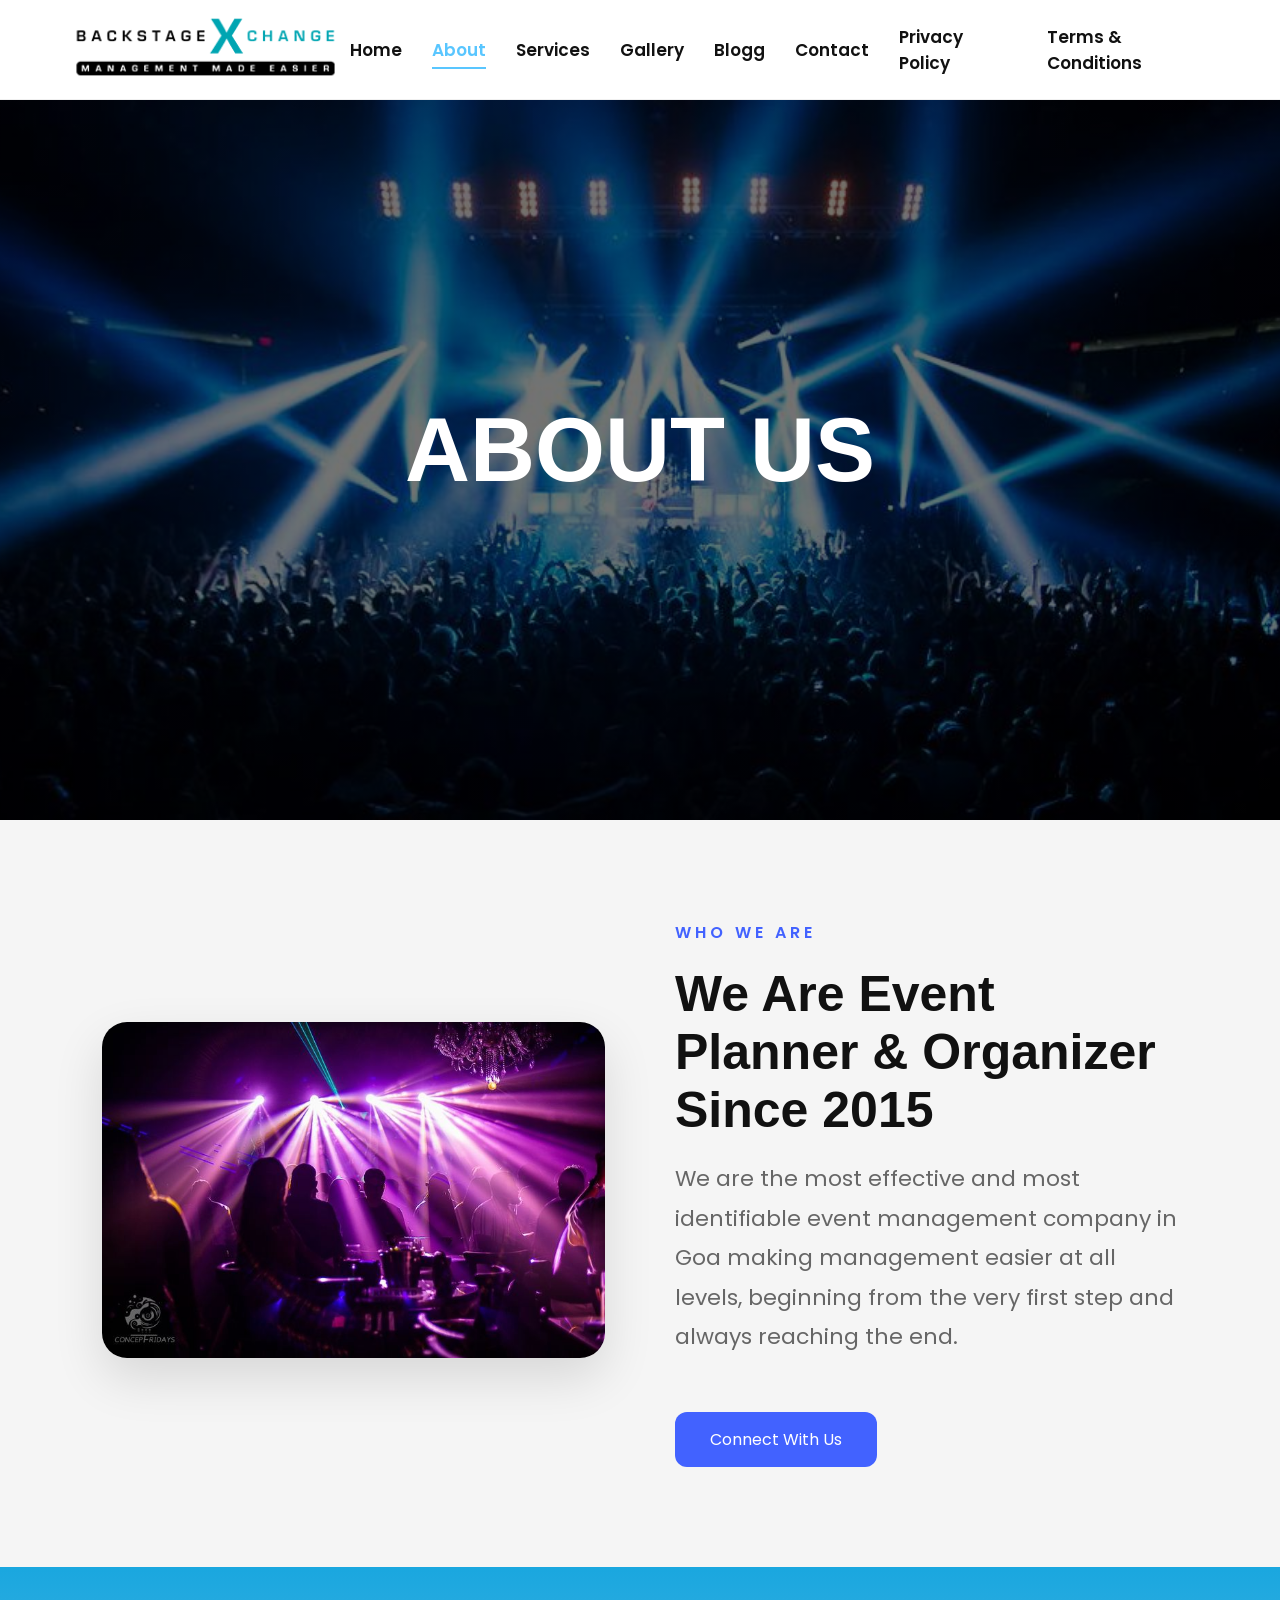
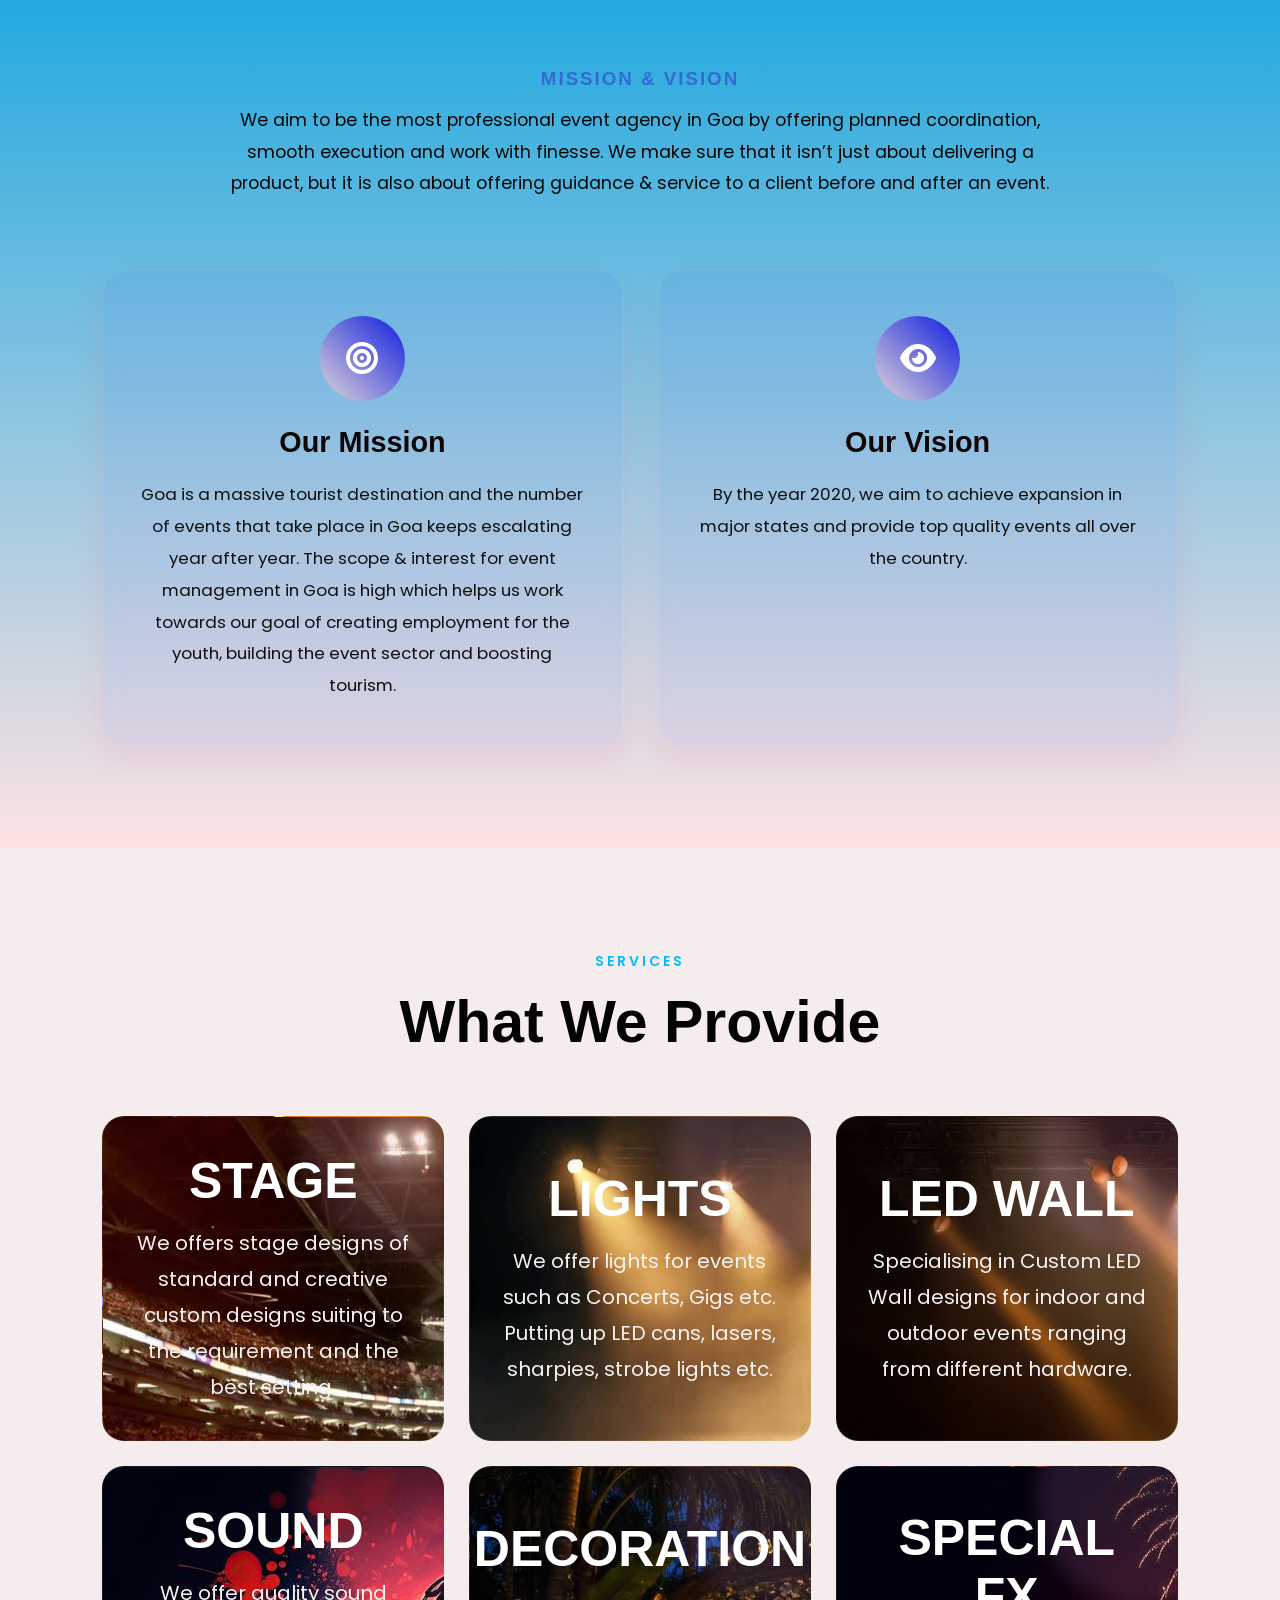
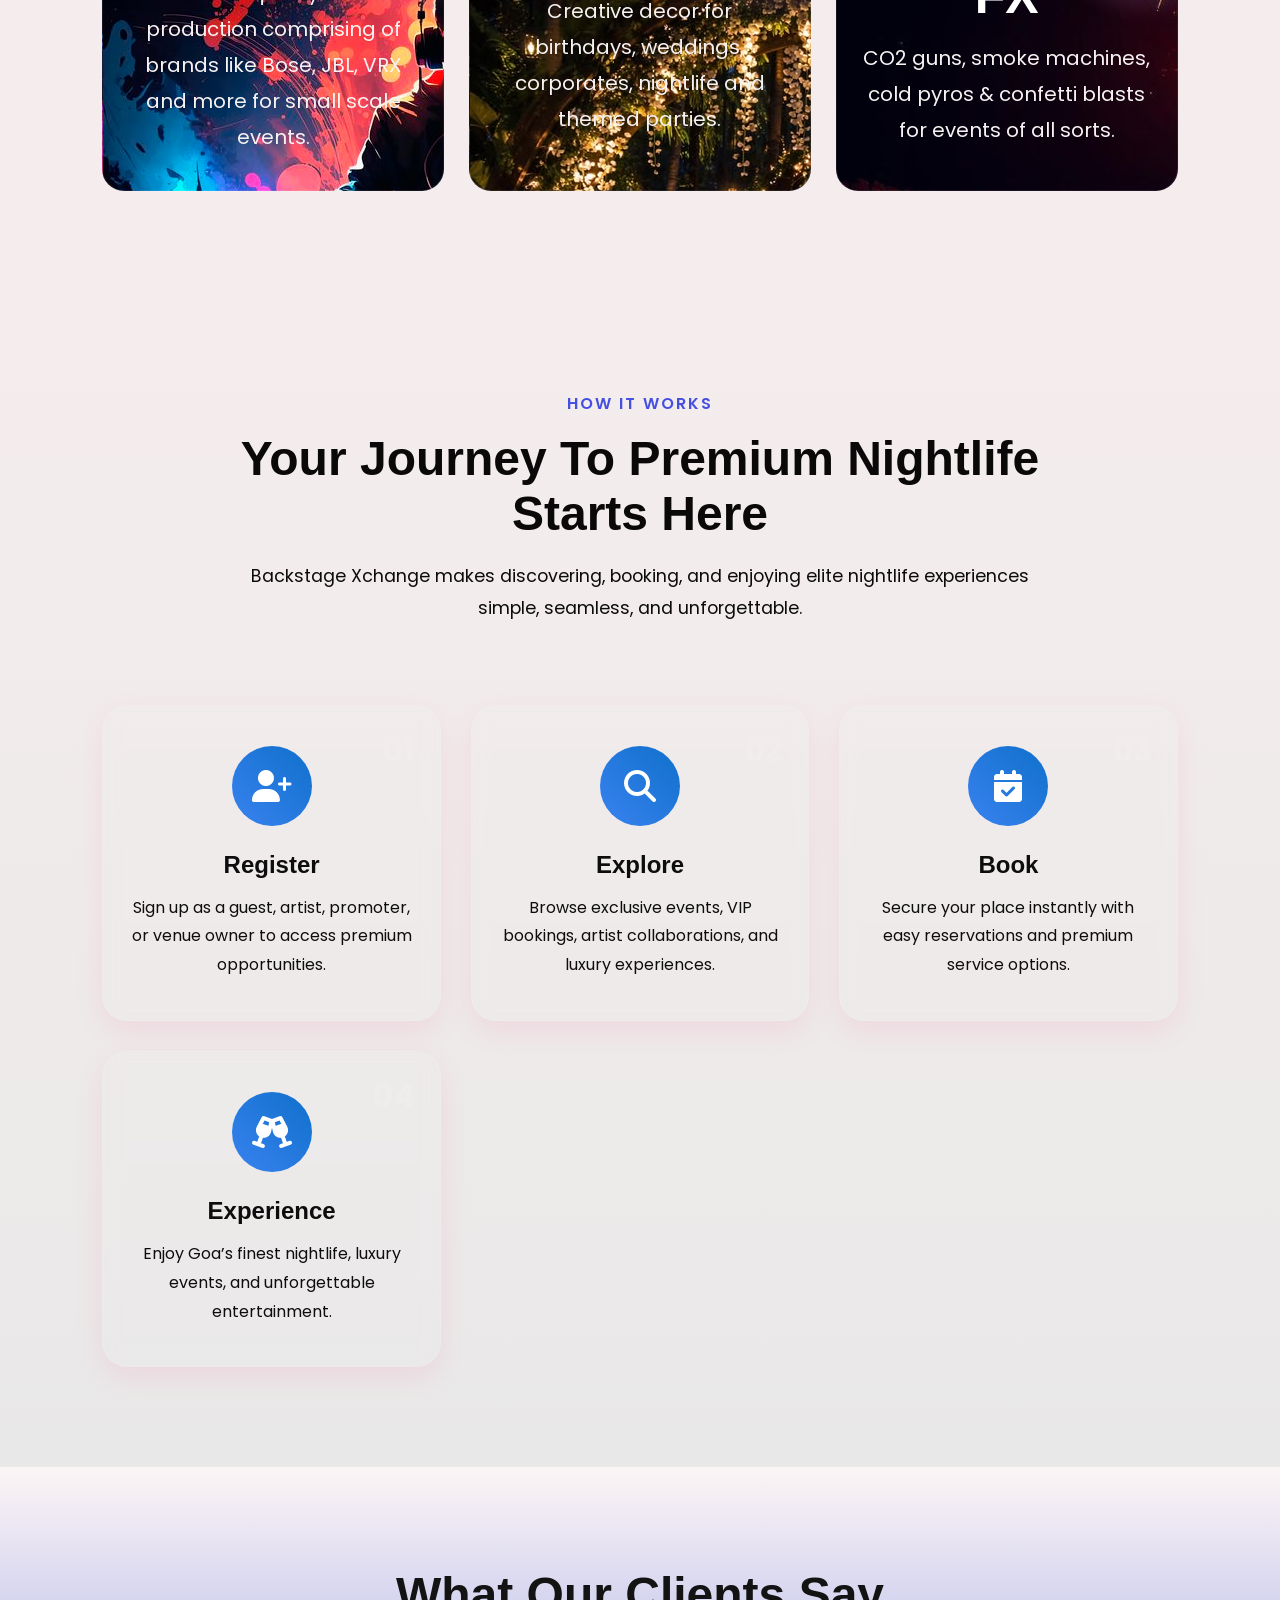
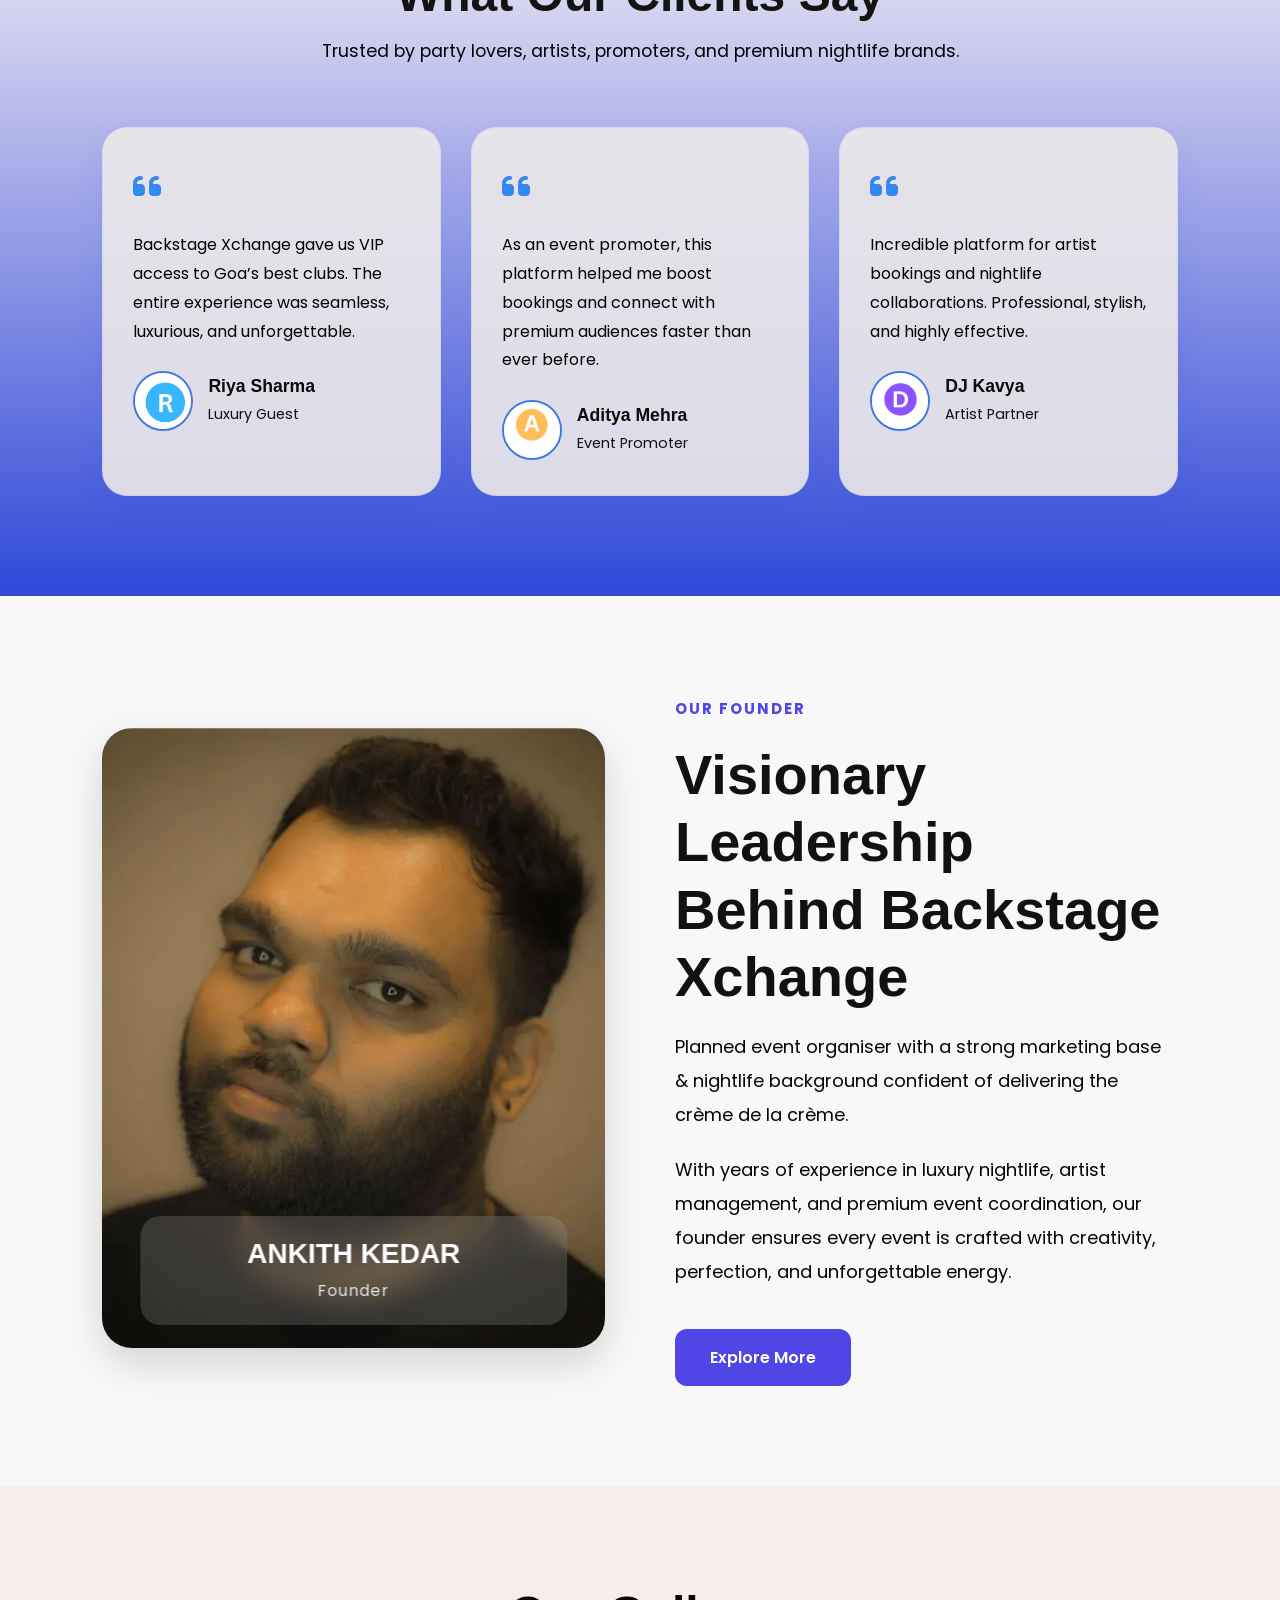
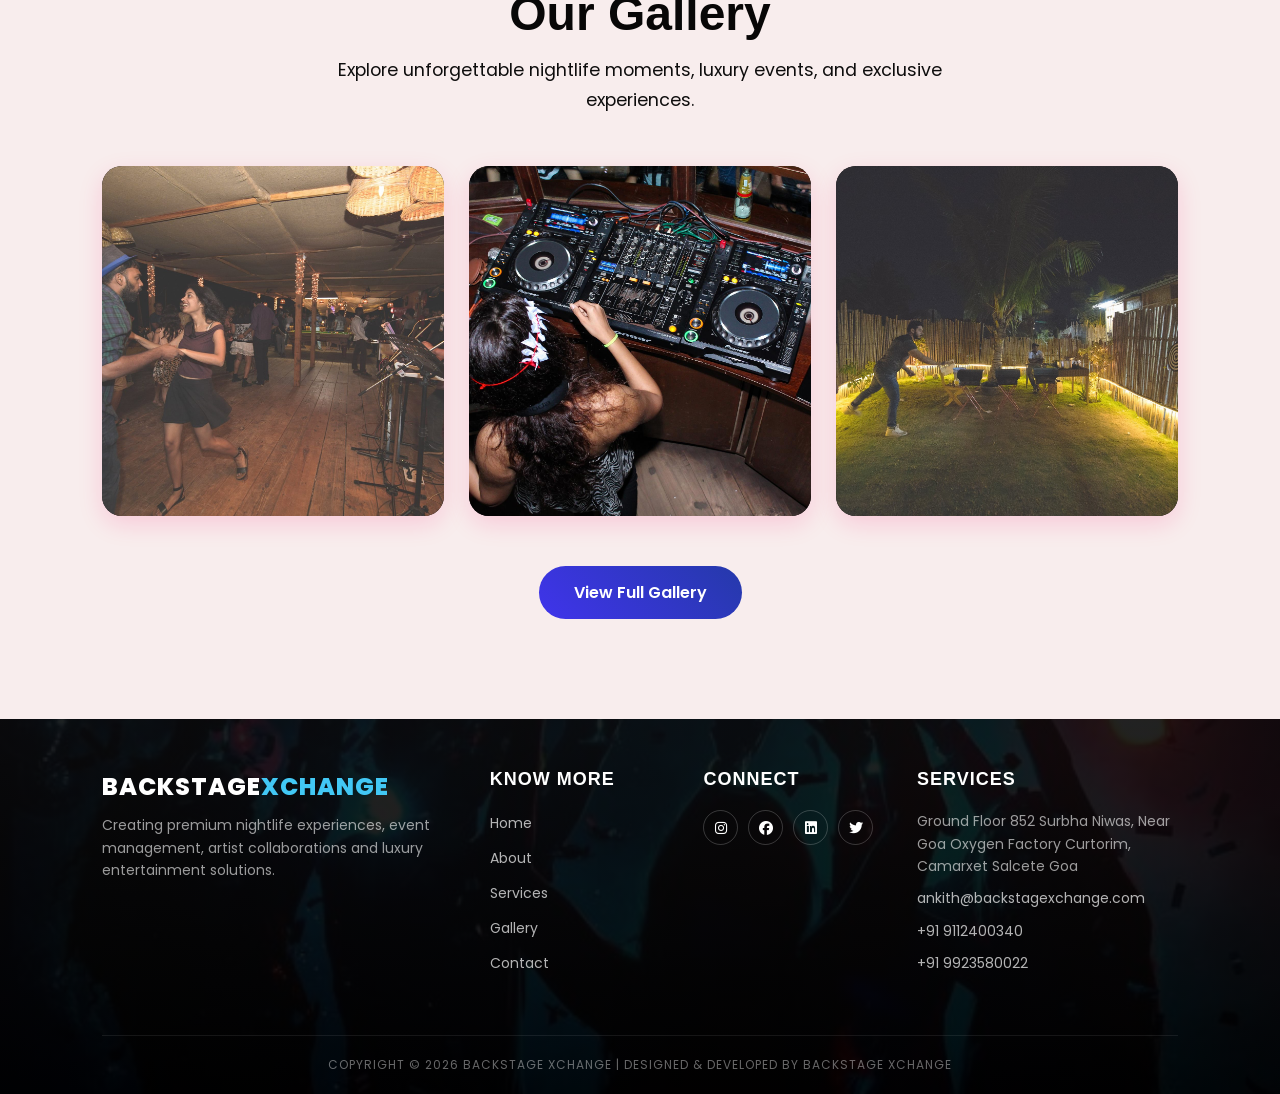
<file: about - Copy.html>
<!DOCTYPE html>
<html lang="en">

<head>
    <meta charset="UTF-8">
    <meta name="viewport" content="width=device-width, initial-scale=1.0">
    <title>About | Backstage Xchange</title>

    <link rel="stylesheet" href="about.css">
    
    <link href="https://fonts.googleapis.com/css2?family=Poppins:wght@300;400;500;600;700&display=swap" rel="stylesheet">
    <link rel="stylesheet" href="https://cdnjs.cloudflare.com/ajax/libs/font-awesome/6.5.2/css/all.min.css">
    <link href="https://api.fontshare.com/v2/css?f[]=clash-display@700&f[]=satoshi@400,500,700&display=swap" rel="stylesheet">

    <style>
        .footer {
            position: relative !important;
            background: linear-gradient(rgba(10, 10, 10, 0.9), rgba(0, 0, 0, 0.9)), url("background.png") !important;
            background-size: cover !important;
            background-position: center !important;
            padding: 50px 8% 20px !important;
            display: block !important;
            overflow: hidden !important;
        }

        .footer-container {
            display: grid !important;
            /* Column ratios adjusted to support layout restructuring */
            grid-template-columns: 2fr 1fr 1fr 1.5fr !important;
            gap: 40px !important;
            position: relative !important;
            z-index: 2 !important;
            text-align: left !important;
        }

        .footer-logo {
            color: white !important;
            font-size: 24px !important;
            font-weight: 800 !important;
            margin-bottom: 10px !important;
            letter-spacing: 1px !important;
        }
        .footer-logo span { color: #42c8f5 !important; }

        .footer-box p {
            color: rgba(255, 255, 255, 0.6) !important;
            line-height: 1.6 !important;
            font-size: 14px !important;
            margin-bottom: 10px !important;
        }

        .footer-box h3 {
            color: white !important;
            font-size: 18px !important;
            margin-bottom: 20px !important;
            font-weight: 700 !important;
            text-transform: uppercase !important;
            letter-spacing: 1px !important;
        }

        .footer-box ul { 
            list-style: none !important; 
            padding: 0 !important;
            margin: 0 !important;
        }

        .footer-box ul li { 
            margin-bottom: 10px !important; 
            list-style-type: none !important;
        }

        .footer-box ul li a,
        .footer-box p a,
        .footer a {
            text-decoration: none !important;
            color: rgba(255, 255, 255, 0.7) !important;
            font-size: 14px !important;
            transition: 0.3s !important;
            display: inline-block !important;
        }

        .footer-box ul li a:hover,
        .footer-box p a:hover,
        .footer a:hover { 
            color: #42c8f5 !important; 
            padding-left: 5px !important; 
        }
        
        /* HOVER EFFECT FOR ADDRESS */
        .address-hover {
            transition: 0.3s !important;
            cursor: default !important;
        }
        
        .address-hover:hover {
            color: #42c8f5 !important;
            padding-left: 5px !important;
        }

        .social-icons { 
            display: flex !important; 
            gap: 10px !important; 
            margin-top: 15px !important; 
            list-style: none !important;
            padding: 0 !important;
        }

        .social-icons a {
            width: 35px !important;
            height: 35px !important;
            display: flex !important;
            align-items: center !important;
            justify-content: center !important;
            border: 1px solid rgba(255, 255, 255, 0.2) !important;
            border-radius: 50% !important;
            color: white !important;
            font-size: 14px !important;
            transition: 0.3s !important;
        }

        .social-icons a i {
            color: white !important;
        }

        .social-icons a:hover { 
            background: #42c8f5 !important; 
            border-color: #42c8f5 !important; 
        }

        .footer-bottom {
            margin-top: 50px !important;
            padding-top: 20px !important;
            border-top: 1px solid rgba(255, 255, 255, 0.08) !important;
            text-align: center !important;
        }

        .footer-bottom p {
            color: rgba(255, 255, 255, 0.4) !important;
            font-size: 12px !important;
            letter-spacing: 1px !important;
            text-align: center !important;
            margin: 0 !important;
        }

        @media(max-width: 991px) {
            .footer-container { grid-template-columns: repeat(2, 1fr) !important; gap: 30px !important; }
        }
        @media(max-width: 576px) {
            .footer-container { grid-template-columns: 1fr !important; }
            .footer { padding: 40px 6% 10px !important; }
        }
    </style>
</head>

<body>

<nav class="navbar">
    <div class="logo">
        <img src="Backstage-Xchange-Logo.webp" alt="Logo">
    </div>
    <ul class="nav-links">
        <li><a href="index.html">Home</a></li>
        <li><a href="about.html" class="active">About</a></li>
        <li><a href="services.html">Services</a></li>
        <li><a href="gallery.html">Gallery</a></li>
        <li><a href="blogg.html">Blogg</a></li>
        <li><a href="contact.html">Contact</a></li>
        <li><a href="privacy policy.html">Privacy Policy</a></li>
        <li><a href="terms conditions.html">Terms & Conditions</a></li>
    </ul>
</nav>

<section class="about-hero">
    <div class="overlay"></div>
    <div class="hero-content">
        <h1>ABOUT US</h1>
    </div>
</section>

<section class="about-section">
    <div class="about-container">
        <div class="about-image">
            <img src="image.jpg" alt="About Backstage Xchange">
        </div>
        <div class="about-content">
            <span>WHO WE ARE</span>
            <h2>We Are Event Planner & Organizer Since 2015</h2>
            <p>We are the most effective and most identifiable event management company in Goa making management easier at all levels, beginning from the very first step and always reaching the end.</p>
            <a href="contact.html" class="about-btn">Connect With Us</a>
        </div>
    </div>
</section>

<section class="mission-vision" id="mission-vision">
  <div class="mv-header">
    <span class="section-tag"><h3>Mission & Vision</h3></span>
    <p>We aim to be the most professional event agency in Goa by offering planned coordination, smooth execution and work with finesse. We make sure that it isn’t just about delivering a product, but it is also about offering guidance & service to a client before and after an event.</p>
  </div>
  <div class="mv-container">
    <div class="mv-card">
      <div class="mv-icon"><i class="fas fa-bullseye"></i></div>
      <h3>Our Mission</h3>
      <p>Goa is a massive tourist destination and the number of events that take place in Goa keeps escalating year after year. The scope & interest for event management in Goa is high which helps us work towards our goal of creating employment for the youth, building the event sector and boosting tourism.</p>
    </div>
    <div class="mv-card">
      <div class="mv-icon"><i class="fas fa-eye"></i></div>
      <h3>Our Vision</h3>
      <p>By the year 2020, we aim to achieve expansion in major states and provide top quality events all over the country.</p>
    </div>
  </div>
</section>

<section class="other-services">
    <div class="section-title">
        <span> SERVICES</span>
        <h2>What We Provide</h2>
    </div>
    <div class="other-grid">
        <div class="other-card1">
            <div class="card-bg"></div>
            <h3>STAGE</h3>
            <p>We offers stage designs of standard and creative custom designs suiting to the requirement and the best setting.</p>
        </div>
        <div class="other-card2">
            <div class="card-bg"></div>
            <h3>LIGHTS</h3>
            <p>We offer lights for events such as Concerts, Gigs etc. Putting up LED cans, lasers, sharpies, strobe lights etc.</p>
        </div>
        <div class="other-card3">
            <div class="card-bg"></div>
            <h3>LED WALL</h3>
            <p>Specialising in Custom LED Wall designs for indoor and outdoor events ranging from different hardware.</p>
        </div>
        <div class="other-card4">
            <div class="card-bg"></div>
            <h3>SOUND</h3>
            <p>We offer quality sound production comprising of brands like Bose, JBL, VRX and more for small scale events.</p>
        </div>
        <div class="other-card5">
            <div class="card-bg"></div>
            <h3>DECORATION</h3>
            <p>Creative decor for birthdays, weddings, corporates, nightlife and themed parties.</p>
        </div>
        <div class="other-card6">
            <div class="card-bg"></div>
            <h3>SPECIAL FX</h3>
            <p>CO2 guns, smoke machines, cold pyros & confetti blasts for events of all sorts.</p>
        </div>
    </div>
</section>

<section class="process-section" id="process">
  <div class="process-header">
    <span class="section-tag">How It Works</span>
    <h2>Your Journey To Premium Nightlife Starts Here</h2>
    <p>Backstage Xchange makes discovering, booking, and enjoying elite nightlife experiences simple, seamless, and unforgettable.</p>
  </div>
  <div class="process-container">
    <div class="process-step">
      <div class="step-number">01</div>
      <div class="step-icon"><i class="fas fa-user-plus"></i></div>
      <h3>Register</h3>
      <p>Sign up as a guest, artist, promoter, or venue owner to access premium opportunities.</p>
    </div>
    <div class="process-step">
      <div class="step-number">02</div>
      <div class="step-icon"><i class="fas fa-search"></i></div>
      <h3>Explore</h3>
      <p>Browse exclusive events, VIP bookings, artist collaborations, and luxury experiences.</p>
    </div>
    <div class="process-step">
      <div class="step-number">03</div>
      <div class="step-icon"><i class="fas fa-calendar-check"></i></div>
      <h3>Book</h3>
      <p>Secure your place instantly with easy reservations and premium service options.</p>
    </div>
    <div class="process-step">
      <div class="step-number">04</div>
      <div class="step-icon"><i class="fas fa-glass-cheers"></i></div>
      <h3>Experience</h3>
      <p>Enjoy Goa’s finest nightlife, luxury events, and unforgettable entertainment.</p>
    </div>
  </div>
</section>

<section class="testimonials" id="testimonials">
  <h2>What Our Clients Say</h2>
  <p class="testimonial-subtitle">Trusted by party lovers, artists, promoters, and premium nightlife brands.</p>
  <div class="testimonial-container">
    <div class="testimonial-card">
      <div class="quote-icon"><i class="fas fa-quote-left"></i></div>
      <p>Backstage Xchange gave us VIP access to Goa’s best clubs. The entire experience was seamless, luxurious, and unforgettable.</p>
      <div class="client-info">
        <img src="client.png" alt="Client 1">
        <div>
          <h3>Riya Sharma</h3>
          <span>Luxury Guest</span>
        </div>
      </div>
    </div>
    <div class="testimonial-card">
      <div class="quote-icon"><i class="fas fa-quote-left"></i></div>
      <p>As an event promoter, this platform helped me boost bookings and connect with premium audiences faster than ever before.</p>
      <div class="client-info">
        <img src="client2.png" alt="Client 2">
        <div>
          <h3>Aditya Mehra</h3>
          <span>Event Promoter</span>
        </div>
      </div>
    </div>
    <div class="testimonial-card">
      <div class="quote-icon"><i class="fas fa-quote-left"></i></div>
      <p>Incredible platform for artist bookings and nightlife collaborations. Professional, stylish, and highly effective.</p>
      <div class="client-info">
        <img src="client3.png" alt="Client 3">
        <div>
          <h3>DJ Kavya</h3>
          <span>Artist Partner</span>
        </div>
      </div>
    </div>
  </div>
</section>

<section class="founder-section">
    <div class="founder-container">
        <div class="founder-image">
            <img src="founder.png" alt="Founder">
            <div class="founder-name-card">
                <h3>ANKITH KEDAR</h3>
                <span>Founder</span>
            </div>
        </div>
        <div class="founder-content">
            <span class="founder-subtitle">OUR FOUNDER</span>
            <h2>Visionary Leadership <br>Behind Backstage Xchange</h2>
            <p>Planned event organiser with a strong marketing base & nightlife background confident of delivering the crème de la crème.</p>
            <p>With years of experience in luxury nightlife, artist management, and premium event coordination, our founder ensures every event is crafted with creativity, perfection, and unforgettable energy.</p>
            <a href="#" class="founder-btn">Explore More</a>
        </div>
    </div>
</section>

<section class="gallery-section" id="gallery">
  <h2>Our Gallery</h2>
  <p class="gallery-subtitle">Explore unforgettable nightlife moments, luxury events, and exclusive experiences.</p>
  <div class="gallery-grid">
    <div class="gallery-item"><img src="pc1.png" alt="Gallery Image 1"></div>
    <div class="gallery-item"><img src="pc2.png" alt="Gallery Image 2"></div>
    <div class="gallery-item"><img src="pc3.png" alt="Gallery Image 3"></div>
  </div>
  <div class="gallery-btn">
    <a href="gallery.html" class="btn">View Full Gallery</a>
  </div>
</section>

<footer class="footer">
    <div class="footer-overlay"></div>
    <div class="footer-container">
        
        <div class="footer-box">
            <div class="footer-logo">BACKSTAGE<span>XCHANGE</span></div>
            <p>Creating premium nightlife experiences, event management, artist collaborations and luxury entertainment solutions.</p>
        </div>

        <div class="footer-box">
            <h3>Know More</h3>
            <ul>
                <li><a href="index.html">Home</a></li>
                <li><a href="about.html">About</a></li>
                <li><a href="services.html">Services</a></li>
                <li><a href="gallery.html">Gallery</a></li>
                <li><a href="contact.html">Contact</a></li>
            </ul>
        </div>

        <div class="footer-box">
            <h3>Connect</h3>
            <div class="social-icons">
                <a href="#"><i class="fab fa-instagram"></i></a>
                <a href="#"><i class="fab fa-facebook"></i></a>
                <a href="#"><i class="fab fa-linkedin"></i></a>
                <a href="#"><i class="fab fa-twitter"></i></a>
            </div>
        </div>

        <div class="footer-box">
            <h3>Services</h3>
            <p class="address-hover">Ground Floor 852 Surbha Niwas, Near Goa Oxygen Factory Curtorim, Camarxet Salcete Goa</p>
            <p><a href="mailto:ankith@backstagexchange.com" style="color: rgba(255, 255, 255, 0.7); text-decoration: none;">ankith@backstagexchange.com</a></p>
            <p><a href="tel:+919112400340" style="color: rgba(255, 255, 255, 0.7); text-decoration: none;">+91 9112400340</a></p>
            <p><a href="tel:+919923580022" style="color: rgba(255, 255, 255, 0.7); text-decoration: none;">+91 9923580022</a></p>
        </div>

    </div>

    <div class="footer-bottom">
        <p>COPYRIGHT &copy; 2026 BACKSTAGE XCHANGE | DESIGNED & DEVELOPED BY BACKSTAGE XCHANGE</p>
    </div>
</footer>

<script src="script.js"></script>
</body>
</html>
</file>
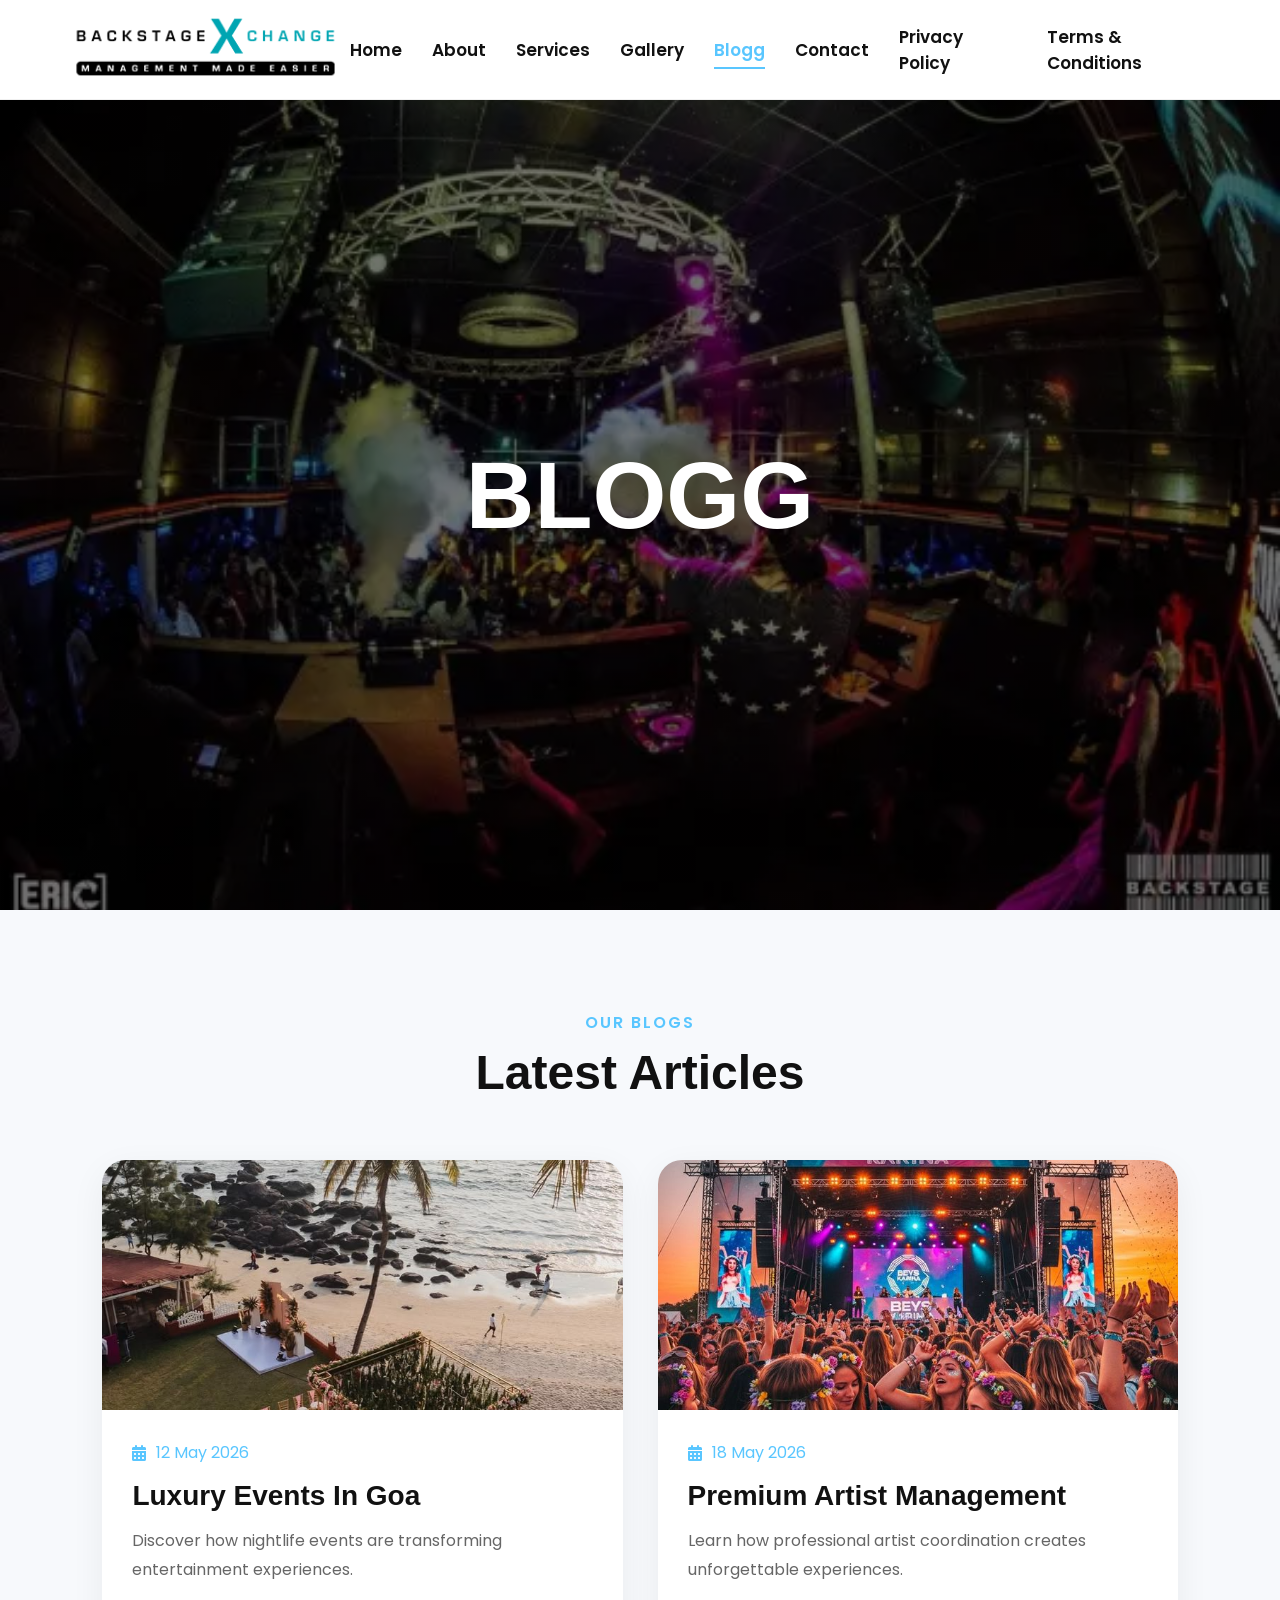
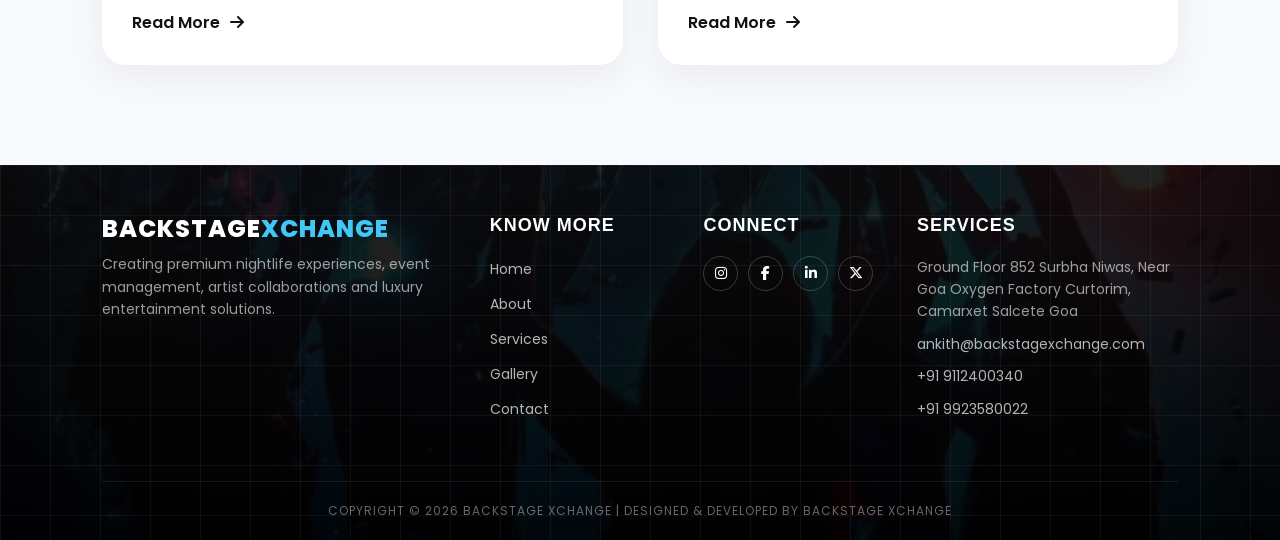
<file: blogg.html>
<!DOCTYPE html>
<html lang="en">

<head>
    <meta charset="UTF-8">
    <meta name="viewport" content="width=device-width, initial-scale=1.0">
    <title>Events | Backstage Xchange</title>

    <link rel="stylesheet" href="blogg.css">
    <link href="https://fonts.googleapis.com/css2?family=Poppins:wght@300;400;500;600;700&display=swap" rel="stylesheet">
    <link rel="stylesheet" href="https://cdnjs.cloudflare.com/ajax/libs/font-awesome/6.5.2/css/all.min.css">
    <link href="https://api.fontshare.com/v2/css?f[]=clash-display@700&f[]=satoshi@400,500,700&display=swap" rel="stylesheet">

    <style>
        .footer {
            position: relative !important;
            background: linear-gradient(rgba(10, 10, 10, 0.9), rgba(0, 0, 0, 0.9)), url("background.png") !important;
            background-size: cover !important;
            background-position: center !important;
            padding: 50px 8% 20px !important;
            display: block !important;
            overflow: hidden !important;
        }
        .footer-container {
            display: grid !important;
            /* Balanced configuration for the updated structure */
            grid-template-columns: 2fr 1fr 1fr 1.5fr !important;
            gap: 40px !important;
            position: relative !important;
            z-index: 2 !important;
            text-align: left !important;
        }
        .footer-logo { color: white !important; font-size: 24px !important; font-weight: 800 !important; margin-bottom: 10px !important; letter-spacing: 1px !important; }
        .footer-logo span { color: #42c8f5 !important; }
        .footer-box p { color: rgba(255, 255, 255, 0.6) !important; line-height: 1.6 !important; font-size: 14px !important; margin-bottom: 10px !important; }
        .footer-box h3 { color: white !important; font-size: 18px !important; margin-bottom: 20px !important; font-weight: 700 !important; text-transform: uppercase !important; letter-spacing: 1px !important; }
        .footer-box ul { list-style: none !important; padding: 0 !important; margin: 0 !important; }
        .footer-box ul li { margin-bottom: 10px !important; list-style-type: none !important; }
        .footer-box ul li a, .footer-box p a, .footer a { text-decoration: none !important; color: rgba(255, 255, 255, 0.7) !important; font-size: 14px !important; transition: 0.3s !important; display: inline-block !important; }
        .footer-box ul li a:hover, .footer-box p a:hover, .footer a:hover { color: #42c8f5 !important; padding-left: 5px !important; }
        
        /* HOVER EFFECT FOR ADDRESS */
        .address-hover {
            transition: 0.3s !important;
            cursor: default !important;
        }
        .address-hover:hover {
            color: #42c8f5 !important;
            padding-left: 5px !important;
        }
        
        .social-icons { display: flex !important; gap: 10px !important; margin-top: 15px !important; list-style: none !important; padding: 0 !important; }
        .social-icons a { width: 35px !important; height: 35px !important; display: flex !important; align-items: center !important; justify-content: center !important; border: 1px solid rgba(255, 255, 255, 0.2) !important; border-radius: 50% !important; color: white !important; font-size: 14px !important; transition: 0.3s !important; }
        .social-icons a:hover { background: #42c8f5 !important; border-color: #42c8f5 !important; }
        
        .footer-bottom { margin-top: 50px !important; padding-top: 20px !important; border-top: 1px solid rgba(255, 255, 255, 0.08) !important; text-align: center !important; }
        .footer-bottom p { color: rgba(255, 255, 255, 0.4) !important; font-size: 12px !important; letter-spacing: 1px !important; text-align: center !important; margin: 0 !important; }
        @media(max-width: 991px) { .footer-container { grid-template-columns: repeat(2, 1fr) !important; gap: 30px !important; } }
        @media(max-width: 576px) { .footer-container { grid-template-columns: 1fr !important; } }
    </style>
</head>

<body>

<nav class="navbar">
    <div class="logo"><img src="Backstage-Xchange-Logo.webp" alt="Logo"></div>
    <ul class="nav-links">
        <li><a href="index.html">Home</a></li>
        <li><a href="about.html">About</a></li>
        <li><a href="services.html">Services</a></li>
        <li><a href="gallery.html">Gallery</a></li>
        <li><a href="blogg.html" class="active">Blogg</a></li>
        <li><a href="contact.html">Contact</a></li>
        <li><a href="privacy policy.html">Privacy Policy</a></li>
        <li><a href="terms conditions.html">Terms & Conditions</a></li>
    </ul>
</nav>

<section class="events-hero">
    <div class="overlay"></div>
    <div class="hero-content"><h1>BLOGG</h1></div>
</section>

<section class="blog-section">
    <div class="blog-heading">
        <span>OUR BLOGS</span>
        <h2>Latest Articles</h2>
    </div>
    <div class="blog-container">
        <div class="blog-card">
            <div class="blog-image"><img src="blog1.png" alt=""></div>
            <div class="blog-content">
                <div class="blog-date"><i class="fa-solid fa-calendar-days"></i> <span>12 May 2026</span></div>
                <h3>Luxury Events In Goa</h3>
                <p>Discover how nightlife events are transforming entertainment experiences.</p>
                <button class="read-more-btn" data-title="Luxury Events In Goa" data-text="Luxury nightlife events in Goa are evolving rapidly with premium stage setups, immersive LED experiences, celebrity appearances and curated entertainment. Backstage Xchange delivers high-end nightlife productions with creative concepts, advanced sound systems and flawless execution.">Read More <i class="fa-solid fa-arrow-right"></i></button>
            </div>
        </div>
        <div class="blog-card">
            <div class="blog-image"><img src="blog2.png" alt=""></div>
            <div class="blog-content">
                <div class="blog-date"><i class="fa-solid fa-calendar-days"></i> <span>18 May 2026</span></div>
                <h3>Premium Artist Management</h3>
                <p>Learn how professional artist coordination creates unforgettable experiences.</p>
                <button class="read-more-btn" data-title="Premium Artist Management" data-text="Professional artist management requires detailed planning, coordination, scheduling and backstage execution. Backstage Xchange specializes in managing premium artists and entertainment experiences for large scale events.">Read More <i class="fa-solid fa-arrow-right"></i></button>
            </div>
        </div>
    </div>
</section>

<div class="blog-popup" id="blogPopup">
    <div class="popup-box">
        <span class="close-popup">&times;</span>
        <h2 id="popupTitle"></h2>
        <p id="popupText"></p>
    </div>
</div>

<footer class="footer">
    <div class="footer-overlay"></div>
    <div class="footer-container">
        
        <div class="footer-box">
            <div class="footer-logo">BACKSTAGE<span>XCHANGE</span></div>
            <p>Creating premium nightlife experiences, event management, artist collaborations and luxury entertainment solutions.</p>
        </div>
        
        <div class="footer-box">
           <h3>Know More</h3>
            <ul>
                <li><a href="index.html">Home</a></li>
                <li><a href="about.html">About</a></li>
                <li><a href="services.html">Services</a></li>
                <li><a href="gallery.html">Gallery</a></li>
                <li><a href="contact.html">Contact</a></li>
            </ul>
        </div>
        
        <div class="footer-box">
            <h3>Connect</h3>
            <div class="social-icons">
                <a href="#"><i class="fab fa-instagram"></i></a>
                <a href="#"><i class="fab fa-facebook-f"></i></a>
                <a href="#"><i class="fab fa-linkedin-in"></i></a>
                <a href="#"><i class="fab fa-x-twitter"></i></a>
            </div>
        </div>
        
        <div class="footer-box">
            <h3>Services</h3>
            <p class="address-hover">Ground Floor 852 Surbha Niwas, Near Goa Oxygen Factory Curtorim, Camarxet Salcete Goa</p>
            <p><a href="mailto:ankith@backstagexchange.com" style="color: rgba(255, 255, 255, 0.7); text-decoration: none;">ankith@backstagexchange.com</a></p>
            <p><a href="tel:+919112400340" style="color: rgba(255, 255, 255, 0.7); text-decoration: none;">+91 9112400340</a></p>
            <p><a href="tel:+919923580022" style="color: rgba(255, 255, 255, 0.7); text-decoration: none;">+91 9923580022</a></p>
        </div>
        
    </div>
    <div class="footer-bottom">
        <p>COPYRIGHT &copy; 2026 BACKSTAGE XCHANGE | DESIGNED & DEVELOPED BY BACKSTAGE XCHANGE</p>
    </div>
</footer>

<script src="script.js" defer></script>
<script src="blogg.js" defer></script>
</body>
</html>
</file>
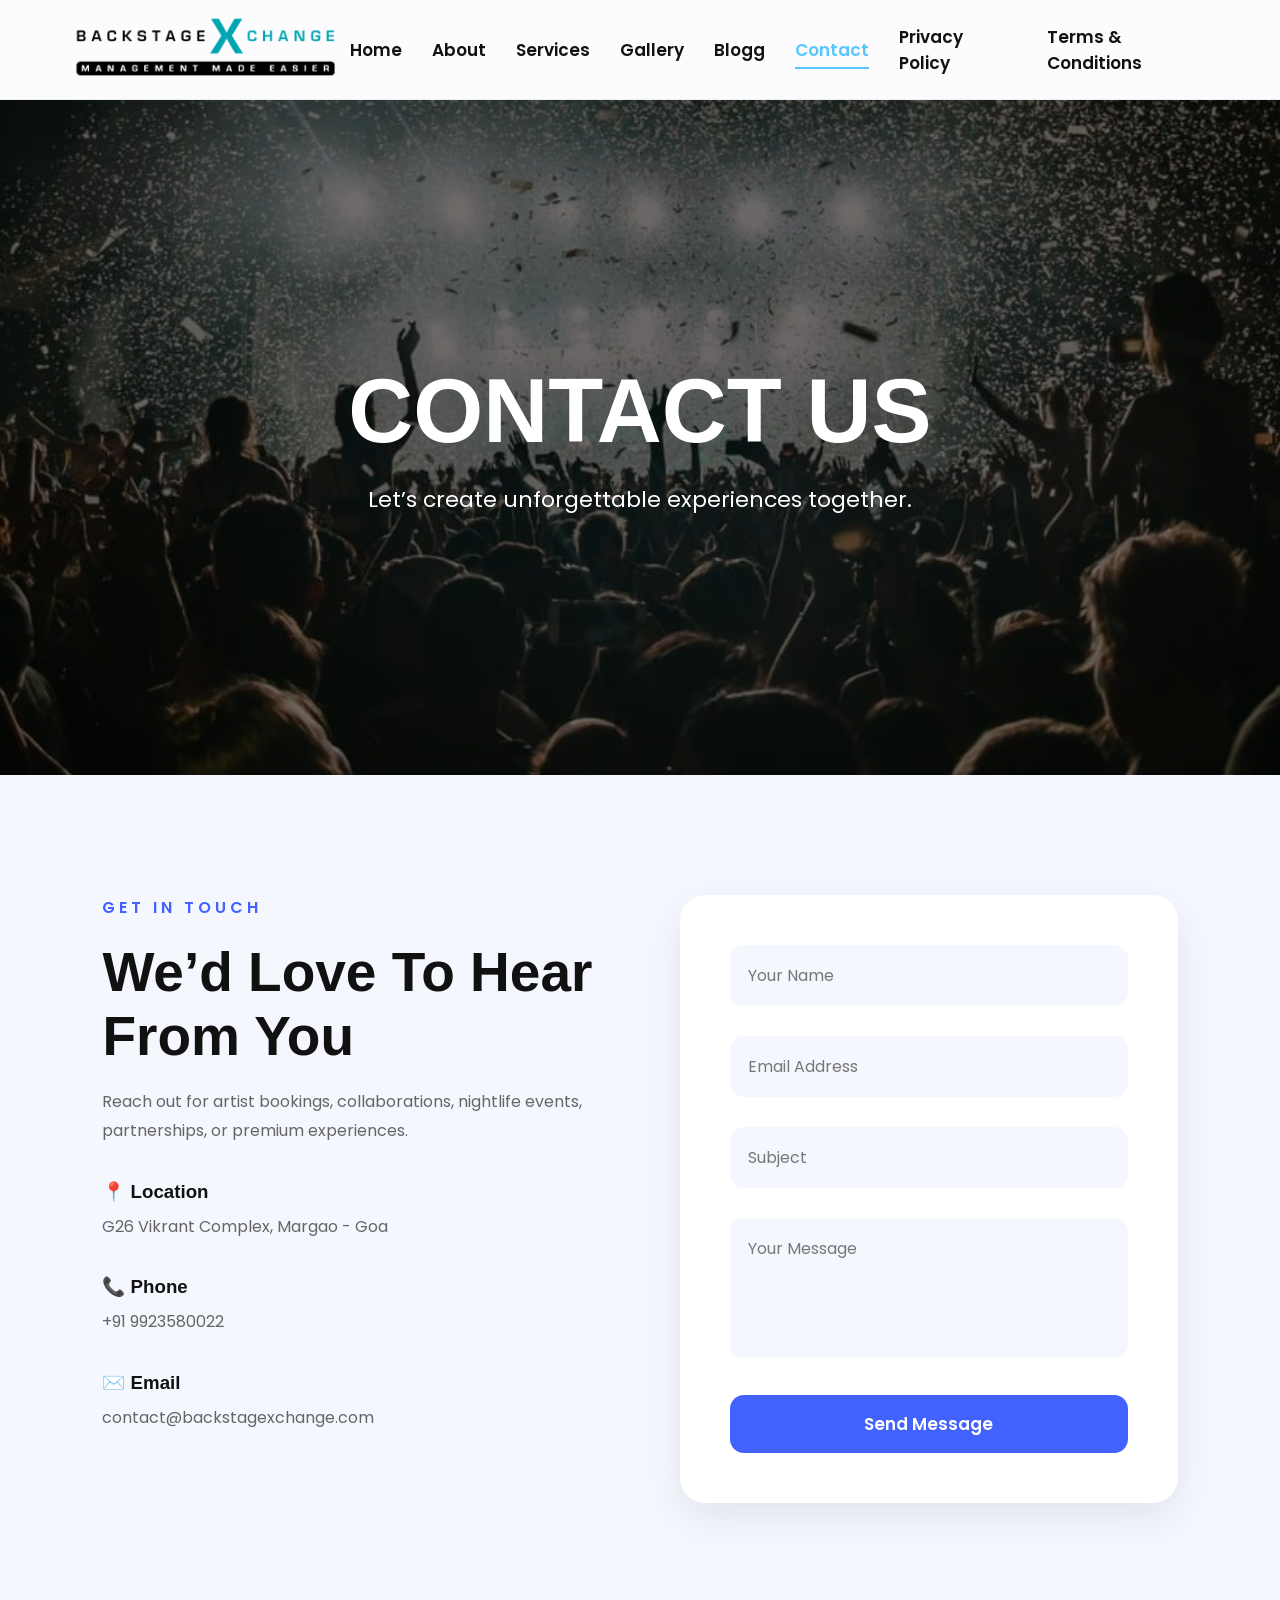
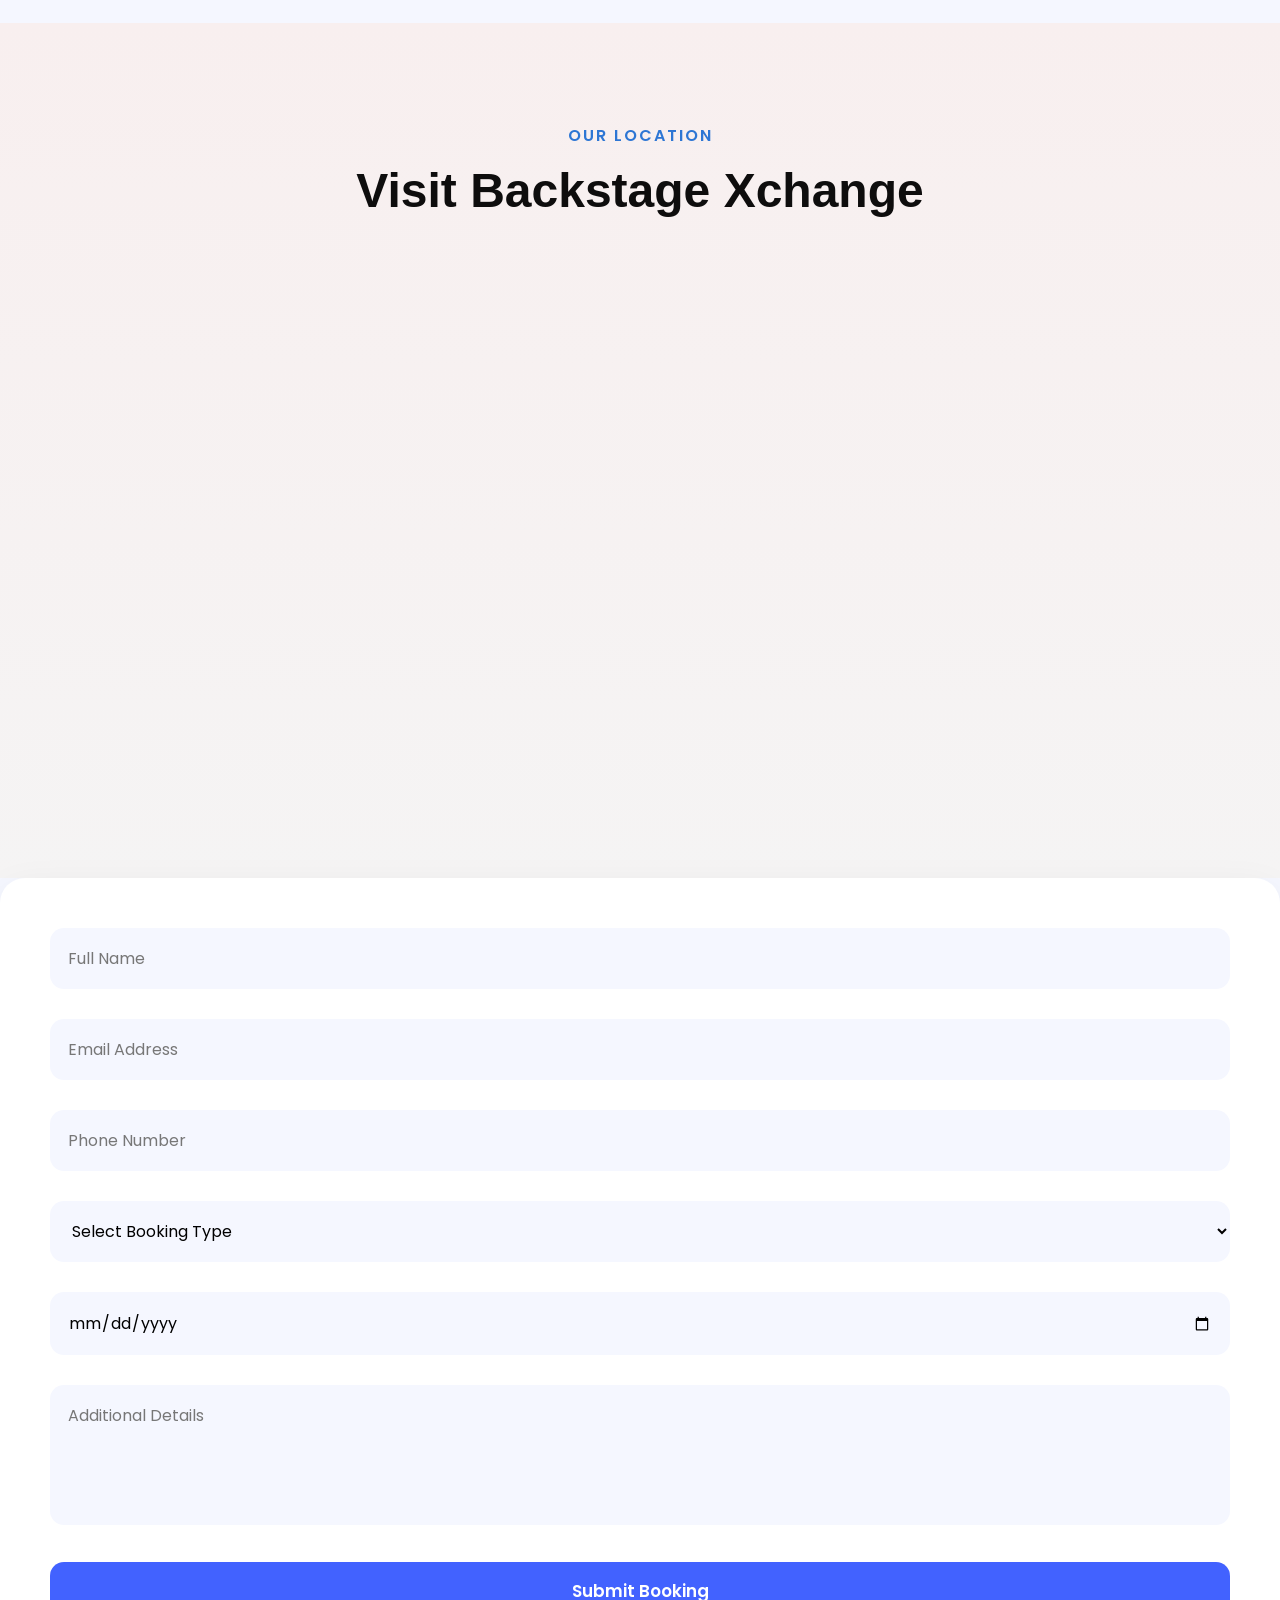
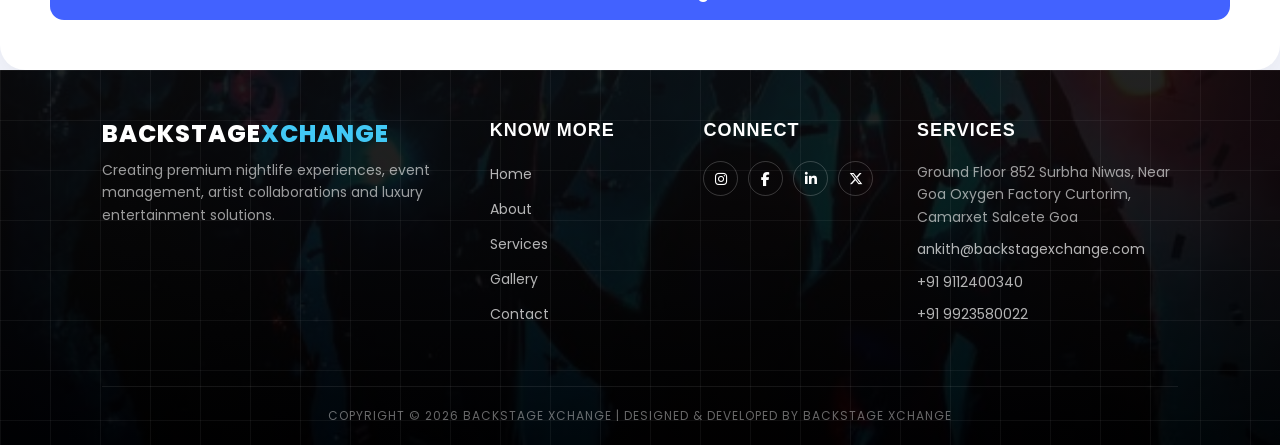
<file: contact.html>
<!DOCTYPE html>
<html lang="en">

<head>
    <meta charset="UTF-8">
    <meta name="viewport" content="width=device-width, initial-scale=1.0">
    <title>Contact | Backstage Xchange</title>

    <link rel="stylesheet" href="contact.css">
    <link href="https://fonts.googleapis.com/css2?family=Poppins:wght@300;400;500;600;700&display=swap" rel="stylesheet">
    <link rel="stylesheet" href="https://cdnjs.cloudflare.com/ajax/libs/font-awesome/6.5.2/css/all.min.css">
    <link href="https://api.fontshare.com/v2/css?f[]=clash-display@700&f[]=satoshi@400,500,700&display=swap" rel="stylesheet">
    
    <style>
        .footer {
            position: relative !important;
            background: linear-gradient(rgba(10, 10, 10, 0.9), rgba(0, 0, 0, 0.9)), url("background.png") !important;
            background-size: cover !important;
            background-position: center !important;
            padding: 50px 8% 20px !important;
            display: block !important;
            overflow: hidden !important;
        }
        .footer-container {
            display: grid !important;
            /* Explicitly set column widths to balance out the layout order changes */
            grid-template-columns: 2fr 1fr 1fr 1.5fr !important;
            gap: 40px !important;
            position: relative !important;
            z-index: 2 !important;
            text-align: left !important;
        }
        .footer-logo { color: white !important; font-size: 24px !important; font-weight: 800 !important; margin-bottom: 10px !important; letter-spacing: 1px !important; }
        .footer-logo span { color: #42c8f5 !important; }
        .footer-box p { color: rgba(255, 255, 255, 0.6) !important; line-height: 1.6 !important; font-size: 14px !important; margin-bottom: 10px !important; }
        .footer-box h3 { color: white !important; font-size: 18px !important; margin-bottom: 20px !important; font-weight: 700 !important; text-transform: uppercase !important; letter-spacing: 1px !important; }
        .footer-box ul { list-style: none !important; padding: 0 !important; margin: 0 !important; }
        .footer-box ul li { margin-bottom: 10px !important; list-style-type: none !important; }
        .footer-box ul li a, .footer-box p a, .footer a { text-decoration: none !important; color: rgba(255, 255, 255, 0.7) !important; font-size: 14px !important; transition: 0.3s !important; display: inline-block !important; }
        .footer-box ul li a:hover, .footer-box p a:hover, .footer a:hover { color: #42c8f5 !important; padding-left: 5px !important; }
        
        /* HOVER EFFECT FOR ADDRESS */
        .address-hover {
            transition: 0.3s !important;
            cursor: default !important;
        }
        .address-hover:hover {
            color: #42c8f5 !important;
            padding-left: 5px !important;
        }

        .social-icons { display: flex !important; gap: 10px !important; margin-top: 15px !important; list-style: none !important; padding: 0 !important; }
        .social-icons a { width: 35px !important; height: 35px !important; display: flex !important; align-items: center !important; justify-content: center !important; border: 1px solid rgba(255, 255, 255, 0.2) !important; border-radius: 50% !important; color: white !important; font-size: 14px !important; transition: 0.3s !important; }
        .social-icons a:hover { background: #42c8f5 !important; border-color: #42c8f5 !important; }
        
        .footer-bottom { margin-top: 50px !important; padding-top: 20px !important; border-top: 1px solid rgba(255, 255, 255, 0.08) !important; text-align: center !important; }
        .footer-bottom p { color: rgba(255, 255, 255, 0.4) !important; font-size: 12px !important; letter-spacing: 1px !important; text-align: center !important; margin: 0 !important; }
        @media(max-width: 991px) { .footer-container { grid-template-columns: repeat(2, 1fr) !important; gap: 30px !important; } }
        @media(max-width: 576px) { .footer-container { grid-template-columns: 1fr !important; } .footer { padding: 40px 6% 10px !important; } }
    </style>
</head>

<body>

<nav class="navbar">
    <div class="logo"><img src="Backstage-Xchange-Logo.webp" alt="Logo"></div>
    <ul class="nav-links">
        <li><a href="index.html">Home</a></li>
        <li><a href="about.html">About</a></li>
        <li><a href="services.html">Services</a></li>
        <li><a href="gallery.html">Gallery</a></li>
        <li><a href="blogg.html">Blogg</a></li>
        <li><a href="contact.html" class="active">Contact</a></li>
        <li><a href="privacy policy.html">Privacy Policy</a></li>
        <li><a href="terms conditions.html">Terms & Conditions</a></li>
    </ul>
</nav>

<section class="contact-hero">
    <div class="overlay"></div>
    <div class="hero-content">
        <h1>CONTACT US</h1>
        <p>Let’s create unforgettable experiences together.</p>
    </div>
</section>

<section class="contact-section">
    <div class="contact-info">
        <span>GET IN TOUCH</span>
        <h2>We’d Love To Hear From You</h2>
        <p>Reach out for artist bookings, collaborations, nightlife events, partnerships, or premium experiences.</p>
        <div class="info-box"><h3>📍 Location</h3><p>G26 Vikrant Complex, Margao - Goa</p></div>
        <div class="info-box"><h3>📞 Phone</h3><p>+91 9923580022</p></div>
        <div class="info-box"><h3>✉️ Email</h3><p>contact@backstagexchange.com</p></div>
    </div>
    <div class="contact-form-container">
        <form id="contactForm">
            <div class="input-group"><input type="text" id="name" required><label>Your Name</label></div>
            <div class="input-group"><input type="email" id="email" required><label>Email Address</label></div>
            <div class="input-group"><input type="text" id="subject" required><label>Subject</label></div>
            <div class="input-group textarea-group"><textarea id="message" required></textarea><label>Your Message</label></div>
            <button type="submit">Send Message</button>
        </form>
    </div>
</section>

<section class="map-section" id="location">
    <div class="map-header">
        <span class="section-tag">Our Location</span>
        <h2>Visit Backstage Xchange</h2>
    </div>
    <div class="map-container">
        <iframe src="https://www.google.com/maps/embed" allowfullscreen loading="lazy"></iframe>
    </div>
</section>

<section class="booking" id="booking">
    <div class="booking-form-container">
        <form id="bookingForm">
            <div class="input-group"><input type="text" required><label>Full Name</label></div>
            <div class="input-group"><input type="email" required><label>Email Address</label></div>
            <div class="input-group"><input type="tel" required><label>Phone Number</label></div>
            <div class="input-group"><select required><option value="" disabled selected>Select Booking Type</option><option>VIP Event</option><option>Artist Booking</option><option>Night Club Entry</option><option>Luxury Party</option><option>Private Event</option></select></div>
            <div class="input-group"><input type="date" required></div>
            <div class="input-group textarea-group"><textarea required></textarea><label>Additional Details</label></div>
            <button type="submit">Submit Booking</button>
        </form>
    </div>
</section>

<footer class="footer">
    <div class="footer-overlay"></div>
    <div class="footer-container">
        
        <div class="footer-box">
            <div class="footer-logo">BACKSTAGE<span>XCHANGE</span></div>
            <p>Creating premium nightlife experiences, event management, artist collaborations and luxury entertainment solutions.</p>
        </div>
        
        <div class="footer-box">
           <h3>Know More</h3>
            <ul>
                <li><a href="index.html">Home</a></li>
                <li><a href="about.html">About</a></li>
                <li><a href="services.html">Services</a></li>
                <li><a href="gallery.html">Gallery</a></li>
                <li><a href="contact.html">Contact</a></li>
            </ul>
        </div>
        
        <div class="footer-box">
            <h3>Connect</h3>
            <div class="social-icons">
                <a href="#"><i class="fab fa-instagram"></i></a>
                <a href="#"><i class="fab fa-facebook-f"></i></a>
                <a href="#"><i class="fab fa-linkedin-in"></i></a>
                <a href="#"><i class="fab fa-x-twitter"></i></a>
            </div>
        </div>

        <div class="footer-box">
            <h3>Services</h3>
            <p class="address-hover">Ground Floor 852 Surbha Niwas, Near Goa Oxygen Factory Curtorim, Camarxet Salcete Goa</p>
            <p><a href="mailto:ankith@backstagexchange.com" style="color: rgba(255, 255, 255, 0.7); text-decoration: none;">ankith@backstagexchange.com</a></p>
            <p><a href="tel:+919112400340" style="color: rgba(255, 255, 255, 0.7); text-decoration: none;">+91 9112400340</a></p>
            <p><a href="tel:+919923580022" style="color: rgba(255, 255, 255, 0.7); text-decoration: none;">+91 9923580022</a></p>
        </div>
        
    </div>
    <div class="footer-bottom">
        <p>COPYRIGHT &copy; 2026 BACKSTAGE XCHANGE | DESIGNED & DEVELOPED BY BACKSTAGE XCHANGE</p>
    </div>
</footer>

<script src="contact.js" defer></script>
</body>
</html>
</file>
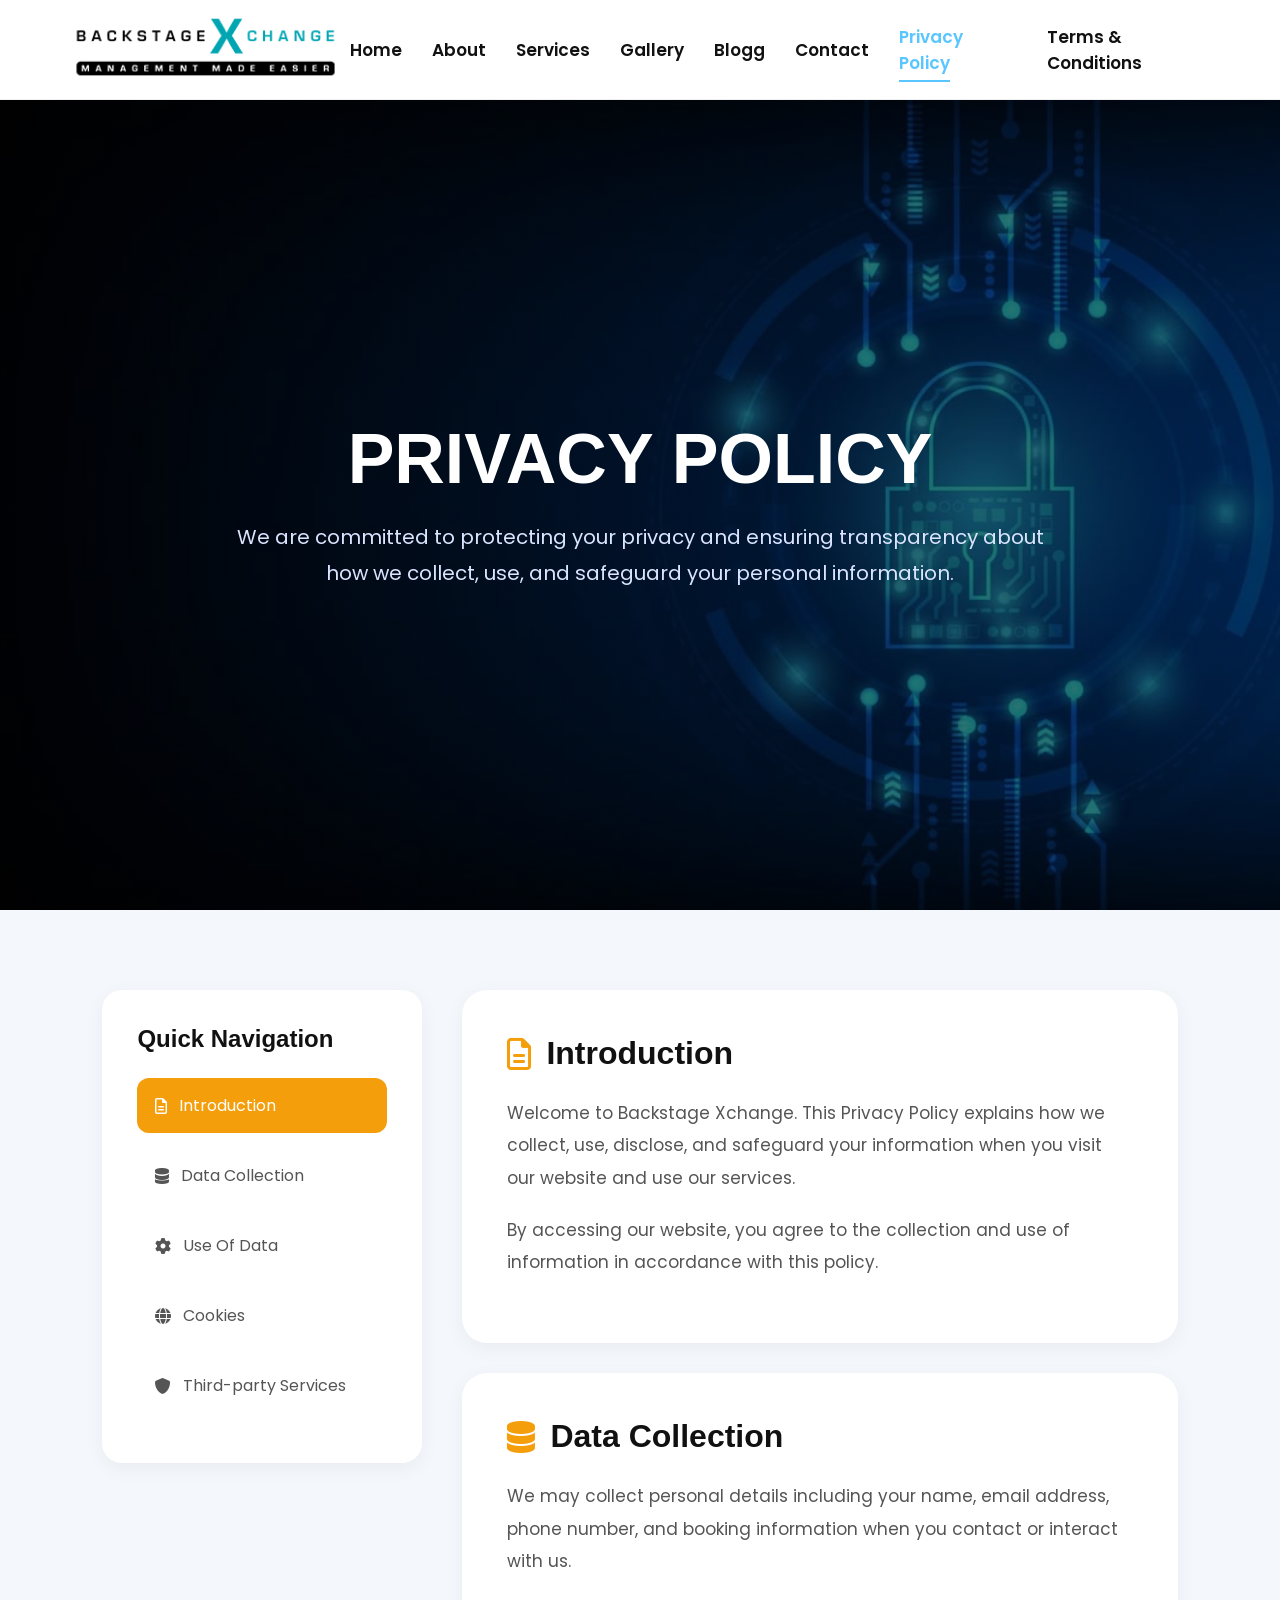
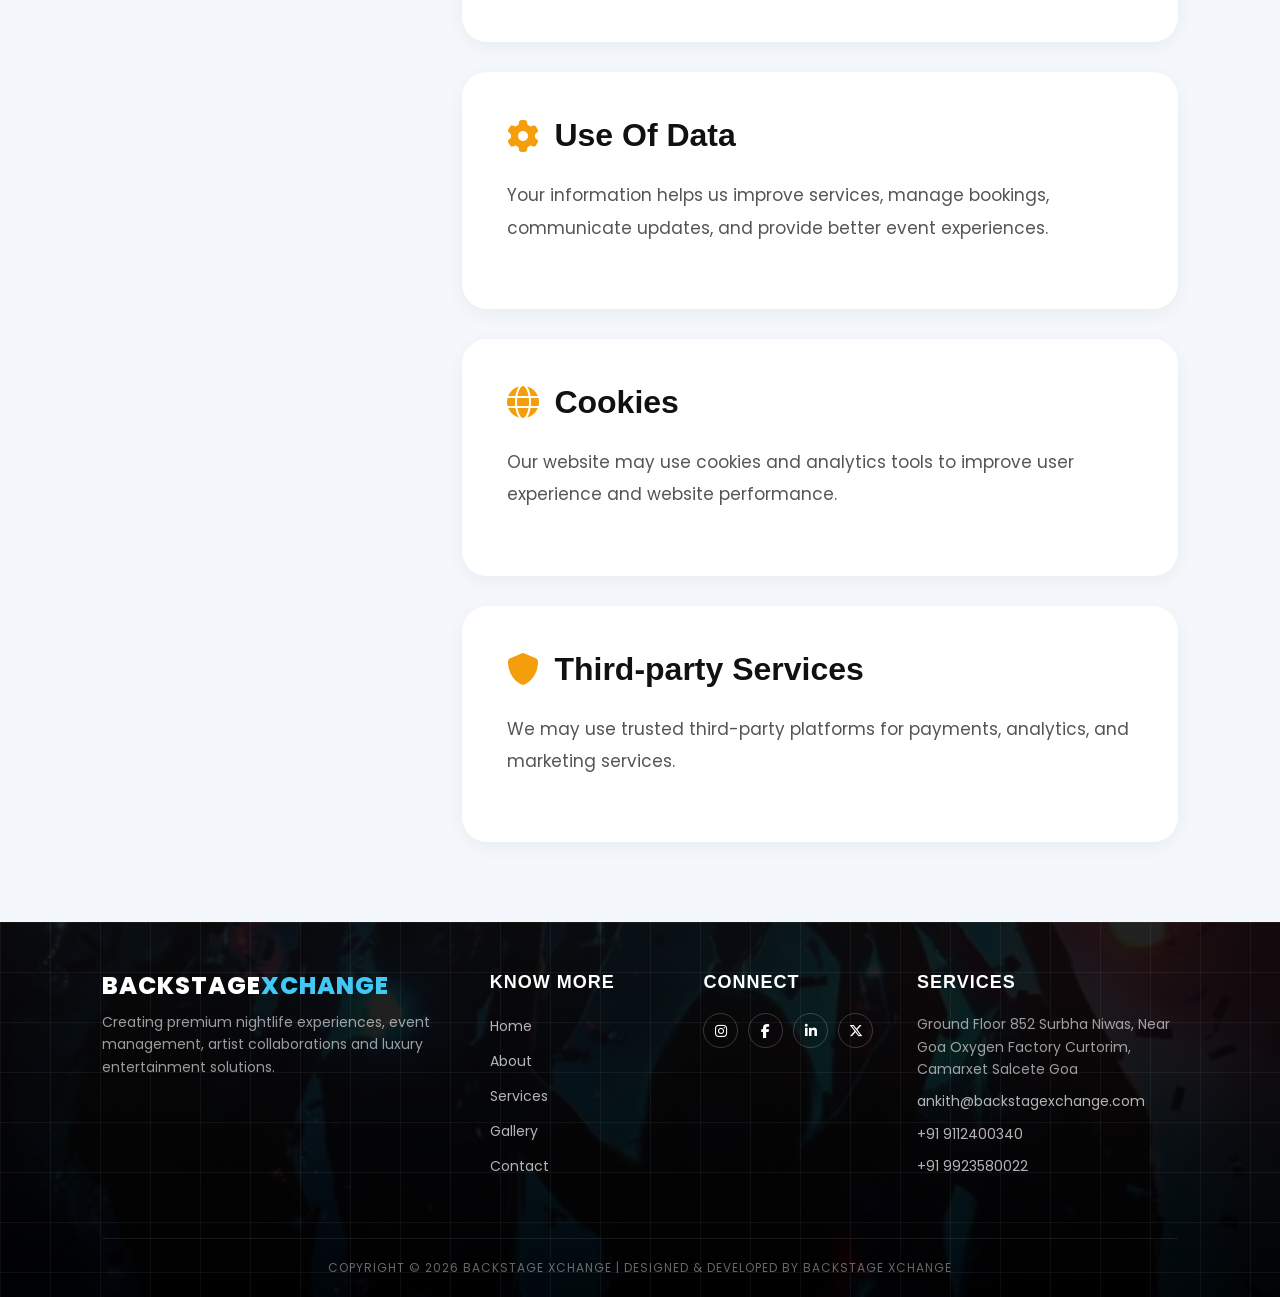
<file: privacy policy.html>
<!DOCTYPE html>
<html lang="en">

<head>
    <meta charset="UTF-8">
    <meta name="viewport" content="width=device-width, initial-scale=1.0">
    <title>Privacy Policy | Backstage Xchange</title>

    <link rel="stylesheet" href="privacy policy.css">
    <link href="https://fonts.googleapis.com/css2?family=Poppins:wght@300;400;500;600;700&display=swap" rel="stylesheet">
    <link rel="stylesheet" href="https://cdnjs.cloudflare.com/ajax/libs/font-awesome/6.5.2/css/all.min.css">
    <link href="https://api.fontshare.com/v2/css?f[]=clash-display@700&f[]=satoshi@400,500,700&display=swap" rel="stylesheet">
    
    <style>
        .footer {
            position: relative !important;
            background: linear-gradient(rgba(10, 10, 10, 0.9), rgba(0, 0, 0, 0.9)), url("background.png") !important;
            background-size: cover !important;
            background-position: center !important;
            padding: 50px 8% 20px !important;
            display: block !important;
            overflow: hidden !important;
        }
        .footer-overlay { position: absolute; top: 0; left: 0; width: 100%; height: 100%; z-index: 1; }
        .footer-container {
            display: grid !important;
            /* Column ratios modified to support structural layout modifications */
            grid-template-columns: 2fr 1fr 1fr 1.5fr !important;
            gap: 40px !important;
            position: relative !important;
            z-index: 2 !important;
            text-align: left !important;
        }
        .footer-logo { color: white !important; font-size: 24px !important; font-weight: 800 !important; margin-bottom: 10px !important; letter-spacing: 1px !important; }
        .footer-logo span { color: #42c8f5 !important; }
        .footer-box p { color: rgba(255, 255, 255, 0.6) !important; line-height: 1.6 !important; font-size: 14px !important; margin-bottom: 10px !important; }
        .footer-box h3 { color: white !important; font-size: 18px !important; margin-bottom: 20px !important; font-weight: 700 !important; text-transform: uppercase !important; letter-spacing: 1px !important; }
        .footer-box ul { list-style: none !important; padding: 0 !important; margin: 0 !important; }
        .footer-box ul li { margin-bottom: 10px !important; list-style-type: none !important; }
        .footer-box ul li a, .footer-box p a, .footer a { text-decoration: none !important; color: rgba(255, 255, 255, 0.7) !important; font-size: 14px !important; transition: 0.3s !important; display: inline-block !important; }
        .footer-box ul li a:hover, .footer-box p a:hover, .footer a:hover { color: #42c8f5 !important; padding-left: 5px !important; }
        
        /* HOVER EFFECT FOR ADDRESS */
        .address-hover {
            transition: 0.3s !important;
            cursor: default !important;
        }
        .address-hover:hover {
            color: #42c8f5 !important;
            padding-left: 5px !important;
        }

        .social-icons { display: flex !important; gap: 10px !important; margin-top: 15px !important; list-style: none !important; padding: 0 !important; }
        .social-icons a { width: 35px !important; height: 35px !important; display: flex !important; align-items: center !important; justify-content: center !important; border: 1px solid rgba(255, 255, 255, 0.2) !important; border-radius: 50% !important; color: white !important; font-size: 14px !important; transition: 0.3s !important; }
        .social-icons a:hover { background: #42c8f5 !important; border-color: #42c8f5 !important; }
        
        .footer-bottom { margin-top: 50px !important; padding-top: 20px !important; border-top: 1px solid rgba(255, 255, 255, 0.08) !important; text-align: center !important; }
        .footer-bottom p { color: rgba(255, 255, 255, 0.4) !important; font-size: 12px !important; letter-spacing: 1px !important; text-align: center !important; margin: 0 !important; }
        @media(max-width: 991px) { .footer-container { grid-template-columns: repeat(2, 1fr) !important; gap: 30px !important; } }
        @media(max-width: 576px) { .footer-container { grid-template-columns: 1fr !important; } }
    </style>
</head>

<body>

<nav class="navbar">
    <div class="logo"><img src="Backstage-Xchange-Logo.webp" alt="Logo"></div>
    <ul class="nav-links">
        <li><a href="index.html">Home</a></li>
        <li><a href="about.html">About</a></li>
        <li><a href="services.html">Services</a></li>
        <li><a href="gallery.html">Gallery</a></li>
        <li><a href="blogg.html">Blogg</a></li>
        <li><a href="contact.html">Contact</a></li>
        <li><a href="privacy policy.html" class="active">Privacy Policy</a></li>
        <li><a href="terms conditions.html">Terms & Conditions</a></li>
    </ul>
</nav>

<section class="events-hero">
    <div class="overlay"></div>
    <div class="hero-content">
        <h1>PRIVACY POLICY</h1>
        <p>We are committed to protecting your privacy and ensuring transparency about how we collect, use, and safeguard your personal information.</p>
    </div>
</section>

<section class="privacy-content-section">
    <div class="privacy-wrapper">
        <div class="privacy-sidebar">
            <h3>Quick Navigation</h3>
            <ul>
                <li class="active"><a href="#intro"><i class="fa-regular fa-file-lines"></i> Introduction</a></li>
                <li><a href="#data"><i class="fa-solid fa-database"></i> Data Collection</a></li>
                <li><a href="#usage"><i class="fa-solid fa-gear"></i> Use Of Data</a></li>
                <li><a href="#cookies"><i class="fa-solid fa-globe"></i> Cookies</a></li>
                <li><a href="#services"><i class="fa-solid fa-shield"></i> Third-party Services</a></li>
            </ul>
        </div>
        <div class="privacy-main">
            <div class="privacy-box" id="intro">
                <h2><i class="fa-regular fa-file-lines"></i> Introduction</h2>
                <p>Welcome to Backstage Xchange. This Privacy Policy explains how we collect, use, disclose, and safeguard your information when you visit our website and use our services.</p>
                <p>By accessing our website, you agree to the collection and use of information in accordance with this policy.</p>
            </div>
            <div class="privacy-box" id="data">
                <h2><i class="fa-solid fa-database"></i> Data Collection</h2>
                <p>We may collect personal details including your name, email address, phone number, and booking information when you contact or interact with us.</p>
            </div>
            <div class="privacy-box" id="usage">
                <h2><i class="fa-solid fa-gear"></i> Use Of Data</h2>
                <p>Your information helps us improve services, manage bookings, communicate updates, and provide better event experiences.</p>
            </div>
            <div class="privacy-box" id="cookies">
                <h2><i class="fa-solid fa-globe"></i> Cookies</h2>
                <p>Our website may use cookies and analytics tools to improve user experience and website performance.</p>
            </div>
            <div class="privacy-box" id="services">
                <h2><i class="fa-solid fa-shield"></i> Third-party Services</h2>
                <p>We may use trusted third-party platforms for payments, analytics, and marketing services.</p>
            </div>
        </div>
    </div>
</section>

<footer class="footer">
    <div class="footer-overlay"></div>
    <div class="footer-container">
        
        <div class="footer-box">
            <div class="footer-logo">BACKSTAGE<span>XCHANGE</span></div>
            <p>Creating premium nightlife experiences, event management, artist collaborations and luxury entertainment solutions.</p>
        </div>
        
        <div class="footer-box">
           <h3>Know More</h3>
            <ul>
                <li><a href="index.html">Home</a></li>
                <li><a href="about.html">About</a></li>
                <li><a href="services.html">Services</a></li>
                <li><a href="gallery.html">Gallery</a></li>
                <li><a href="contact.html">Contact</a></li>
            </ul>
        </div>
        
        <div class="footer-box">
            <h3>Connect</h3>
            <div class="social-icons">
                <a href="#"><i class="fab fa-instagram"></i></a>
                <a href="#"><i class="fab fa-facebook-f"></i></a>
                <a href="#"><i class="fab fa-linkedin-in"></i></a>
                <a href="#"><i class="fab fa-x-twitter"></i></a>
            </div>
        </div>

        <div class="footer-box">
            <h3>Services</h3>
            <p class="address-hover">Ground Floor 852 Surbha Niwas, Near Goa Oxygen Factory Curtorim, Camarxet Salcete Goa</p>
            <p><a href="mailto:ankith@backstagexchange.com" style="color: rgba(255, 255, 255, 0.7); text-decoration: none;">ankith@backstagexchange.com</a></p>
            <p><a href="tel:+919112400340" style="color: rgba(255, 255, 255, 0.7); text-decoration: none;">+91 9112400340</a></p>
            <p><a href="tel:+919923580022" style="color: rgba(255, 255, 255, 0.7); text-decoration: none;">+91 9923580022</a></p>
        </div>
        
    </div>
    <div class="footer-bottom">
        <p>COPYRIGHT © 2026 BACKSTAGE XCHANGE | DESIGNED & DEVELOPED BY BACKSTAGE XCHANGE</p>
    </div>
</footer>

<script src="script.js"></script>
</body>
</html>
</file>
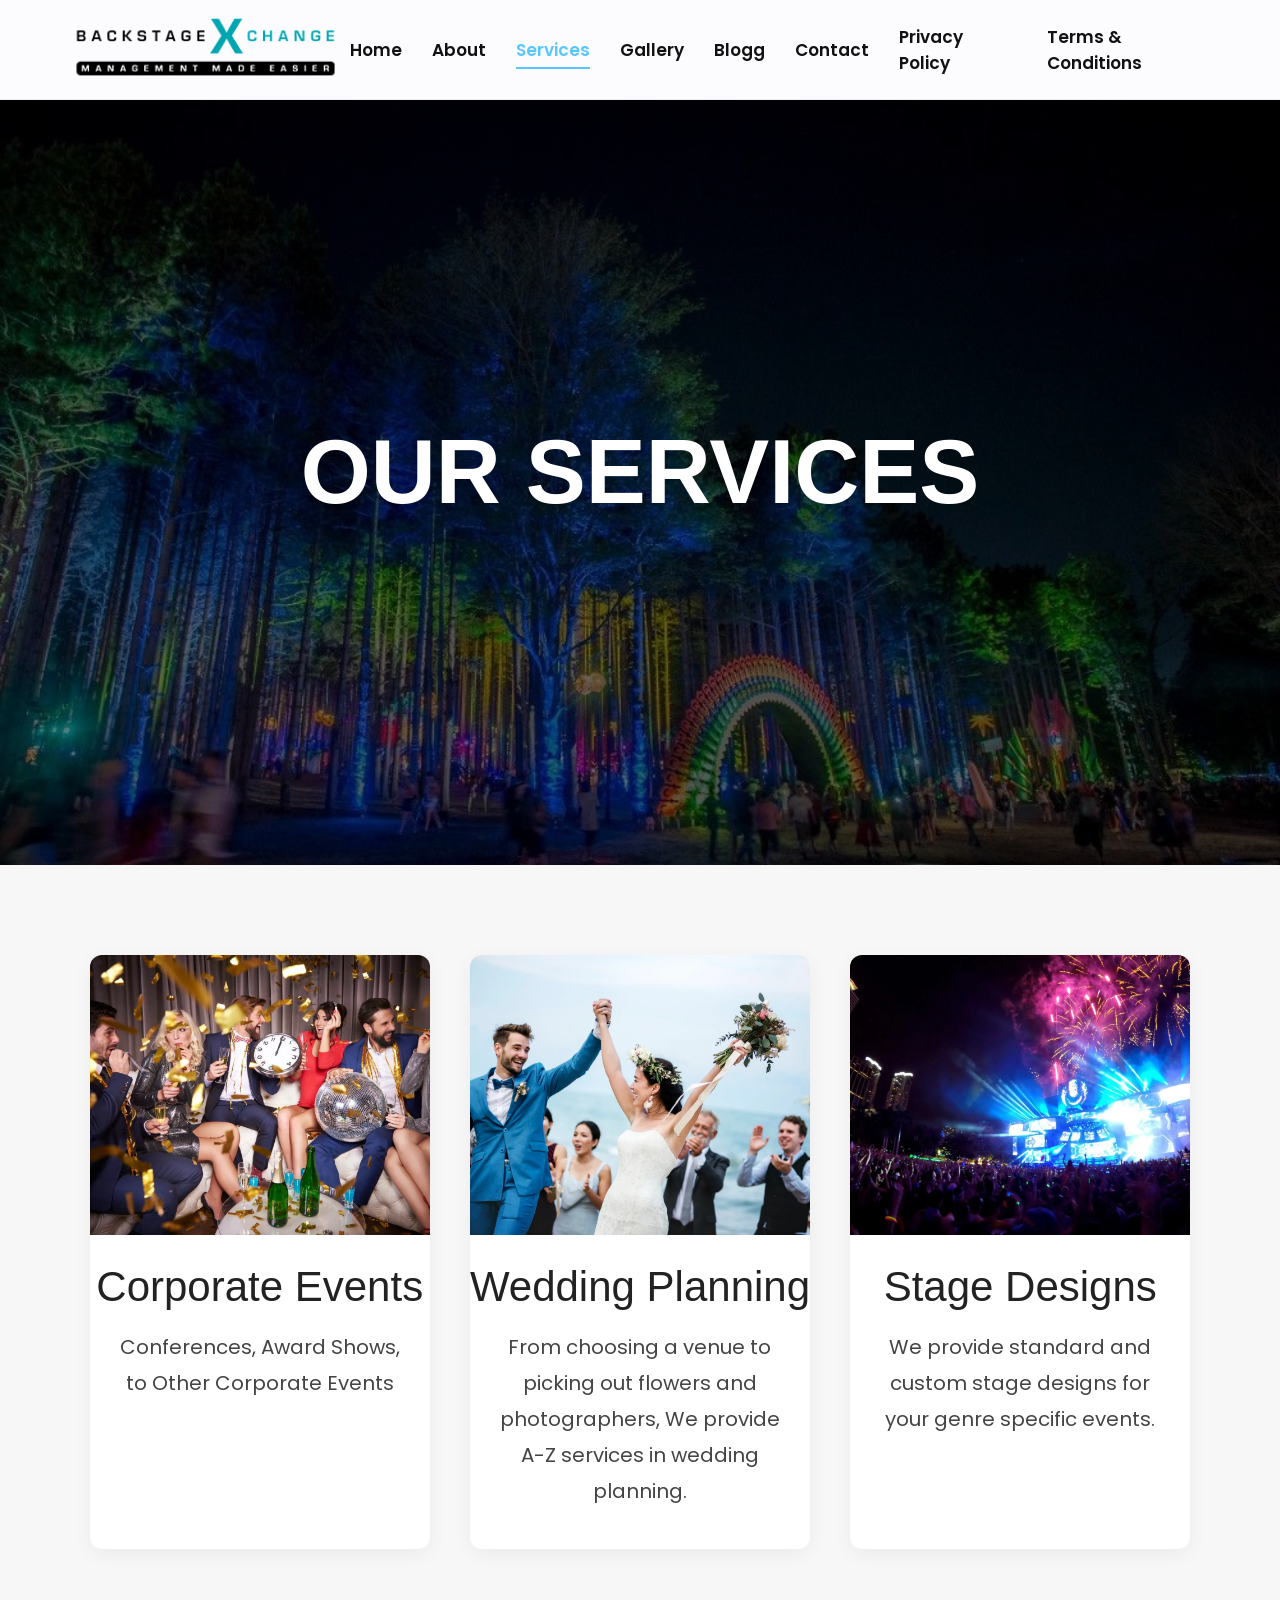
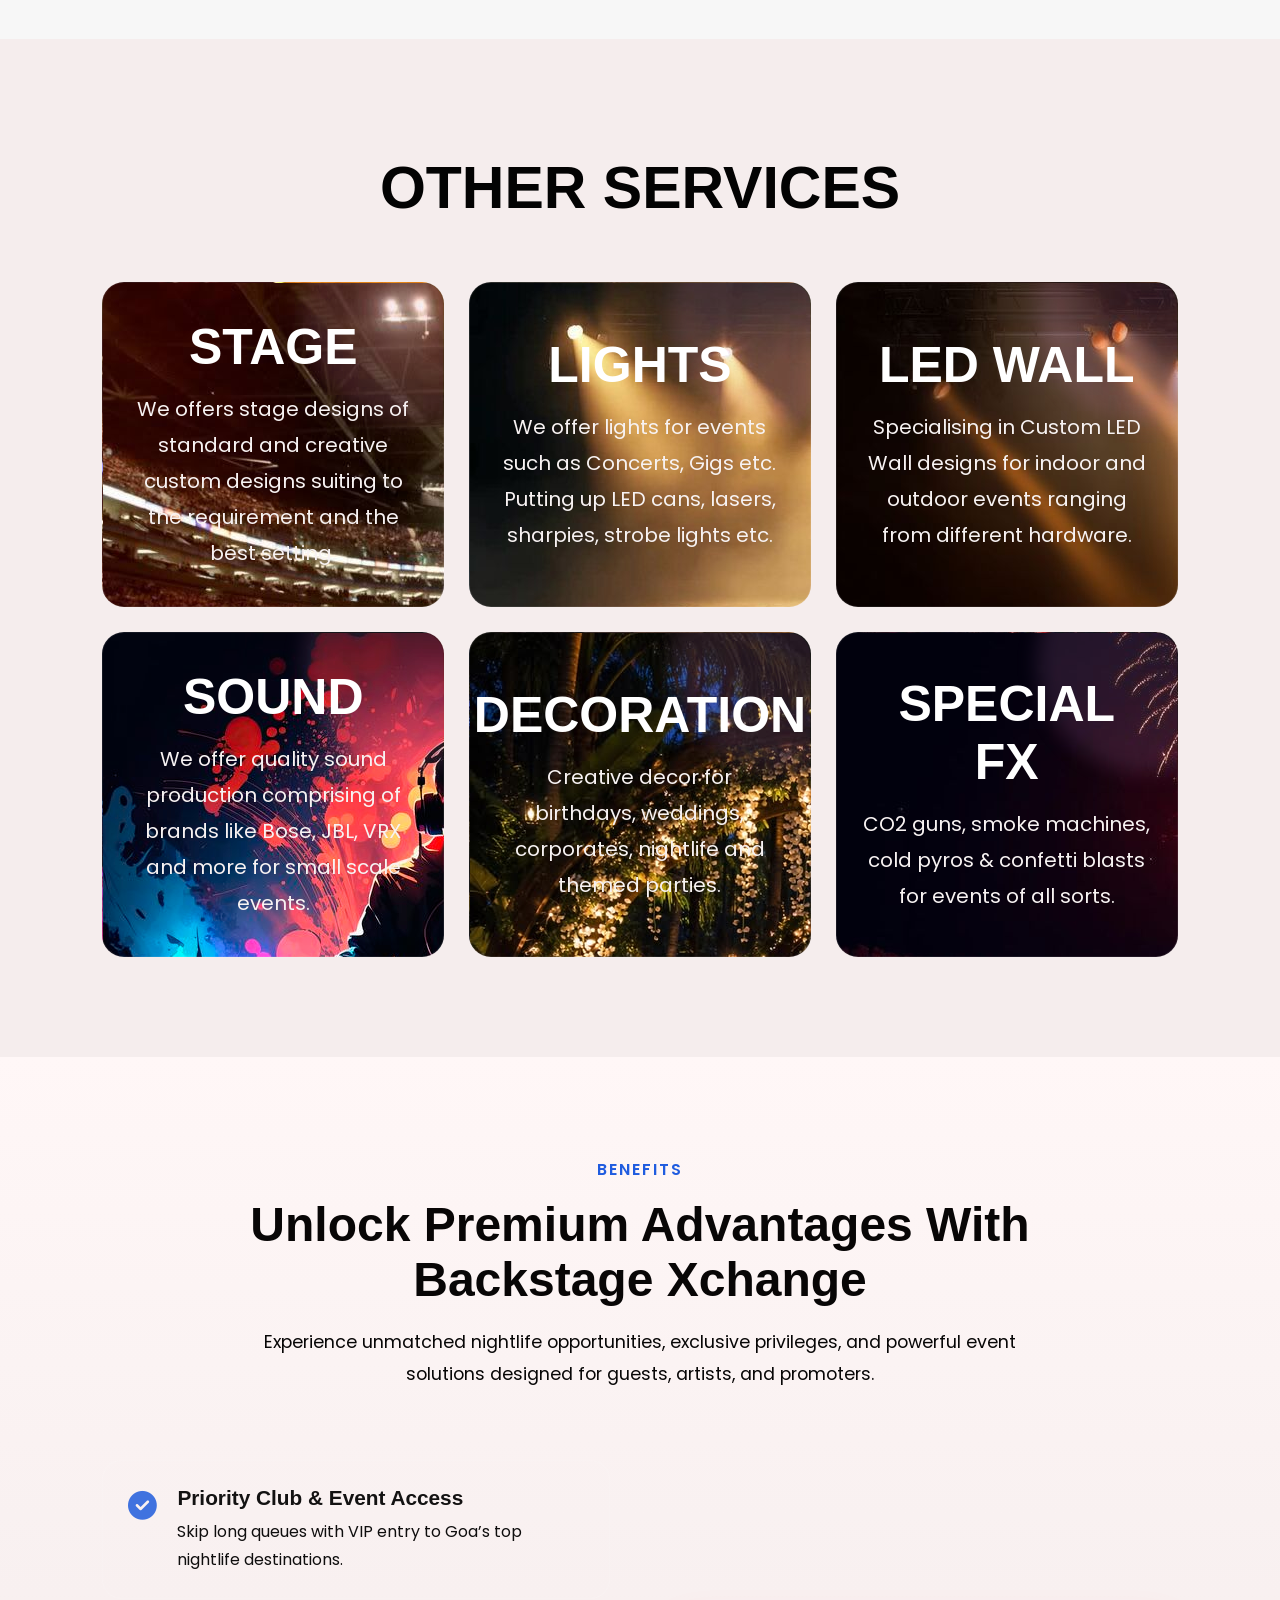
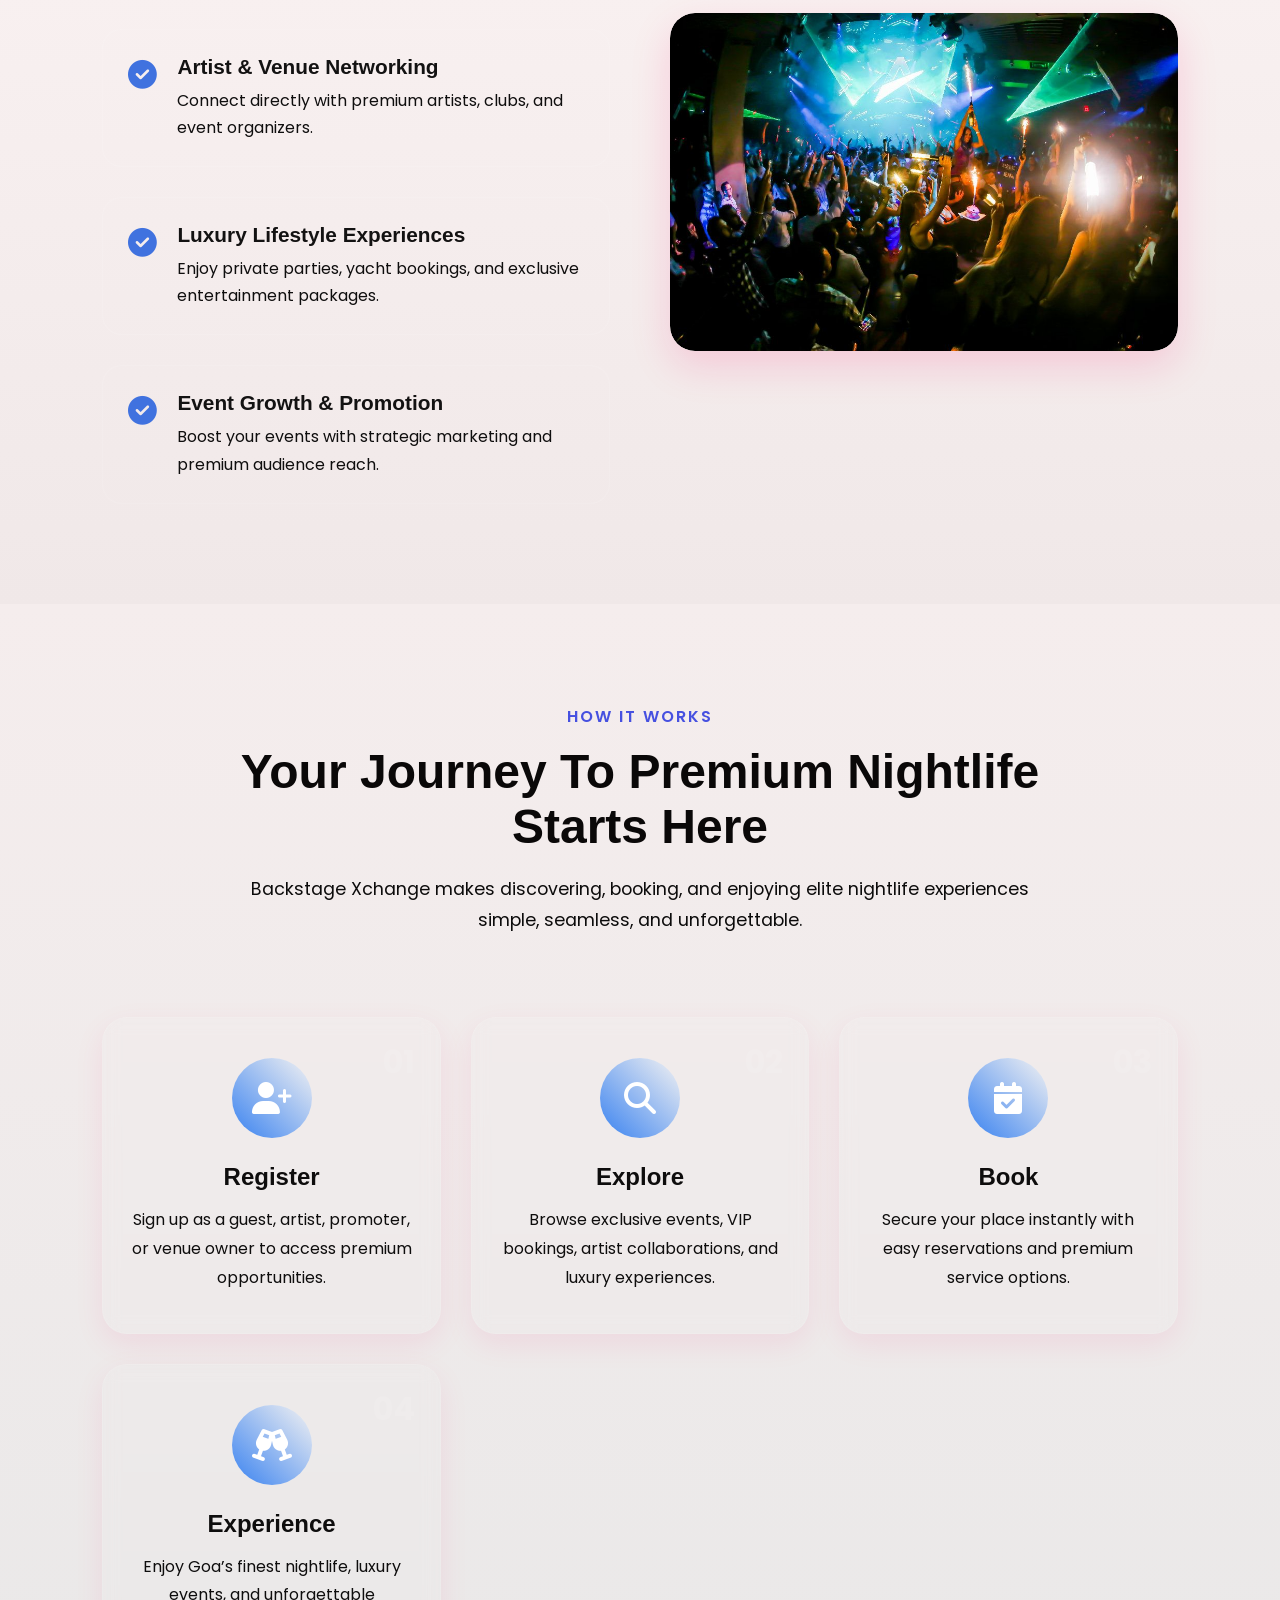
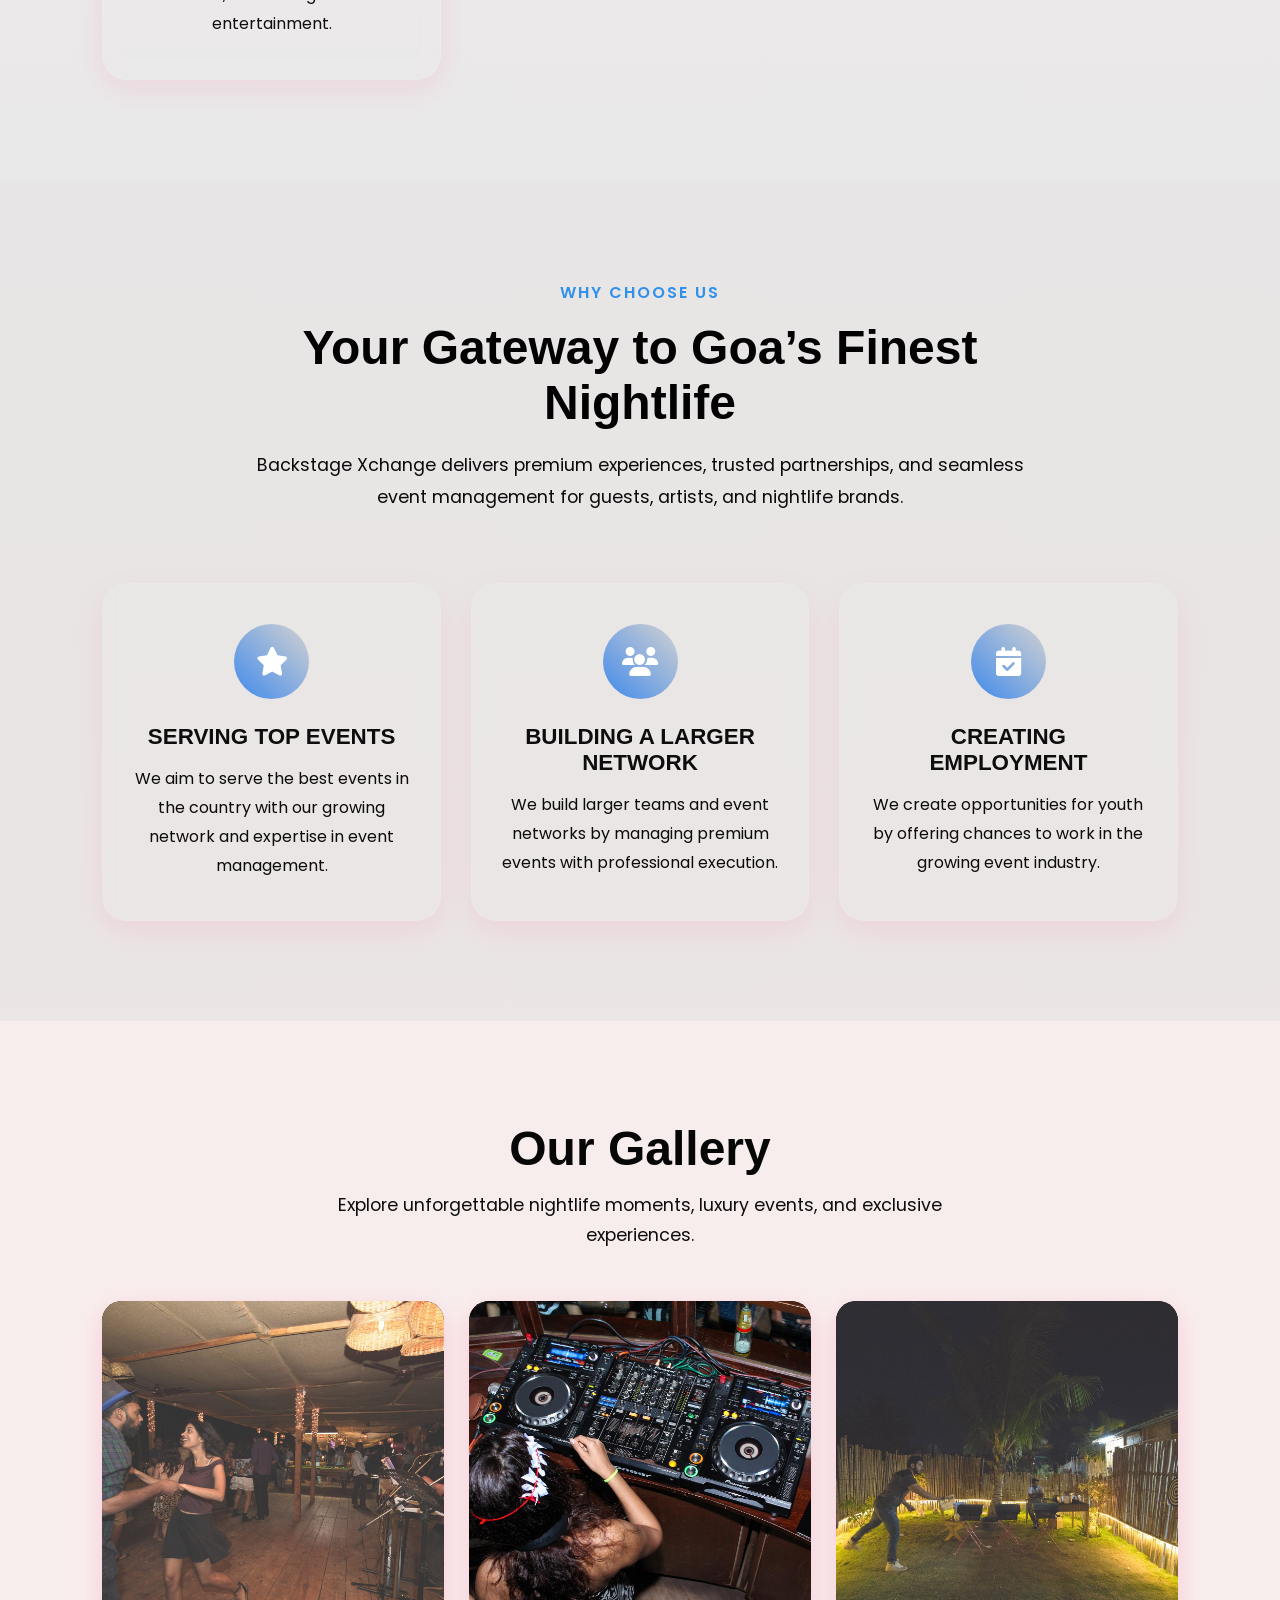
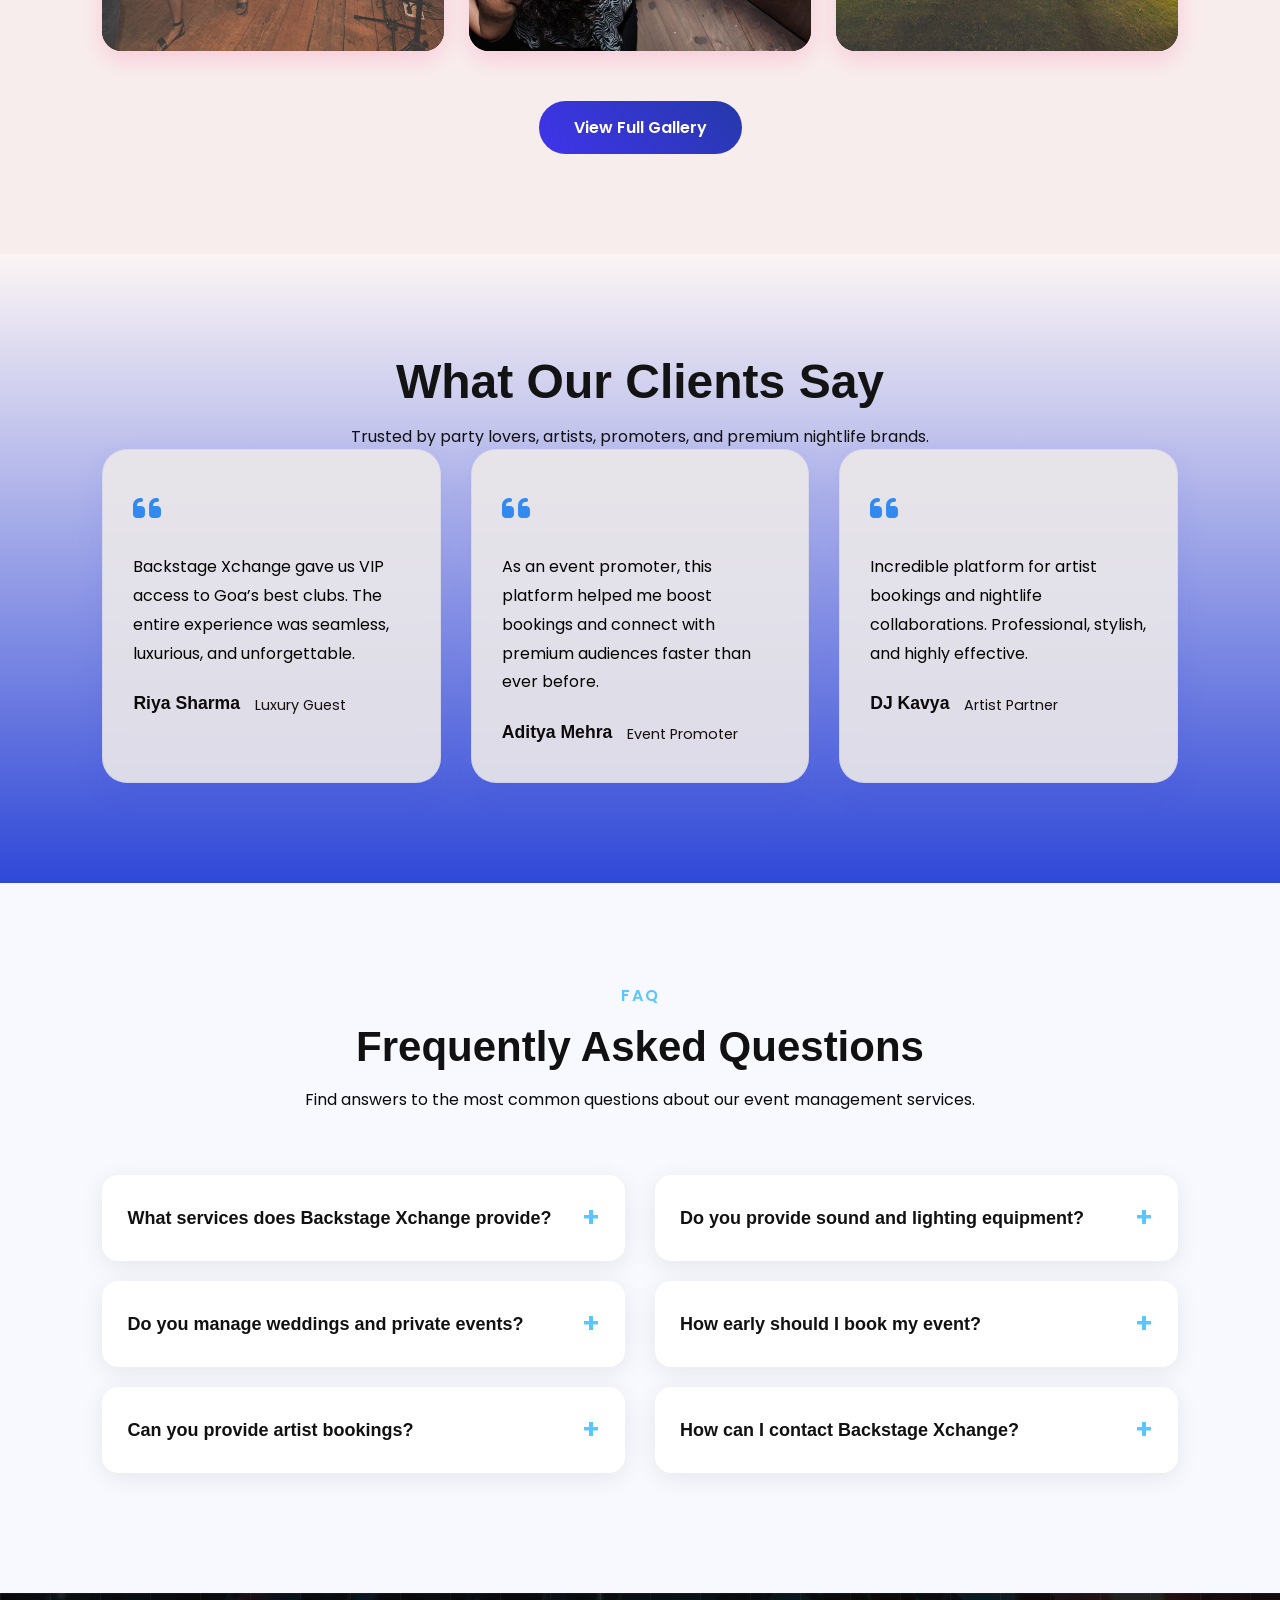
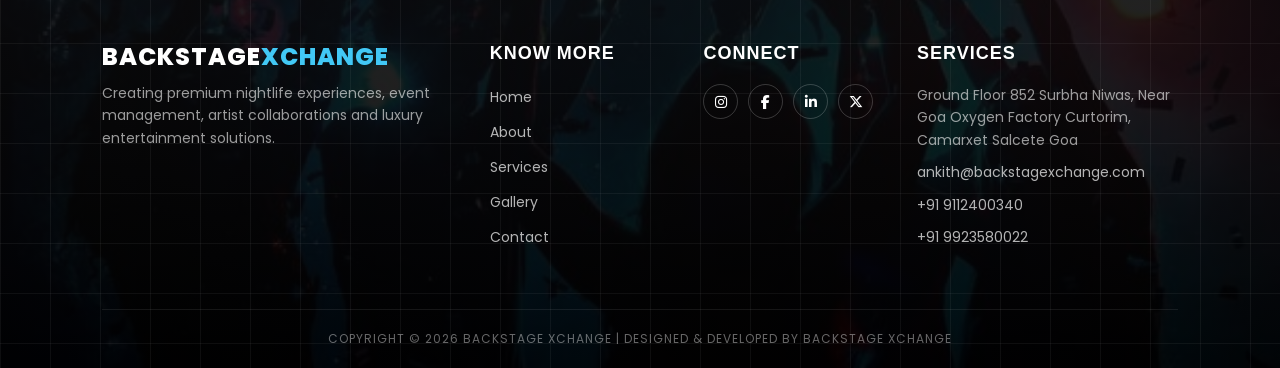
<file: services.html>
<!DOCTYPE html>
<html lang="en">

<head>
  <meta charset="UTF-8">
  <meta name="viewport" content="width=device-width, initial-scale=1.0">

  <title>Services | Backstage Xchange</title>

  <link rel="stylesheet" href="services.css">

  <link href="https://fonts.googleapis.com/css2?family=Poppins:wght@300;400;500;600;700&display=swap" rel="stylesheet">
  <link rel="stylesheet" href="https://cdnjs.cloudflare.com/ajax/libs/font-awesome/6.5.2/css/all.min.css">
  <link href="https://api.fontshare.com/v2/css?f[]=clash-display@700&f[]=satoshi@400,500,700&display=swap" rel="stylesheet">

  <style>
    .footer {
        position: relative !important;
        background: linear-gradient(rgba(10, 10, 10, 0.9), rgba(0, 0, 0, 0.9)), url("background.png") !important;
        background-size: cover !important;
        background-position: center !important;
        padding: 50px 8% 20px !important;
        display: block !important;
        overflow: hidden !important;
    }

    .footer-container {
        display: grid !important;
        /* Balanced widths adjusted for the new column positions */
        grid-template-columns: 2fr 1fr 1fr 1.5fr !important;
        gap: 40px !important;
        position: relative !important;
        z-index: 2 !important;
        text-align: left !important;
    }

    .footer-logo {
        color: white !important;
        font-size: 24px !important;
        font-weight: 800 !important;
        margin-bottom: 10px !important;
        letter-spacing: 1px !important;
    }
    .footer-logo span { color: #42c8f5 !important; }

    .footer-box p {
        color: rgba(255, 255, 255, 0.6) !important;
        line-height: 1.6 !important;
        font-size: 14px !important;
        margin-bottom: 10px !important;
    }

    .footer-box h3 {
        color: white !important;
        font-size: 18px !important;
        margin-bottom: 20px !important;
        font-weight: 700 !important;
        text-transform: uppercase !important;
        letter-spacing: 1px !important;
    }

    .footer-box ul { 
        list-style: none !important; 
        padding: 0 !important;
        margin: 0 !important;
    }

    .footer-box ul li { 
        margin-bottom: 10px !important; 
        list-style-type: none !important;
    }

    .footer-box ul li a,
    .footer-box p a,
    .footer a {
        text-decoration: none !important;
        color: rgba(255, 255, 255, 0.7) !important;
        font-size: 14px !important;
        transition: 0.3s !important;
        display: inline-block !important;
    }

    .footer-box ul li a:hover,
    .footer-box p a:hover,
    .footer a:hover { 
        color: #42c8f5 !important; 
        padding-left: 5px !important; 
    }
    
    /* HOVER EFFECT FOR ADDRESS */
    .address-hover {
        transition: 0.3s !important;
        cursor: default !important;
    }
    
    .address-hover:hover {
        color: #42c8f5 !important;
        padding-left: 5px !important;
    }

    .social-icons { 
        display: flex !important; 
        gap: 10px !important; 
        margin-top: 15px !important; 
        list-style: none !important;
        padding: 0 !important;
    }

    .social-icons a {
        width: 35px !important;
        height: 35px !important;
        display: flex !important;
        align-items: center !important;
        justify-content: center !important;
        border: 1px solid rgba(255, 255, 255, 0.2) !important;
        border-radius: 50% !important;
        color: white !important;
        font-size: 14px !important;
        transition: 0.3s !important;
    }

    .social-icons a i {
        color: white !important;
    }

    .social-icons a:hover { 
        background: #42c8f5 !important; 
        border-color: #42c8f5 !important; 
    }

    .footer-bottom {
        margin-top: 50px !important;
        padding-top: 20px !important;
        border-top: 1px solid rgba(255, 255, 255, 0.08) !important;
        text-align: center !important;
    }

    .footer-bottom p {
        color: rgba(255, 255, 255, 0.4) !important;
        font-size: 12px !important;
        letter-spacing: 1px !important;
        text-align: center !important;
        margin: 0 !important;
    }

    @media(max-width: 991px) {
        .footer-container { grid-template-columns: repeat(2, 1fr) !important; gap: 30px !important; }
    }
    @media(max-width: 576px) {
        .footer-container { grid-template-columns: 1fr !important; }
        .footer { padding: 40px 6% 10px !important; }
    }
  </style>

</head>

<body>

<nav class="navbar">
    <div class="logo">
        <img src="Backstage-Xchange-Logo.webp" alt="Logo">
    </div>
    <ul class="nav-links">
        <li><a href="index.html">Home</a></li>
        <li><a href="about.html">About</a></li>
        <li><a href="services.html" class="active">Services</a></li>
        <li><a href="gallery.html">Gallery</a></li>
        <li><a href="blogg.html">Blogg</a></li>
        <li><a href="contact.html">Contact</a></li>
        <li><a href="privacy policy.html">Privacy Policy</a></li>
        <li><a href="terms conditions.html">Terms & Conditions</a></li>
    </ul>
</nav>

<section class="services-hero">
    <div class="overlay"></div>
    <div class="hero-content">
        <h1>OUR SERVICES</h1>
    </div>
</section>

<section class="services-page">
    <div class="services-container">
        <div class="service-card">
            <div class="service-image">
                <img src="service1.png" alt="Corporate Events">
            </div>
            <h2>Corporate Events</h2>
            <p>Conferences, Award Shows, to Other Corporate Events</p>
        </div>
        <div class="service-card">
            <div class="service-image">
                <img src="service2.png" alt="Wedding Planning">
            </div>
            <h2>Wedding Planning</h2>
            <p>From choosing a venue to picking out flowers and photographers, We provide A-Z services in wedding planning.</p>
        </div>
        <div class="service-card">
            <div class="service-image">
                <img src="service3.png" alt="Stage Designs">
            </div>
            <h2>Stage Designs</h2>
            <p>We provide standard and custom stage designs for your genre specific events.</p>
        </div>
    </div>
</section>

<section class="other-services">
    <div class="section-title">
        <span></span>
        <h2>OTHER SERVICES</h2>
    </div>
    <div class="other-grid">
        <div class="other-card1">
            <div class="card-bg"></div>
            <h3>STAGE</h3>
            <p>We offers stage designs of standard and creative custom designs suiting to the requirement and the best setting.</p>
        </div>
        <div class="other-card2">
            <div class="card-bg"></div>
            <h3>LIGHTS</h3>
            <p>We offer lights for events such as Concerts, Gigs etc. Putting up LED cans, lasers, sharpies, strobe lights etc.</p>
        </div>
        <div class="other-card3">
            <div class="card-bg"></div>
            <h3>LED WALL</h3>
            <p>Specialising in Custom LED Wall designs for indoor and outdoor events ranging from different hardware.</p>
        </div>
        <div class="other-card4">
            <div class="card-bg"></div>
            <h3>SOUND</h3>
            <p>We offer quality sound production comprising of brands like Bose, JBL, VRX and more for small scale events.</p>
        </div>
        <div class="other-card5">
            <div class="card-bg"></div>
            <h3>DECORATION</h3>
            <p>Creative decor for birthdays, weddings, corporates, nightlife and themed parties.</p>
        </div>
        <div class="other-card6">
            <div class="card-bg"></div>
            <h3>SPECIAL FX</h3>
            <p>CO2 guns, smoke machines, cold pyros & confetti blasts for events of all sorts.</p>
        </div>
    </div>
</section>

<section class="benefits-section" id="benefits">
  <div class="benefits-header">
    <span class="section-tag">Benefits</span>
    <h2>Unlock Premium Advantages With Backstage Xchange</h2>
    <p>Experience unmatched nightlife opportunities, exclusive privileges, and powerful event solutions designed for guests, artists, and promoters.</p>
  </div>
  <div class="benefits-container">
    <div class="benefits-content">
      <div class="benefit-item">
        <i class="fas fa-check-circle"></i>
        <div>
          <h3>Priority Club & Event Access</h3>
          <p>Skip long queues with VIP entry to Goa’s top nightlife destinations.</p>
        </div>
      </div>
      <div class="benefit-item">
        <i class="fas fa-check-circle"></i>
        <div>
          <h3>Artist & Venue Networking</h3>
          <p>Connect directly with premium artists, clubs, and event organizers.</p>
        </div>
      </div>
      <div class="benefit-item">
        <i class="fas fa-check-circle"></i>
        <div>
          <h3>Luxury Lifestyle Experiences</h3>
          <p>Enjoy private parties, yacht bookings, and exclusive entertainment packages.</p>
        </div>
      </div>
      <div class="benefit-item">
        <i class="fas fa-check-circle"></i>
        <div>
          <h3>Event Growth & Promotion</h3>
          <p>Boost your events with strategic marketing and premium audience reach.</p>
        </div>
      </div>
    </div>
    <div class="benefits-image">
      <img src="benefit.png" alt="Benefits Image">
    </div>
  </div>
</section>

<section class="process-section" id="process">
  <div class="process-header">
    <span class="section-tag">How It Works</span>
    <h2>Your Journey To Premium Nightlife Starts Here</h2>
    <p>Backstage Xchange makes discovering, booking, and enjoying elite nightlife experiences simple, seamless, and unforgettable.</p>
  </div>
  <div class="process-container">
    <div class="process-step">
      <div class="step-number">01</div>
      <div class="step-icon"><i class="fas fa-user-plus"></i></div>
      <h3>Register</h3>
      <p>Sign up as a guest, artist, promoter, or venue owner to access premium opportunities.</p>
    </div>
    <div class="process-step">
      <div class="step-number">02</div>
      <div class="step-icon"><i class="fas fa-search"></i></div>
      <h3>Explore</h3>
      <p>Browse exclusive events, VIP bookings, artist collaborations, and luxury experiences.</p>
    </div>
    <div class="process-step">
      <div class="step-number">03</div>
      <div class="step-icon"><i class="fas fa-calendar-check"></i></div>
      <h3>Book</h3>
      <p>Secure your place instantly with easy reservations and premium service options.</p>
    </div>
    <div class="process-step">
      <div class="step-number">04</div>
      <div class="step-icon"><i class="fas fa-glass-cheers"></i></div>
      <h3>Experience</h3>
      <p>Enjoy Goa’s finest nightlife, luxury events, and unforgettable entertainment.</p>
    </div>
  </div>
</section>

<section class="why-choose-us" id="why-choose-us">
  <div class="why-header">
    <span class="section-tag">Why Choose Us</span>
    <h2>Your Gateway to Goa’s Finest Nightlife</h2>
    <p>Backstage Xchange delivers premium experiences, trusted partnerships, and seamless event management for guests, artists, and nightlife brands.</p>
  </div>
  <div class="why-grid">
    <div class="why-card">
      <div class="why-icon"><i class="fas fa-star"></i></div>
      <h3>SERVING TOP EVENTS</h3>
      <p>We aim to serve the best events in the country with our growing network and expertise in event management.</p>
    </div>
    <div class="why-card">
      <div class="why-icon"><i class="fas fa-users"></i></div>
      <h3>BUILDING A LARGER NETWORK</h3>
      <p>We build larger teams and event networks by managing premium events with professional execution.</p>
    </div>
    <div class="why-card">
      <div class="why-icon"><i class="fas fa-calendar-check"></i></div>
      <h3>CREATING EMPLOYMENT</h3>
      <p>We create opportunities for youth by offering chances to work in the growing event industry.</p>
    </div>
  </div>
</section>

<section class="gallery-section" id="gallery">
  <h2>Our Gallery</h2>
  <p class="gallery-subtitle">Explore unforgettable nightlife moments, luxury events, and exclusive experiences.</p>
  <div class="gallery-grid">
    <div class="gallery-item"><img src="pc1.png" alt="Gallery Image 1"></div>
    <div class="gallery-item"><img src="pc2.png" alt="Gallery Image 2"></div>
    <div class="gallery-item"><img src="pc3.png" alt="Gallery Image 3"></div>
  </div>
  <div class="gallery-btn">
    <a href="gallery.html" class="btn">View Full Gallery</a>
  </div>
</section>

<section class="testimonials">
    <div class="testimonial-heading">
        <h2>What Our Clients Say</h2>
        <p>Trusted by party lovers, artists, promoters, and premium nightlife brands.</p>
    </div>
    <div class="testimonial-container">
        <div class="testimonial-card">
            <div class="quote-icon">
                <i class="fas fa-quote-left"></i>
            </div>
            <p>Backstage Xchange gave us VIP access to Goa’s best clubs. The entire experience was seamless, luxurious, and unforgettable.</p>
            <div class="client">
                <div class="client-img"></div>
                <div class="client-info">
                    <h3>Riya Sharma</h3>
                    <span>Luxury Guest</span>
                </div>
            </div>
        </div>
        <div class="testimonial-card">
            <div class="quote-icon">
                <i class="fas fa-quote-left"></i>
            </div>
            <p>As an event promoter, this platform helped me boost bookings and connect with premium audiences faster than ever before.</p>
            <div class="client">
                <div class="client-img orange"></div>
                <div class="client-info">
                    <h3>Aditya Mehra</h3>
                    <span>Event Promoter</span>
                </div>
            </div>
        </div>
        <div class="testimonial-card">
            <div class="quote-icon">
                <i class="fas fa-quote-left"></i>
            </div>
            <p>Incredible platform for artist bookings and nightlife collaborations. Professional, stylish, and highly effective.</p>
            <div class="client">
                <div class="client-img purple"></div>
                <div class="client-info">
                    <h3>DJ Kavya</h3>
                    <span>Artist Partner</span>
                </div>
            </div>
        </div>
    </div>
</section>

<section class="faq-section">
    <div class="faq-heading">
        <span>FAQ</span>
        <h2>Frequently Asked Questions</h2>
        <p>Find answers to the most common questions about our event management services.</p>
    </div>
    <div class="faq-wrapper">
        <div class="faq-column">
            <div class="faq-item">
                <div class="faq-question">
                    <h3>What services does Backstage Xchange provide?</h3>
                    <span>+</span>
                </div>
                <div class="faq-answer">
                    <p>We provide complete event management solutions including stage setup, lighting, sound systems, LED walls, artist management, nightlife events, and wedding planning.</p>
                </div>
            </div>
            <div class="faq-item">
                <div class="faq-question">
                    <h3>Do you manage weddings and private events?</h3>
                    <span>+</span>
                </div>
                <div class="faq-answer">
                    <p>Yes, we organize weddings, birthday parties, luxury private events, corporate functions, and customized celebrations.</p>
                </div>
            </div>
            <div class="faq-item">
                <div class="faq-question">
                    <h3>Can you provide artist bookings?</h3>
                    <span>+</span>
                </div>
                <div class="faq-answer">
                    <p>Yes, we provide artist management and bookings for DJs, celebrity appearances, live performers, and entertainment acts.</p>
                </div>
            </div>
        </div>
        <div class="faq-column">
            <div class="faq-item">
                <div class="faq-question">
                    <h3>Do you provide sound and lighting equipment?</h3>
                    <span>+</span>
                </div>
                <div class="faq-answer">
                    <p>Absolutely. We provide professional sound systems, LED walls, lasers, smoke machines, stage lights, and complete technical event setups.</p>
                </div>
            </div>
            <div class="faq-item">
                <div class="faq-question">
                    <h3>How early should I book my event?</h3>
                    <span>+</span>
                </div>
                <div class="faq-answer">
                    <p>We recommend booking at least 2-4 weeks in advance to ensure proper planning and availability of services.</p>
                </div>
            </div>
            <div class="faq-item">
                <div class="faq-question">
                    <h3>How can I contact Backstage Xchange?</h3>
                    <span>+</span>
                </div>
                <div class="faq-answer">
                    <p>You can contact us through our website booking form, phone number, email, or social media platforms.</p>
                </div>
            </div>
        </div>
    </div>
</section>

<footer class="footer">
    <div class="footer-overlay"></div>
    <div class="footer-container">
        
        <div class="footer-box">
            <div class="footer-logo">BACKSTAGE<span>XCHANGE</span></div>
            <p>Creating premium nightlife experiences, event management, artist collaborations and luxury entertainment solutions.</p>
        </div>

        <div class="footer-box">
            <h3>Know More</h3>
            <ul>
                <li><a href="index.html">Home</a></li>
                <li><a href="about.html">About</a></li>
                <li><a href="services.html">Services</a></li>
                <li><a href="gallery.html">Gallery</a></li>
                <li><a href="contact.html">Contact</a></li>
            </ul>
        </div>

        <div class="footer-box">
            <h3>Connect</h3>
            <div class="social-icons">
                <a href="#"><i class="fab fa-instagram"></i></a>
                <a href="#"><i class="fab fa-facebook-f"></i></a>
                <a href="#"><i class="fab fa-linkedin-in"></i></a>
                <a href="#"><i class="fab fa-x-twitter"></i></a>
            </div>
        </div>

        <div class="footer-box">
            <h3>Services</h3>
            <p class="address-hover">Ground Floor 852 Surbha Niwas, Near Goa Oxygen Factory Curtorim, Camarxet Salcete Goa</p>
            <p><a href="mailto:ankith@backstagexchange.com" style="color: rgba(255, 255, 255, 0.7); text-decoration: none;">ankith@backstagexchange.com</a></p>
            <p><a href="tel:+919112400340" style="color: rgba(255, 255, 255, 0.7); text-decoration: none;">+91 9112400340</a></p>
            <p><a href="tel:+919923580022" style="color: rgba(255, 255, 255, 0.7); text-decoration: none;">+91 9923580022</a></p>
        </div>

    </div>

    <div class="footer-bottom">
        <p>COPYRIGHT &copy; 2026 BACKSTAGE XCHANGE | DESIGNED & DEVELOPED BY BACKSTAGE XCHANGE</p>
    </div>
</footer>

<script src="services.js"></script>
</body>
</html>
</file>
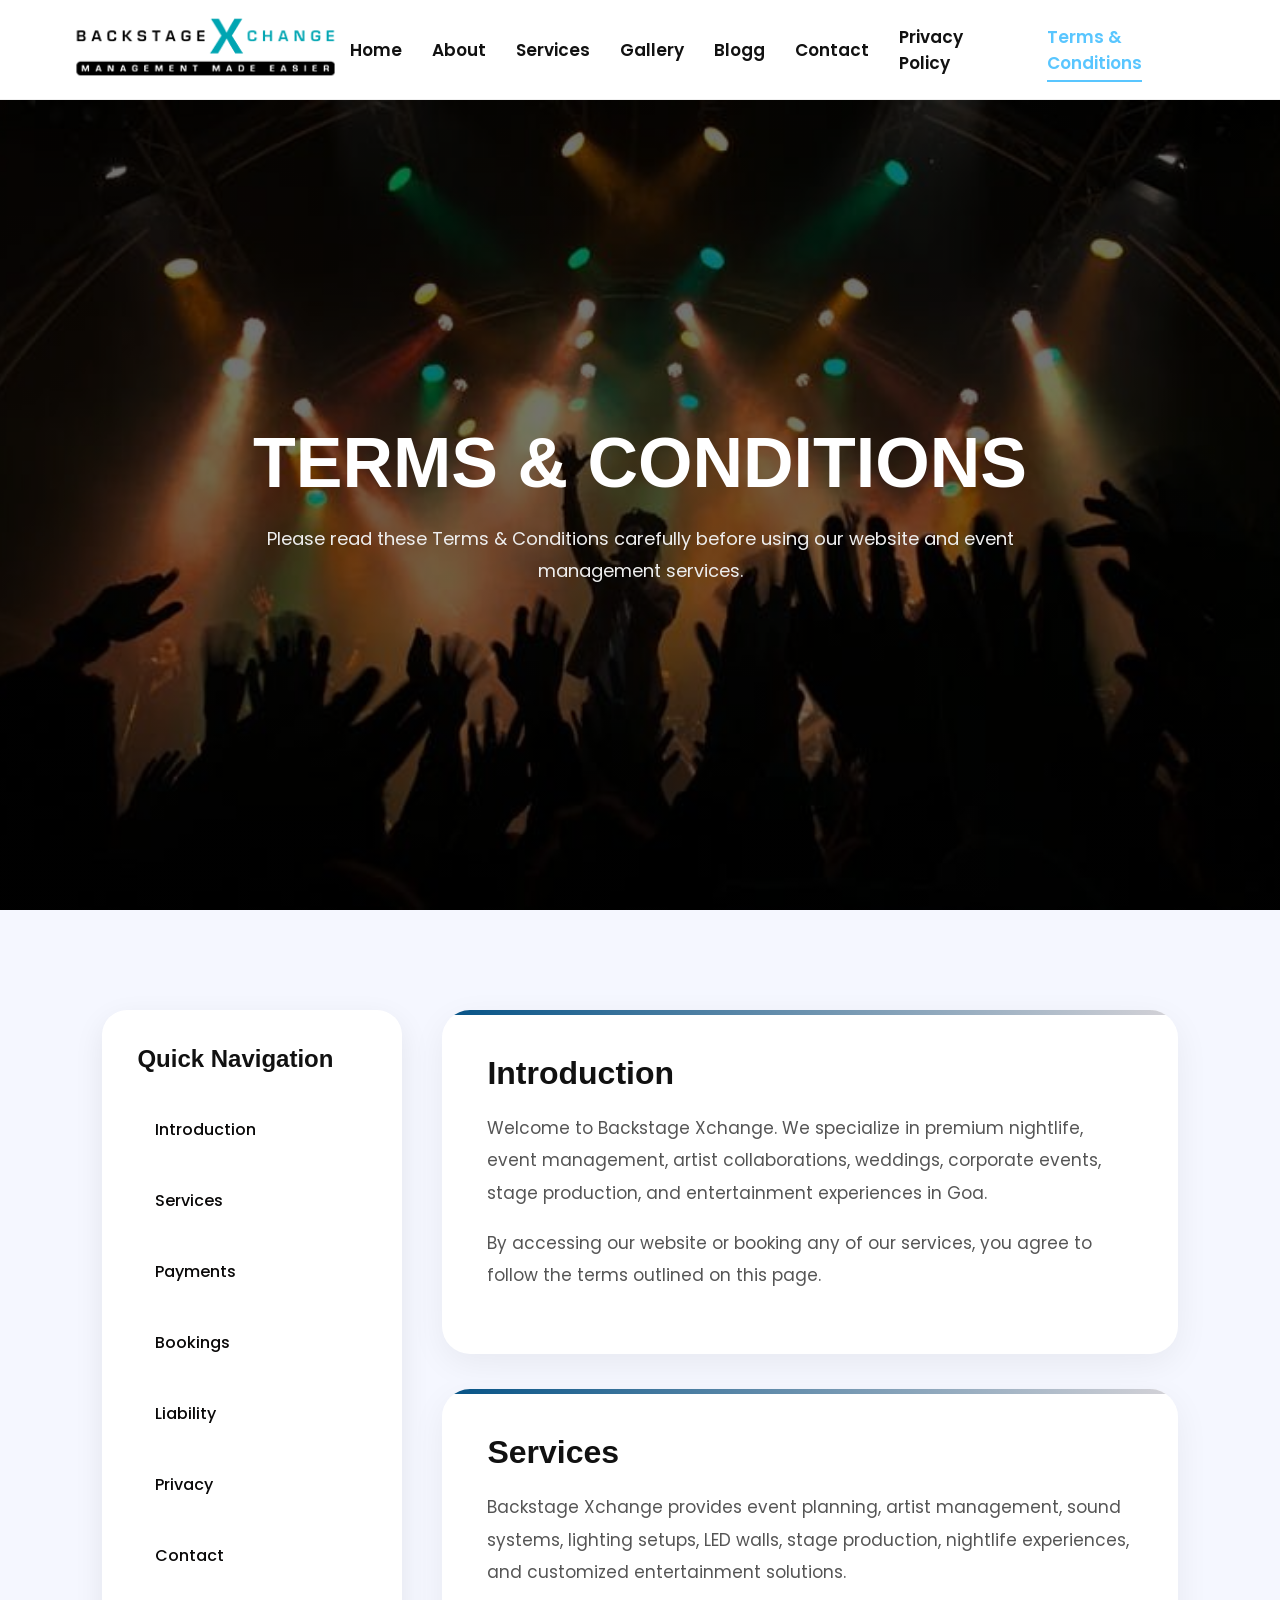
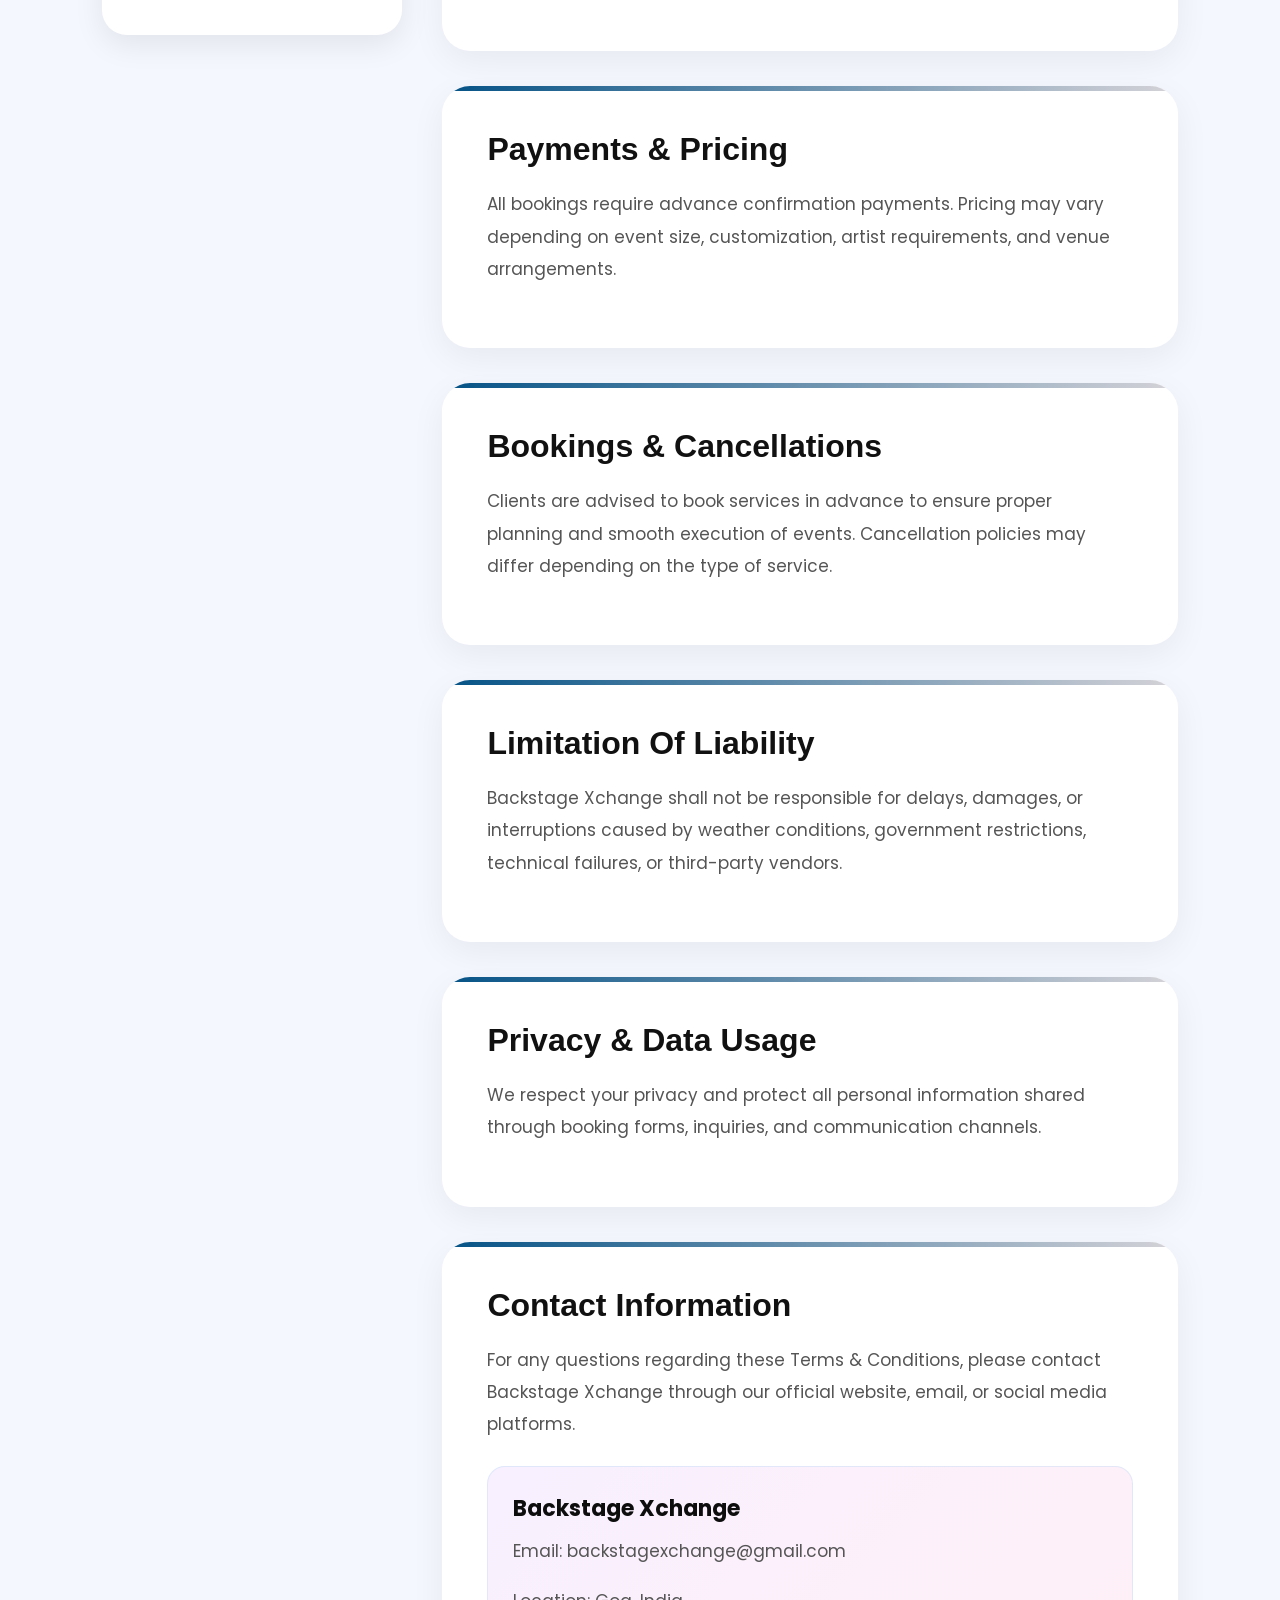
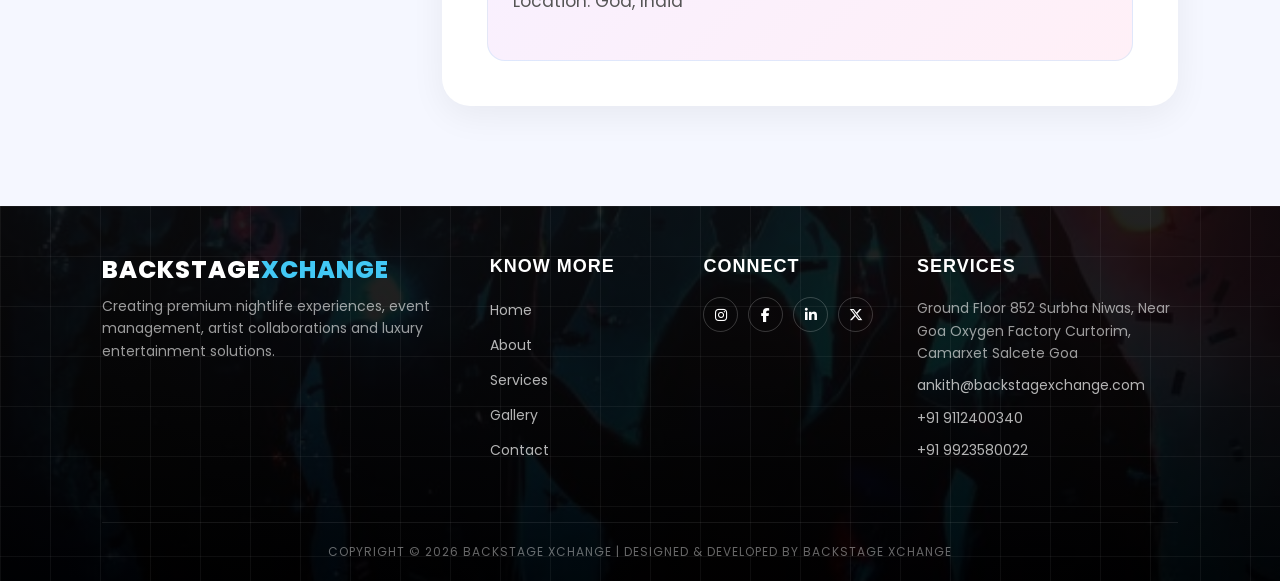
<file: terms conditions.html>
<!DOCTYPE html>
<html lang="en">

<head>
    <meta charset="UTF-8">
    <meta name="viewport" content="width=device-width, initial-scale=1.0">
    <title>Terms & Conditions | Backstage Xchange</title>

    <link rel="stylesheet" href="terms conditions.css">
    <link href="https://fonts.googleapis.com/css2?family=Poppins:wght@300;400;500;600;700&display=swap" rel="stylesheet">
    <link rel="stylesheet" href="https://cdnjs.cloudflare.com/ajax/libs/font-awesome/6.5.2/css/all.min.css">
    <link href="https://api.fontshare.com/v2/css?f[]=clash-display@700&f[]=satoshi@400,500,700&display=swap" rel="stylesheet">
    
    <style>
        .footer {
            position: relative !important;
            background: linear-gradient(rgba(10, 10, 10, 0.9), rgba(0, 0, 0, 0.9)), url("background.png") !important;
            background-size: cover !important;
            background-position: center !important;
            padding: 50px 8% 20px !important;
            display: block !important;
            overflow: hidden !important;
        }
        .footer-overlay { position: absolute; top: 0; left: 0; width: 100%; height: 100%; z-index: 1; }
        .footer-container {
            display: grid !important;
            /* Synchronized to fit the updated ordering layout matrix beautifully */
            grid-template-columns: 2fr 1fr 1fr 1.5fr !important;
            gap: 40px !important;
            position: relative !important;
            z-index: 2 !important;
            text-align: left !important;
        }
        .footer-logo { color: white !important; font-size: 24px !important; font-weight: 800 !important; margin-bottom: 10px !important; letter-spacing: 1px !important; }
        .footer-logo span { color: #42c8f5 !important; }
        .footer-box p { color: rgba(255, 255, 255, 0.6) !important; line-height: 1.6 !important; font-size: 14px !important; margin-bottom: 10px !important; }
        .footer-box h3 { color: white !important; font-size: 18px !important; margin-bottom: 20px !important; font-weight: 700 !important; text-transform: uppercase !important; letter-spacing: 1px !important; }
        .footer-box ul { list-style: none !important; padding: 0 !important; margin: 0 !important; }
        .footer-box ul li { margin-bottom: 10px !important; list-style-type: none !important; }
        .footer-box ul li a, .footer-box p a, .footer a { text-decoration: none !important; color: rgba(255, 255, 255, 0.7) !important; font-size: 14px !important; transition: 0.3s !important; display: inline-block !important; }
        .footer-box ul li a:hover, .footer-box p a:hover, .footer a:hover { color: #42c8f5 !important; padding-left: 5px !important; }
        
        /* HOVER EFFECT FOR ADDRESS */
        .address-hover {
            transition: 0.3s !important;
            cursor: default !important;
        }
        .address-hover:hover {
            color: #42c8f5 !important;
            padding-left: 5px !important;
        }
        
        .social-icons { display: flex !important; gap: 10px !important; margin-top: 15px !important; list-style: none !important; padding: 0 !important; }
        .social-icons a { width: 35px !important; height: 35px !important; display: flex !important; align-items: center !important; justify-content: center !important; border: 1px solid rgba(255, 255, 255, 0.2) !important; border-radius: 50% !important; color: white !important; font-size: 14px !important; transition: 0.3s !important; }
        .social-icons a:hover { background: #42c8f5 !important; border-color: #42c8f5 !important; }
        
        .footer-bottom { margin-top: 50px !important; padding-top: 20px !important; border-top: 1px solid rgba(255, 255, 255, 0.08) !important; text-align: center !important; }
        .footer-bottom p { color: rgba(255, 255, 255, 0.4) !important; font-size: 12px !important; letter-spacing: 1px !important; text-align: center !important; margin: 0 !important; }
        @media(max-width: 991px) { .footer-container { grid-template-columns: repeat(2, 1fr) !important; gap: 30px !important; } }
        @media(max-width: 576px) { .footer-container { grid-template-columns: 1fr !important; } .footer { padding: 40px 6% 10px !important; } }
    </style>
</head>

<body>

<nav class="navbar">
    <div class="logo"><img src="Backstage-Xchange-Logo.webp" alt="Logo"></div>
    <ul class="nav-links">
        <li><a href="index.html">Home</a></li>
        <li><a href="about.html">About</a></li>
        <li><a href="services.html">Services</a></li>
        <li><a href="gallery.html">Gallery</a></li>
        <li><a href="blogg.html">Blogg</a></li>
        <li><a href="contact.html">Contact</a></li>
        <li><a href="privacy policy.html">Privacy Policy</a></li>
        <li><a href="terms conditions.html" class="active">Terms & Conditions</a></li>
    </ul>
</nav>

<section class="events-hero">
    <div class="overlay"></div>
    <div class="hero-content">
        <h1>TERMS & CONDITIONS</h1>
        <p>Please read these Terms & Conditions carefully before using our website and event management services.</p>
    </div>
</section>

<section class="terms-section">
    <div class="terms-container">
        <div class="terms-sidebar">
            <h3>Quick Navigation</h3>
            <ul>
                <li><a href="#intro">Introduction</a></li>
                <li><a href="#services">Services</a></li>
                <li><a href="#payments">Payments</a></li>
                <li><a href="#bookings">Bookings</a></li>
                <li><a href="#liability">Liability</a></li>
                <li><a href="#privacy">Privacy</a></li>
                <li><a href="#contact">Contact</a></li>
            </ul>
        </div>
        <div class="terms-content">
            <div class="terms-card" id="intro">
                <h2>Introduction</h2>
                <p>Welcome to Backstage Xchange. We specialize in premium nightlife, event management, artist collaborations, weddings, corporate events, stage production, and entertainment experiences in Goa.</p>
                <p>By accessing our website or booking any of our services, you agree to follow the terms outlined on this page.</p>
            </div>
            <div class="terms-card" id="services">
                <h2>Services</h2>
                <p>Backstage Xchange provides event planning, artist management, sound systems, lighting setups, LED walls, stage production, nightlife experiences, and customized entertainment solutions.</p>
            </div>
            <div class="terms-card" id="payments">
                <h2>Payments & Pricing</h2>
                <p>All bookings require advance confirmation payments. Pricing may vary depending on event size, customization, artist requirements, and venue arrangements.</p>
            </div>
            <div class="terms-card" id="bookings">
                <h2>Bookings & Cancellations</h2>
                <p>Clients are advised to book services in advance to ensure proper planning and smooth execution of events. Cancellation policies may differ depending on the type of service.</p>
            </div>
            <div class="terms-card" id="liability">
                <h2>Limitation Of Liability</h2>
                <p>Backstage Xchange shall not be responsible for delays, damages, or interruptions caused by weather conditions, government restrictions, technical failures, or third-party vendors.</p>
            </div>
            <div class="terms-card" id="privacy">
                <h2>Privacy & Data Usage</h2>
                <p>We respect your privacy and protect all personal information shared through booking forms, inquiries, and communication channels.</p>
            </div>
            <div class="terms-card" id="contact">
                <h2>Contact Information</h2>
                <p>For any questions regarding these Terms & Conditions, please contact Backstage Xchange through our official website, email, or social media platforms.</p>
                <div class="contact-box">
                    <h4>Backstage Xchange</h4>
                    <p>Email: backstagexchange@gmail.com</p>
                    <p>Location: Goa, India</p>
                </div>
            </div>
        </div>
    </div>
</section>

<footer class="footer">
    <div class="footer-overlay"></div>
    <div class="footer-container">
        
        <div class="footer-box">
            <div class="footer-logo">BACKSTAGE<span>XCHANGE</span></div>
            <p>Creating premium nightlife experiences, event management, artist collaborations and luxury entertainment solutions.</p>
        </div>
        
        <div class="footer-box">
           <h3>Know More</h3>
            <ul>
                <li><a href="index.html">Home</a></li>
                <li><a href="about.html">About</a></li>
                <li><a href="services.html">Services</a></li>
                <li><a href="gallery.html">Gallery</a></li>
                <li><a href="contact.html">Contact</a></li>
            </ul>
        </div>
        
        <div class="footer-box">
            <h3>Connect</h3>
            <div class="social-icons">
                <a href="#"><i class="fab fa-instagram"></i></a>
                <a href="#"><i class="fab fa-facebook-f"></i></a>
                <a href="#"><i class="fab fa-linkedin-in"></i></a>
                <a href="#"><i class="fab fa-x-twitter"></i></a>
            </div>
        </div>

        <div class="footer-box">
            <h3>Services</h3>
            <p class="address-hover">Ground Floor 852 Surbha Niwas, Near Goa Oxygen Factory Curtorim, Camarxet Salcete Goa</p>
            <p><a href="mailto:ankith@backstagexchange.com" style="color: rgba(255, 255, 255, 0.7); text-decoration: none;">ankith@backstagexchange.com</a></p>
            <p><a href="tel:+919112400340" style="color: rgba(255, 255, 255, 0.7); text-decoration: none;">+91 9112400340</a></p>
            <p><a href="tel:+919923580022" style="color: rgba(255, 255, 255, 0.7); text-decoration: none;">+91 9923580022</a></p>
        </div>
        
    </div>
    <div class="footer-bottom">
        <p>COPYRIGHT © 2026 BACKSTAGE XCHANGE | DESIGNED & DEVELOPED BY BACKSTAGE XCHANGE</p>
    </div>
</footer>

<script src="script.js" defer></script>
</body>
</html>
</file>
<file: about.css>
*{
  margin:0;
  padding:0;
  box-sizing:border-box;
}

html{
  scroll-behavior:smooth;
}

body{
  background:#000;
  color:white;
  font-family:'Satoshi', sans-serif;
  overflow-x:hidden;
}

h1,h2,h3{
  font-family:'Clash Display', sans-serif;
}

*{
    margin:0;
    padding:0;
    box-sizing:border-box;
    font-family:'Poppins',sans-serif;
}

body{
    background:#f5f7ff;
    color:#111;
}
/* =========================
        NAVBAR
========================= */

*{
    margin: 0;
    padding: 0;
    box-sizing: border-box;
}

body{
    font-family: Arial, sans-serif;
}

/* NAVBAR */
.navbar{
    width: 100%;
    height: 100px;

    background: #fff;

    display: flex;
    justify-content: space-between;
    align-items: center;

    padding: 0 60px;

    border-bottom: 1px solid rgba(0,0,0,0.06);

    position: sticky;
    top: 0;

    z-index: 1000;
}

/* LOGO */
.logo img{
    width: 290px;
    height: auto;

    object-fit: contain;
}

/* NAV LINKS */
.nav-links{
    display: flex;
    align-items: center;
    gap: 30px;

    list-style: none;
}

/* LINKS */
.nav-links li a{
    text-decoration: none;

    color: #111;

    font-size: 17px;
    font-weight: 600;

    transition: 0.3s ease;

    position: relative;
}

/* ACTIVE LINK */
.nav-links li a.active{
    color: #59c6ff;
}

/* HOVER EFFECT */
.nav-links li a:hover{
    color: #59c6ff;
}

/* UNDERLINE */
.nav-links li a::after{
    content: "";

    position: absolute;

    left: 0;
    bottom: -7px;

    width: 0%;
    height: 2px;

    background: #59c6ff;

    transition: 0.3s ease;
}

.nav-links li a:hover::after,
.nav-links li a.active::after{
    width: 100%;
}

/* RESPONSIVE */
@media(max-width:1200px){

    .navbar{
        padding: 0 30px;
    }

    .nav-links{
        gap: 18px;
    }

    .nav-links li a{
        font-size: 15px;
    }

    .logo img{
        width: 230px;
    }

}

@media(max-width:991px){

    .navbar{
        flex-direction: column;
        height: auto;

        padding: 20px;
    }

    .nav-links{
        flex-wrap: wrap;

        justify-content: center;

        margin-top: 20px;
    }

}
/* =========================
        HERO
========================= */

.about-hero{
    height:80vh;

    background:
    linear-gradient(rgba(0,0,0,0.55),
    rgba(0,0,0,0.55)),
    url("aboutHero.png");

    background-size:cover;
    background-position:center;

    display:flex;
    justify-content:center;
    align-items:center;

    text-align:center;
}

.hero-content h1{
    color:white;
    font-size:90px;
    margin-bottom:20px;
}

.hero-content p{
    color:white;
    font-size:22px;
}

/* =========================
        ABOUT SECTION
========================= */

.about-section{
    padding:120px 8%;
}

.about-container{
    display:flex;
    align-items:center;
    gap:70px;
    flex-wrap:wrap;
}

.about-image{
    flex:1;
}

.about-image img{
    width:100%;
    border-radius:25px;

    box-shadow:0 20px 50px rgba(0,0,0,0.12);
}

.about-content{
    flex:1;
}

.about-content span{
    color:#4262ff;
    letter-spacing:4px;
    font-weight:600;
}

.about-content h2{
    font-size:50px;
    margin:20px 0;
}

.about-content p{
    color:#070606;
    line-height:1.9;
    margin-bottom:20px;
}

.about-btn{
    display:inline-block;

    margin-top:15px;

    padding:15px 35px;

    background:#4262ff;

    color:white;

    text-decoration:none;

    border-radius:12px;

    transition:0.3s;
}

.about-btn:hover{
    transform:translateY(-5px);
}

/* ABOUT SECTION */

.about-section{
    width:100%;
    padding:100px 8%;
    background:#f5f5f5;
}

.about-container{
    display:flex;
    justify-content:space-between;
    align-items:center;
    gap:70px;
    flex-wrap:wrap;
}

/* LEFT SIDE */

.about-content{
    flex:1;
    min-width:320px;
}

.about-content h4{
    color:#5dbcf5;
    font-size:32px;
    margin-bottom:15px;
    font-weight:700;
}

.about-content h1{
    font-size:55px;
    line-height:1.2;
    color:#222;
    margin-bottom:25px;
    font-weight:800;
}

.about-content p{
    font-size:22px;
    line-height:1.8;
    color:#666;
    margin-bottom:40px;
}

/* FEATURES AREA */

.about-features{
    display:flex;
    align-items:flex-start;
    gap:40px;
    flex-wrap:wrap;
}

/* EXPERIENCE BOX */

.experience-box{
    width:260px;
    background:#000;
    color:#fff;
    padding:40px 20px;
    border-radius:10px;
    text-align:center;
}

.exp-icon{
    width:80px;
    height:80px;
    border:3px solid #fff;
    border-radius:50%;
    display:flex;
    justify-content:center;
    align-items:center;
    font-size:38px;
    margin:auto;
    margin-bottom:20px;
}

.experience-box h2{
    font-size:50px;
    margin-bottom:10px;
}

.experience-box span{
    font-size:24px;
}

/* FEATURES LIST */

.features-list{
    display:flex;
    flex-direction:column;
    gap:25px;
    padding-top:15px;
}

.feature-item{
    font-size:28px;
    color:#000;
    font-weight:500;
}


.about-images{
    position:relative;
    width:700px;
    height:550px;
    margin:auto;
}

/* IMAGE 1 */

.main-img{
    width:550px;
    height:500px;
    object-fit:cover;
    position:absolute;
    left:0;
    top:20px;
    z-index:1;
}

/* IMAGE 2 OVERLAY */

.small-img{
    width:350px;
    height:260px;
    object-fit:cover;
    position:absolute;
    right:0;
    top:90px;

    z-index:2;

    border:15px solid #fff;

    box-shadow:0 10px 30px rgba(0,0,0,0.3);
}
/* SMALL OVERLAY IMAGE */

.small-img{
    width:420px;
    height:320px;
    object-fit:cover;
    position:absolute;
    right:0;
    top:110px;
    z-index:2;

    border:18px solid #fff;

    box-shadow:0 15px 40px rgba(0,0,0,0.25);
}
/* RESPONSIVE */

@media(max-width:1200px){

    .about-content h1{
        font-size:42px;
    }

    .about-content p{
        font-size:18px;
    }

    .feature-item{
        font-size:22px;
    }

    .small-img{
        width:320px;
        height:240px;
    }
}

@media(max-width:768px){

    .about-section{
        padding:70px 5%;
    }

    .about-content h4{
        font-size:24px;
    }

    .about-content h1{
        font-size:34px;
    }

    .about-content p{
        font-size:16px;
    }

    .experience-box{
        width:100%;
    }

    .feature-item{
        font-size:18px;
    }

    .small-img{
        position:relative;
        right:0;
        top:-50px;
        width:85%;
        border:10px solid #fff;
    }

    .main-img{
        height:400px;
    }
}
/* =========================
        MISSION & VISION SECTION
========================= */

.mission-vision {
    padding: 100px 8%;
    background: linear-gradient(to bottom, #1aa7df, hsl(0, 87%, 94%));
    text-align: center;
}

.mv-header {
    max-width: 850px;
    margin: auto;
    margin-bottom: 70px;
}

.mv-header .section-tag {
    display: inline-block;
    color: #326bd4;
    font-size: 1rem;
    font-weight: 600;
    text-transform: uppercase;
    letter-spacing: 2px;
    margin-bottom: 15px;
}

.mv-header h2 {
    font-size: 3rem;
    color: rgb(12, 7, 7);
    margin-bottom: 20px;
    font-weight: 700;
}

.mv-header p {
    color: #0a0707;
    font-size: 1.1rem;
    line-height: 1.8;
}

.mv-container {
    display: grid;
    grid-template-columns: repeat(auto-fit, minmax(320px, 1fr));
    gap: 35px;
}

.mv-card {
    background: rgba(52, 20, 231, 0.04);
    padding: 45px 35px;
    border-radius: 25px;
    border: 1px solid rgba(255,255,255,0.08);
    transition: 0.4s ease;
    backdrop-filter: blur(8px);
    box-shadow: 0 10px 30px rgba(255, 0, 100, 0.08);
}

.mv-card:hover {
    transform: translateY(-10px);
    background: rgba(255, 0, 85, 0.05);
    box-shadow: 0 15px 40px rgba(20, 16, 243, 0.2);
}

.mv-icon {
    width: 85px;
    height: 85px;
    margin: auto;
    margin-bottom: 25px;
    display: flex;
    align-items: center;
    justify-content: center;
    background: linear-gradient(45deg, #dfd5d8, #0f1de0);
    border-radius: 50%;
    font-size: 2rem;
    color: white;
}

.mv-card h3 {
    color: rgb(15, 6, 6);
    font-size: 1.8rem;
    margin-bottom: 20px;
}

.mv-card p {
    color: #110e0e;
    line-height: 1.9;
    font-size: 1.05rem;
}

/* =========================
        RESPONSIVE
========================= */

@media (max-width: 768px) {

    .mv-header h2 {
        font-size: 2.2rem;
    }

    .mv-card {
        padding: 35px 25px;
    }

}




/* =========================
      OTHER SERVICES
========================= */

.other-services{
    width:100%;
    padding:100px 8%;
    background:#f5eded;
    overflow:hidden;
}

/* TITLE */

.section-title{
    text-align:center;
    margin-bottom:60px;
}

.section-title span{
    color:#00bfff;
    font-size:14px;
    letter-spacing:3px;
    font-weight:600;
}

.section-title h2{
    color:#030303;
    font-size:59px;
    margin-top:15px;
    font-weight:700;
}

/* GRID */

.other-grid{
    display:grid;
    grid-template-columns:repeat(3, 1fr);
    gap:25px;
}

/* CARD */

.other-card1{
    position:relative;
    background:url(ser4.png);
    border-radius:22px;
    padding:35px 25px;
    text-align:center;
    overflow:hidden;
    transition:0.4s ease;
    border:1px solid rgba(255,255,255,0.08);
    min-height:320px;

    display:flex;
    flex-direction:column;
    justify-content:center;
    align-items:center;
}

/* TITLE */

.other-card1 h3{
    color:#fff;
    font-size:50px;
    margin-bottom:15px;
    z-index:2;
}

/* TEXT */

.other-card1 p{
    color:#f7f2f2;
    font-size:20px;
    line-height:1.8;
    z-index:2;
}

/* card 2*/


.other-card2{
    position:relative;
    background:url(ser2.png);
    border-radius:22px;
    padding:35px 25px;
    text-align:center;
    overflow:hidden;
    transition:0.4s ease;
    border:1px solid rgba(255,255,255,0.08);
    min-height:320px;

    display:flex;
    flex-direction:column;
    justify-content:center;
    align-items:center;
}

/* TITLE */

.other-card2 h3{
    color:#fff;
    font-size:50px;
    margin-bottom:15px;
    z-index:2;
}

/* TEXT */

.other-card2 p{
    color:#f7f2f2;
    font-size:20px;
    line-height:1.8;
    z-index:2;
}


.other-card3{
    position:relative;
    background:url(ser3.png);
    border-radius:22px;
    padding:35px 25px;
    text-align:center;
    overflow:hidden;
    transition:0.4s ease;
    border:1px solid rgba(255,255,255,0.08);
    min-height:320px;

    display:flex;
    flex-direction:column;
    justify-content:center;
    align-items:center;
}

/* TITLE */

.other-card3 h3{
    color:#fff;
    font-size:50px;
    margin-bottom:15px;
    z-index:2;
}

/* TEXT */

.other-card3 p{
    color:#f7f2f2;
    font-size:20px;
    line-height:1.8;
    z-index:2;
}

.other-card4{
    position:relative;
    background:url(ser1.png);
    border-radius:22px;
    padding:35px 25px;
    text-align:center;
    overflow:hidden;
    transition:0.4s ease;
    border:1px solid rgba(255,255,255,0.08);
    min-height:320px;

    display:flex;
    flex-direction:column;
    justify-content:center;
    align-items:center;
}

/* TITLE */

.other-card4 h3{
    color:#fff;
    font-size:50px;
    margin-bottom:15px;
    z-index:2;
}

/* TEXT */

.other-card4 p{
    color:#f7f2f2;
    font-size:20px;
    line-height:1.8;
    z-index:2;
}

.other-card5{
    position:relative;
    background:url(ser5.png);
    border-radius:22px;
    padding:35px 25px;
    text-align:center;
    overflow:hidden;
    transition:0.4s ease;
    border:1px solid rgba(255,255,255,0.08);
    min-height:320px;

    display:flex;
    flex-direction:column;
    justify-content:center;
    align-items:center;
}

/* TITLE */

.other-card5 h3{
    color:#fff;
    font-size:50px;
    margin-bottom:15px;
    z-index:2;
}

/* TEXT */

.other-card5 p{
    color:#f7f2f2;
    font-size:20px;
    line-height:1.8;
    z-index:2;
}


.other-card6{
    position:relative;
    background:url(ser6.png);
    border-radius:22px;
    padding:35px 25px;
    text-align:center;
    overflow:hidden;
    transition:0.4s ease;
    border:1px solid rgba(255,255,255,0.08);
    min-height:320px;

    display:flex;
    flex-direction:column;
    justify-content:center;
    align-items:center;
}

/* TITLE */

.other-card6 h3{
    color:#fff;
    font-size:50px;
    margin-bottom:15px;
    z-index:2;
}

/* TEXT */

.other-card6 p{
    color:#f7f2f2;
    font-size:20px;
    line-height:1.8;
    z-index:2;
}


/* BACKGROUND EFFECT */

.card-bg{
    position:absolute;
    width:220px;
    height:220px;
    background:rgba(223, 142, 209, 0.15);
    border-radius:50%;
    top:-80px;
    right:-80px;
    filter:blur(10px);
    transition:0.5s;
}

/* HOVER */

.other-card:hover{
    transform:translateY(-10px);
    border-color:#00bfff;
    box-shadow:0 15px 35px rgba(0,191,255,0.25);
}

.other-card:hover .card-bg{
    transform:scale(1.3);
}

/* IMAGE */

.other-card img{
    width:75px;
    margin-bottom:20px;
    z-index:2;
    transition:0.4s;
}

.other-card:hover img{
    transform:scale(1.1) rotate(5deg);
}

/* TITLE */

.other-card h3{
    color:#fff;
    font-size:50px;
    margin-bottom:15px;
    z-index:2;
}

/* TEXT */

.other-card p{
    color:#f7f2f2;
    font-size:20px;
    line-height:1.8;
    z-index:2;
}

/* RESPONSIVE */

@media(max-width:992px){

    .other-grid{
        grid-template-columns:repeat(2,1fr);
    }

}

@media(max-width:768px){

    .other-grid{
        grid-template-columns:1fr;
    }

    .section-title h2{
        font-size:32px;
    }

}

/* =========================
        PROCESS SECTION
========================= */

.process-section {
    padding: 100px 8%;
    background: linear-gradient(to bottom, #f5eded, #e9e8e8);
    text-align: center;
}

.process-header {
    max-width: 800px;
    margin: auto;
    margin-bottom: 80px;
}

.process-header .section-tag {
    display: inline-block;
    color: #4650e0;
    font-size: 1rem;
    font-weight: 600;
    text-transform: uppercase;
    letter-spacing: 2px;
    margin-bottom: 15px;
}

.process-header h2 {
    font-size: 3rem;
    color: rgb(10, 8, 8);
    margin-bottom: 20px;
    font-weight: 700;
}

.process-header p {
    color: #0c0b0b;
    font-size: 1.1rem;
    line-height: 1.8;
}

.process-container {
    display: grid;
    grid-template-columns: repeat(auto-fit, minmax(250px, 1fr));
    gap: 30px;
    position: relative;
}

.process-step {
    background: rgba(255,255,255,0.04);
    border: 1px solid rgba(255,255,255,0.08);
    padding: 40px 25px;
    border-radius: 25px;
    position: relative;
    transition: 0.4s ease;
    backdrop-filter: blur(8px);
    box-shadow: 0 10px 30px rgba(255, 0, 100, 0.08);
}

.process-step:hover {
    transform: translateY(-10px);
    box-shadow: 0 15px 40px rgba(255, 0, 100, 0.2);
    background: rgba(255, 0, 85, 0.05);
}

.step-number {
    position: absolute;
    top: 20px;
    right: 25px;
    font-size: 2rem;
    font-weight: 700;
    color: rgba(255,255,255,0.08);
}

.step-icon {
    width: 80px;
    height: 80px;
    margin: auto;
    margin-bottom: 25px;
    display: flex;
    align-items: center;
    justify-content: center;
    background: linear-gradient(45deg, #3982f0, #0f70ca);
    border-radius: 50%;
    font-size: 2rem;
    color: white;
}

.process-step h3 {
    color: rgb(14, 13, 13);
    font-size: 1.5rem;
    margin-bottom: 15px;
}

.process-step p {
    color: #0e0d0d;
    line-height: 1.8;
    font-size: 1rem;
}




/* FOUNDER SECTION */
.founder-section{
    width: 100%;
    padding: 100px 8%;
    background: #f8f8f8;
}

/* CONTAINER */
.founder-container{
    display: flex;
    align-items: center;
    justify-content: space-between;
    gap: 70px;
    flex-wrap: wrap;
}

/* IMAGE AREA */
.founder-image{
    flex: 1;
    min-width: 320px;
    position: relative;
}

/* IMAGE */
.founder-image img{
    width: 100%;
    height: 620px;
    object-fit: cover;
    border-radius: 30px;
    box-shadow: 0 15px 40px rgba(0,0,0,0.15);
    transition: 0.5s;
}

.founder-image img:hover{
    transform: scale(1.03);
}

/* NAME CARD */
.founder-name-card{
    position: absolute;
    bottom: 30px;
    left: 50%;
    transform: translateX(-50%);
    
    width: 85%;
    padding: 22px;

    background: rgba(255,255,255,0.15);
    backdrop-filter: blur(15px);

    border-radius: 20px;
    text-align: center;

    animation: floatCard 3s ease-in-out infinite;
}


/* NAME */
.founder-name-card h3{
    color: white;
    font-size: 28px;
    margin-bottom: 8px;
    font-weight: 700;
}

/* ROLE */
.founder-name-card span{
    color: #e5e5e5;
    font-size: 16px;
    letter-spacing: 1px;
}

/* CONTENT */
.founder-content{
    flex: 1;
    min-width: 320px;
}

/* SMALL TITLE */
.founder-subtitle{
    color: #4f46e5;
    font-size: 15px;
    font-weight: 700;
    letter-spacing: 2px;
    text-transform: uppercase;
}

/* HEADING */
.founder-content h2{
    font-size: 56px;
    line-height: 1.2;
    margin: 20px 0;
    color: #111;
}

/* PARAGRAPH */
.founder-content p{
    font-size: 18px;
    line-height: 1.9;
    color: #050505;
    margin-bottom: 20px;
}

/* BUTTON */
.founder-btn{
    display: inline-block;
    margin-top: 20px;
    padding: 16px 35px;
    background: #4f46e5;
    color: white;
    text-decoration: none;
    border-radius: 12px;
    font-weight: 600;
    transition: 0.3s;
}

.founder-btn:hover{
    background: #372fd3;
    transform: translateY(-4px);
}

/* RESPONSIVE */
@media(max-width:950px){

    .founder-container{
        flex-direction: column;
    }

    .founder-content h2{
        font-size: 42px;
    }

    .founder-image img{
        height: auto;
    }
}

@media(max-width:600px){

    .founder-content h2{
        font-size: 34px;
    }

    .founder-content p{
        font-size: 16px;
    }

    .founder-name-card h3{
        font-size: 22px;
    }
}

/* =========================
        STATS
========================= */

.stats-section{
    padding:100px 8%;
    background:white;
}

.stats-container{
    display:grid;
    grid-template-columns:repeat(auto-fit,minmax(220px,1fr));
    gap:30px;
}

.stat-box{
    background:#f5f7ff;

    padding:50px 20px;

    text-align:center;

    border-radius:20px;

    transition:0.4s;
}

.stat-box:hover{
    transform:translateY(-10px);
}

.stat-box h2{
    font-size:55px;
    color:#4262ff;
    margin-bottom:10px;
}

.stat-box p{
    color:#666;
}

/* =========================
        WHY CHOOSE US SECTION
========================= */

.why-choose-us {
    padding: 100px 8%;
    background: linear-gradient(to bottom, #e7e5e5, #ebe5e5);
    text-align: center;
}

.why-header {
    max-width: 800px;
    margin: auto;
    margin-bottom: 70px;
}

.why-header .section-tag {
    display: inline-block;
    color: #3091ec;
    font-size: 1rem;
    font-weight: 600;
    text-transform: uppercase;
    letter-spacing: 2px;
    margin-bottom: 15px;
}

.why-header h2 {
    font-size: 3rem;
    color: rgb(2, 2, 2);
    margin-bottom: 20px;
    font-weight: 700;
}

.why-header p {
    color: #0a0a0a;
    font-size: 1.1rem;
    line-height: 1.8;
}

.why-grid {
    display: grid;
    grid-template-columns: repeat(auto-fit, minmax(260px, 1fr));
    gap: 30px;
}

.why-card {
    background: rgba(255,255,255,0.04);
    border: 1px solid rgba(255,255,255,0.08);
    padding: 40px 30px;
    border-radius: 25px;
    transition: 0.4s ease;
    box-shadow: 0 10px 30px rgba(255, 0, 100, 0.08);
    backdrop-filter: blur(8px);
}

.why-card:hover {
    transform: translateY(-10px);
    box-shadow: 0 15px 40px rgba(255, 0, 100, 0.25);
    background: rgba(255, 0, 85, 0.05);
}

.why-icon {
    width: 75px;
    height: 75px;
    margin: auto;
    margin-bottom: 25px;
    display: flex;
    align-items: center;
    justify-content: center;
    background: linear-gradient(45deg, #418aeb, #d3d2d1);
    border-radius: 50%;
    font-size: 1.8rem;
    color: white;
}

.why-card h3 {
    color: rgb(14, 13, 13);
    font-size: 1.4rem;
    margin-bottom: 15px;
}

.why-card p {
    color: #0c0a0a;
    font-size: 1rem;
    line-height: 1.8;
}

/* =========================
        RESPONSIVE
========================= */

@media (max-width: 768px) {

    .why-header h2 {
        font-size: 2.2rem;
    }

    .why-card {
        padding: 30px 20px;
    }

}

/* =========================
        TESTIMONIALS SECTION
========================= */

.testimonials {
    padding: 100px 8%;
    background: linear-gradient(to bottom, #fcf5f5, #2f48d8);
    text-align: center;
}

.testimonials h2 {
    font-size: 3rem;
    color: #141313;
    margin-bottom: 15px;
    font-weight: 700;
}

.testimonial-subtitle {
    color: #030303;
    font-size: 1.1rem;
    max-width: 700px;
    margin: auto;
    margin-bottom: 60px;
    line-height: 1.7;
}

.testimonial-container {
    display: grid;
    grid-template-columns: repeat(auto-fit, minmax(320px, 1fr));
    gap: 30px;
}

.testimonial-card {
    background: #ece9e9e5;
    border: 1px solid rgba(52, 82, 250, 0.08);
    padding: 35px 30px;
    border-radius: 25px;
    text-align: left;
    transition: 0.4s ease;
    box-shadow: 0 10px 30px rgba(38, 51, 228, 0.08);
    position: relative;
    backdrop-filter: blur(8px);
}

.testimonial-card:hover {
    transform: translateY(-10px);
    box-shadow: 0 15px 40px rgba(255, 0, 100, 0.25);
}

.quote-icon {
    font-size: 2rem;
    color: #328af0;
    margin-bottom: 20px;
}

.testimonial-card p {
    color: #030303;
    font-size: 1rem;
    line-height: 1.8;
    margin-bottom: 25px;
}

.client-info {
    display: flex;
    align-items: center;
    gap: 15px;
}

.client-info img {
    width: 60px;
    height: 60px;
    border-radius: 50%;
    object-fit: cover;
    border: 2px solid #4078e2;
}

.client-info h3 {
    color: rgb(12, 10, 10);
    font-size: 1.1rem;
    margin-bottom: 4px;
}

.client-info span {
    color: #141010;
    font-size: 0.9rem;
}

/* =========================
        RESPONSIVE
========================= */

@media (max-width: 768px) {

    .testimonials h2 {
        font-size: 2.2rem;
    }

    .testimonial-card {
        padding: 25px;
    }

}



/* =========================
        GALLERY SECTION
========================= */

.gallery-section,
.full-gallery-page {
    padding: 100px 8%;
    background: #f8eded;
    text-align: center;
}

.gallery-section h2,
.full-gallery-page h1 {
    font-size: 3rem;
    color: #080707;
    margin-bottom: 15px;
    font-weight: 700;
}

.gallery-subtitle,
.gallery-header p {
    color: #0e0d0d;
    font-size: 1.1rem;
    max-width: 700px;
    margin: auto;
    margin-bottom: 50px;
    line-height: 1.7;
}

.gallery-grid {
    display: grid;
    grid-template-columns: repeat(auto-fit, minmax(280px, 1fr));
    gap: 25px;
}

.gallery-item {
    position: relative;
    overflow: hidden;
    border-radius: 20px;
    cursor: pointer;
    background: #111;
    box-shadow: 0 8px 25px rgba(255, 0, 100, 0.15);
    transition: 0.4s ease;
}

.gallery-item img {
    width: 100%;
    height: 350px;
    object-fit: cover;
    display: block;
    transition: transform 0.5s ease;
}

.gallery-item:hover img {
    transform: scale(1.12);
}

.gallery-item:hover {
    box-shadow: 0 12px 35px rgba(105, 156, 233, 0.35);
}

.gallery-btn {
    margin-top: 50px;
}

.gallery-btn .btn {
    display: inline-block;
    padding: 14px 35px;
    background: linear-gradient(45deg, #4034eb, #2539aa);
    color: #fff;
    text-decoration: none;
    border-radius: 50px;
    font-weight: 600;
    transition: 0.3s ease;
}

.gallery-btn .btn:hover {
    transform: translateY(-4px);
    box-shadow: 0 8px 20px rgba(255, 0, 100, 0.3);
}

/* =========================
        GALLERY PAGE HEADER
========================= */

.gallery-header {
    margin-bottom: 60px;
}

.gallery-header h1 {
    font-size: 4rem;
    color: white;
    margin-bottom: 15px;
}

/* =========================
        RESPONSIVE
========================= */

@media (max-width: 768px) {

    .gallery-section h2,
    .full-gallery-page h1 {
        font-size: 2.2rem;
    }

    .gallery-item img {
        height: 250px;
    }

}
/* =========================
        WHY CARD
========================= */

.why-card{
    background:white;
    padding:25px;
    border-radius:25px;
    text-align:center;
    box-shadow:0 15px 40px rgba(0,0,0,0.08);
    transition:0.4s ease;

    display:flex;
    flex-direction:column;
    justify-content:flex-start;

    min-height:650px; /* Same height for all cards */
    overflow:hidden;
}

.why-card:hover{
    transform:translateY(-10px);
}

/* =========================
        IMAGE
========================= */

.why-image{
    width:100%;
    height:250px; /* Equal image height */
    object-fit:cover;
    border-radius:20px;
    margin-bottom:25px;
    transition:0.4s ease;
}

.why-card:hover .why-image{
    transform:scale(1.05);
}

/* =========================
        ICON
========================= */

.why-icon{
    font-size:55px;
    margin-bottom:20px;
}

/* =========================
        TITLE
========================= */

.why-card h3{
    font-size:26px;
    margin-bottom:18px;
    min-height:80px; /* Keeps heading alignment equal */
}

/* =========================
        TEXT
========================= */

.why-card p{
    color:#666;
    line-height:1.8;
    flex-grow:1; /* Makes all descriptions align properly */
    display:flex;
    align-items:center;
    justify-content:center;
    padding:0 10px;
}

/* =========================
        RESPONSIVE
========================= */

@media(max-width:768px){

    .why-card{
        min-height:auto;
    }

    .why-image{
        height:220px;
    }

    .why-card h3{
        min-height:auto;
    }
}

/* =========================
   RESPONSIVE IMAGE SIZE
   ========================= */

@media(max-width:768px) {
    .why-image {
        height: 180px;
    }
}
/* =========================
   COMPACT FOOTER CSS
========================= */
.footer {
    position: relative !important;
    background: linear-gradient(rgba(10, 10, 10, 0.9), rgba(0, 0, 0, 0.9)), url("background.png") !important;
    background-size: cover !important;
    background-position: center !important;
    padding: 30px 8% 10px !important;
    display: block !important;
    overflow: hidden !important;
}

.footer-container {
    display: grid !important;
    grid-template-columns: 2fr 1fr 1.5fr 1fr !important;
    gap: 40px !important;
    position: relative !important;
    z-index: 2 !important;
    text-align: left !important;
}

.footer-logo {
    color: white !important;
    font-size: 24px !important;
    font-weight: 800 !important;
    margin-bottom: 10px !important;
    letter-spacing: 1px !important;
}
.footer-logo span { color: #42c8f5 !important; }

.footer-box p {
    color: rgba(255, 255, 255, 0.6) !important;
    line-height: 1.6 !important;
    font-size: 14px !important;
}

.footer-box h3 {
    color: white !important;
    font-size: 18px !important;
    margin-bottom: 20px !important;
    font-weight: 700 !important;
    text-transform: uppercase !important;
    letter-spacing: 1px !important;
}

.footer-box ul { 
    list-style: none !important; 
    padding: 0 !important;
    margin: 0 !important;
}

.footer-box ul li { 
    margin-bottom: 10px !important; 
    list-style-type: none !important;
}

.footer-box ul li a,
.footer-box p a,
.footer a {
    text-decoration: none !important;
    color: rgba(255, 255, 255, 0.7) !important;
    font-size: 14px !important;
    transition: 0.3s !important;
    display: inline-block !important;
}

.footer-box ul li a:hover,
.footer-box p a:hover,
.footer a:hover { 
    color: #42c8f5 !important; 
    padding-left: 5px !important; 
}

.social-icons { 
    display: flex !important; 
    gap: 10px !important; 
    margin-top: 15px !important; 
    list-style: none !important;
    padding: 0 !important;
}

.social-icons a {
    width: 35px !important;
    height: 35px !important;
    display: flex !important;
    align-items: center !important;
    justify-content: center !important;
    border: 1px solid rgba(255, 255, 255, 0.2) !important;
    border-radius: 50% !important;
    color: white !important;
    font-size: 14px !important;
    transition: 0.3s !important;
}

.social-icons a:hover { 
    background: #42c8f5 !important; 
    border-color: #42c8f5 !important; 
}

.footer-bottom {
    margin-top: 50px !important;
    padding-top: 20px !important;
    border-top: 1px solid rgba(255, 255, 255, 0.08) !important;
    text-align: center !important;
}

.footer-bottom p {
    color: rgba(255, 255, 255, 0.4) !important;
    font-size: 12px !important;
    letter-spacing: 1px !important;
}

@media(max-width: 991px) {
    .footer-container { grid-template-columns: repeat(2, 1fr) !important; gap: 30px !important; }
}
@media(max-width: 576px) {
    .footer-container { grid-template-columns: 1fr !important; }
    .footer { padding: 40px 6% 10px !important; }
}
</file>
<file: blogg.css>
*{
  margin:0;
  padding:0;
  box-sizing:border-box;
}

html{
  scroll-behavior:smooth;
}

body{
  background:#000;
  color:white;
  font-family:'Satoshi', sans-serif;
  overflow-x:hidden;
}

h1,h2,h3{
  font-family:'Clash Display', sans-serif;
}

*{
    margin:0;
    padding:0;
    box-sizing:border-box;
    font-family:'Poppins',sans-serif;
}

body{
    background:#f5f7ff;
    color:#111;
}
/* =========================
        NAVBAR
========================= */

*{
    margin: 0;
    padding: 0;
    box-sizing: border-box;
}

body{
    font-family: Arial, sans-serif;
}

/* NAVBAR */
.navbar{
    width: 100%;
    height: 100px;

    background: #fff;

    display: flex;
    justify-content: space-between;
    align-items: center;

    padding: 0 60px;

    border-bottom: 1px solid rgba(0,0,0,0.06);

    position: sticky;
    top: 0;

    z-index: 1000;
}

/* LOGO */
.logo img{
    width: 290px;
    height: auto;

    object-fit: contain;
}

/* NAV LINKS */
.nav-links{
    display: flex;
    align-items: center;
    gap: 30px;

    list-style: none;
}

/* LINKS */
.nav-links li a{
    text-decoration: none;

    color: #111;

    font-size: 17px;
    font-weight: 600;

    transition: 0.3s ease;

    position: relative;
}

/* ACTIVE LINK */
.nav-links li a.active{
    color: #59c6ff;
}

/* HOVER EFFECT */
.nav-links li a:hover{
    color: #59c6ff;
}

/* UNDERLINE */
.nav-links li a::after{
    content: "";

    position: absolute;

    left: 0;
    bottom: -7px;

    width: 0%;
    height: 2px;

    background: #59c6ff;

    transition: 0.3s ease;
}

.nav-links li a:hover::after,
.nav-links li a.active::after{
    width: 100%;
}

/* RESPONSIVE */
@media(max-width:1200px){

    .navbar{
        padding: 0 30px;
    }

    .nav-links{
        gap: 18px;
    }

    .nav-links li a{
        font-size: 15px;
    }

    .logo img{
        width: 230px;
    }

}

@media(max-width:991px){

    .navbar{
        flex-direction: column;
        height: auto;

        padding: 20px;
    }

    .nav-links{
        flex-wrap: wrap;

        justify-content: center;

        margin-top: 20px;
    }

}
/* HERO */

.events-hero{
    height:90vh;

    background:
    linear-gradient(rgba(0,0,0,0.55),
    rgba(0,0,0,0.55)),
    url("about1.png");

    background-size:cover;
    background-position:center;

    display:flex;
    justify-content:center;
    align-items:center;

    text-align:center;
}

.hero-content h1{
    font-size:95px;
    color:white;
    margin-bottom:20px;
}

.hero-content p{
    color:white;
    font-size:22px;
}


    
/* =========================
        GLOBAL CSS
========================= */

*{
    margin:0;
    padding:0;
    box-sizing:border-box;
    font-family:'Poppins',sans-serif;
}

body{
    background:#f7f9fc;
    color:#111;
}


*{
    margin:0;
    padding:0;
    box-sizing:border-box;
    font-family:'Poppins',sans-serif;
}

body{
    background:#f7f9fc;
}

/* BLOG SECTION */

.blog-section{
    padding:100px 8%;
}

.blog-heading{
    text-align:center;
    margin-bottom:60px;
}

.blog-heading span{
    color:#59c6ff;
    font-weight:600;
    letter-spacing:2px;
}

.blog-heading h2{
    font-size:48px;
    margin-top:10px;
}

/* GRID */

.blog-container{
    display:grid;
    grid-template-columns:repeat(2,1fr);
    gap:35px;
}

/* CARD */

.blog-card{
    background:#fff;

    border-radius:24px;

    overflow:hidden;

    transition:0.4s ease;

    box-shadow:0 10px 35px rgba(0,0,0,0.06);
}

.blog-card:hover{
    transform:translateY(-10px);
}

/* IMAGE */

.blog-image{
    height:250px;
    overflow:hidden;
}

.blog-image img{
    width:100%;
    height:100%;
    object-fit:cover;

    transition:0.5s ease;
}

.blog-card:hover img{
    transform:scale(1.1);
}

/* CONTENT */

.blog-content{
    padding:30px;
}

.blog-date{
    display:flex;
    align-items:center;
    gap:10px;

    color:#59c6ff;

    margin-bottom:15px;
}

.blog-content h3{
    font-size:28px;
    margin-bottom:15px;
}

.blog-content p{
    color:#666;
    line-height:1.8;
    margin-bottom:25px;
}

/* BUTTON */

.read-more-btn{
    border:none;
    background:none;

    font-size:16px;
    font-weight:600;

    cursor:pointer;

    color:#111;

    display:flex;
    align-items:center;
    gap:10px;

    transition:0.3s;
}

.read-more-btn:hover{
    color:#59c6ff;
}

/* POPUP */

.blog-popup{
    position:fixed;
    inset:0;

    background:rgba(0,0,0,0.7);

    display:flex;
    justify-content:center;
    align-items:center;

    opacity:0;
    visibility:hidden;

    transition:0.4s ease;

    z-index:999;
}

.blog-popup.show{
    opacity:1;
    visibility:visible;
}

/* POPUP BOX */

.popup-box{
    width:90%;
    max-width:700px;

    background:#fff;

    padding:50px;

    border-radius:25px;

    position:relative;
}

/* CLOSE */

.close-popup{
    position:absolute;
    top:15px;
    right:25px;

    font-size:40px;

    cursor:pointer;
}

/* TITLE */

.popup-box h2{
    font-size:38px;
    margin-bottom:20px;
}

/* TEXT */

.popup-box p{
    color:#555;
    line-height:2;
}

/* RESPONSIVE */

@media(max-width:768px){

    .blog-container{
        grid-template-columns:1fr;
    }

    .popup-box{
        padding:35px 25px;
    }

}




/* =========================
        SECOND BLOG SECTION
========================= */

/* BLOG SECTION */

.blog-section{
    padding:100px 8%;
}

.blog-heading{
    text-align:center;
    margin-bottom:60px;
}

.blog-heading span{
    color:#59c6ff;
    font-weight:600;
    letter-spacing:2px;
}

.blog-heading h2{
    font-size:48px;
    margin-top:10px;
}

/* GRID */

.blog-container{
    display:grid;
    grid-template-columns:repeat(2,1fr);
    gap:35px;
}

/* CARD */

.blog-card{
    background:#fff;

    border-radius:24px;

    overflow:hidden;

    transition:0.4s ease;

    box-shadow:0 10px 35px rgba(0,0,0,0.06);
}

.blog-card:hover{
    transform:translateY(-10px);
}

/* IMAGE */

.blog-image{
    height:250px;
    overflow:hidden;
}

.blog-image img{
    width:100%;
    height:100%;
    object-fit:cover;

    transition:0.5s ease;
}

.blog-card:hover img{
    transform:scale(1.1);
}

/* CONTENT */

.blog-content{
    padding:30px;
}

.blog-date{
    display:flex;
    align-items:center;
    gap:10px;

    color:#59c6ff;

    margin-bottom:15px;
}

.blog-content h3{
    font-size:28px;
    margin-bottom:15px;
}

.blog-content p{
    color:#666;
    line-height:1.8;
    margin-bottom:25px;
}

/* BUTTON */

.read-more-btn{
    border:none;
    background:none;

    font-size:16px;
    font-weight:600;

    cursor:pointer;

    color:#111;

    display:flex;
    align-items:center;
    gap:10px;

    transition:0.3s;
}

.read-more-btn:hover{
    color:#1583be;
}

/* POPUP */

.blog-popup{
    position:fixed;
    inset:0;

    background:rgba(0,0,0,0.7);

    display:flex;
    justify-content:center;
    align-items:center;

    opacity:0;
    visibility:hidden;

    transition:0.4s ease;

    z-index:999;
}

.blog-popup.show{
    opacity:1;
    visibility:visible;
}

/* POPUP BOX */

.popup-box{
    width:90%;
    max-width:700px;

    background:#fff;

    padding:50px;

    border-radius:25px;

    position:relative;
}

/* CLOSE */

.close-popup{
    position:absolute;
    top:15px;
    right:25px;

    font-size:40px;

    cursor:pointer;
}

/* TITLE */

.popup-box h2{
    font-size:38px;
    margin-bottom:20px;
}

/* TEXT */

.popup-box p{
    color:#070707;
    line-height:2;
}

/* RESPONSIVE */

@media(max-width:768px){

    .blog-container{
        grid-template-columns:1fr;
    }

    .popup-box{
        padding:35px 25px;
    }

}



/* =========================
        FOOTER
========================= */

.footer{
    position: relative;

    background:
    linear-gradient(rgba(71, 65, 65, 0.75),
    rgba(0,0,0,0.75)),
    url("background.png");

    background-size: cover;
    background-position: center;
    background-repeat: no-repeat;

    padding: 90px 8% 30px;

    overflow: hidden;
}

/* GRID OVERLAY */

.footer-overlay{
    position: absolute;
    inset: 0;

    background:
    linear-gradient(to right,
    rgba(255,255,255,0.05) 1px,
    transparent 1px),

    linear-gradient(to bottom,
    rgba(255,255,255,0.05) 1px,
    transparent 1px);

    background-size: 50px 50px;

    z-index: 0;
}

/* CONTAINER */

.footer-container{
    position: relative;
    z-index: 2;

    display: grid;
    grid-template-columns: repeat(4,1fr);

    gap: 60px;
}

/* LOGO */

.footer-logo{
    color: white;

    font-size: 38px;

    font-weight: 800;

    margin-bottom: 20px;

    letter-spacing: 2px;

    line-height: 1.2;
}

.footer-logo span{
    color: #42c8f5;
}

/* TEXT */

.footer-box p{
    color: rgba(255,255,255,0.85);

    line-height: 1.8;

    font-size: 16px;
}

/* TITLES */

.footer-box h3{
    color: white;

    font-size: 30px;

    margin-bottom: 25px;

    font-weight: 700;
}

/* LIST */

.footer-box ul{
    list-style: none;
}

.footer-box ul li{
    margin-bottom: 18px;
}

/* LINKS */

.footer-box ul li a{
    text-decoration: none;

    color: white;

    font-size: 16px;

    transition: 0.3s ease;
}

.footer-box ul li a:hover{
    color: #42c8f5;

    transform: translateX(5px);
}

/* SOCIAL ICONS */

.social-icons{
    display: flex;

    gap: 15px;

    margin-top: 25px;
}

.social-icons a{
    width: 50px;
    height: 50px;

    display: flex;
    align-items: center;
    justify-content: center;

    border: 1px solid rgba(255,255,255,0.4);

    border-radius: 50%;

    color: white;

    font-size: 18px;

    text-decoration: none;

    transition: 0.4s ease;
}

.social-icons a:hover{
    background: #42c8f5;

    border-color: #42c8f5;

    transform: translateY(-5px);
}

/* COPYRIGHT */

.footer-bottom{
    position: relative;
    z-index: 2;

    margin-top: 70px;

    padding-top: 25px;

    border-top: 1px solid rgba(255,255,255,0.15);

    text-align: center;

    color: rgba(255,255,255,0.8);

    font-size: 15px;

    letter-spacing: 1px;
}

/* RESPONSIVE */

@media(max-width:991px){

    .footer-container{
        grid-template-columns: repeat(2,1fr);
    }

}

@media(max-width:768px){

    .footer{
        padding: 70px 6% 30px;
    }

    .footer-container{
        grid-template-columns: 1fr;

        gap: 45px;
    }

    .footer-logo{
        font-size: 28px;
    }

    .footer-box h3{
        font-size: 24px;
    }

}
</file>
<file: contact.css>
*{
  margin:0;
  padding:0;
  box-sizing:border-box;
}

html{
  scroll-behavior:smooth;
}

body{
  background:#000;
  color:white;
  font-family:'Satoshi', sans-serif;
  overflow-x:hidden;
}

h1,h2,h3{
  font-family:'Clash Display', sans-serif;
}



*{
    margin:0;
    padding:0;
    box-sizing:border-box;
    font-family:'Poppins',sans-serif;
}

body{
    background:#f5f7ff;
    color:#111;
}
/* =========================
        NAVBAR
========================= */

*{
    margin: 0;
    padding: 0;
    box-sizing: border-box;
}

body{
    font-family: Arial, sans-serif;
}

/* NAVBAR */
.navbar{
    width: 100%;
    height: 100px;

    background: #fff;

    display: flex;
    justify-content: space-between;
    align-items: center;

    padding: 0 60px;

    border-bottom: 1px solid rgba(0,0,0,0.06);

    position: sticky;
    top: 0;

    z-index: 1000;
}

/* LOGO */
.logo img{
    width: 290px;
    height: auto;

    object-fit: contain;
}

/* NAV LINKS */
.nav-links{
    display: flex;
    align-items: center;
    gap: 30px;

    list-style: none;
}

/* LINKS */
.nav-links li a{
    text-decoration: none;

    color: #111;

    font-size: 17px;
    font-weight: 600;

    transition: 0.3s ease;

    position: relative;
}

/* ACTIVE LINK */
.nav-links li a.active{
    color: #59c6ff;
}

/* HOVER EFFECT */
.nav-links li a:hover{
    color: #59c6ff;
}

/* UNDERLINE */
.nav-links li a::after{
    content: "";

    position: absolute;

    left: 0;
    bottom: -7px;

    width: 0%;
    height: 2px;

    background: #59c6ff;

    transition: 0.3s ease;
}

.nav-links li a:hover::after,
.nav-links li a.active::after{
    width: 100%;
}

/* RESPONSIVE */
@media(max-width:1200px){

    .navbar{
        padding: 0 30px;
    }

    .nav-links{
        gap: 18px;
    }

    .nav-links li a{
        font-size: 15px;
    }

    .logo img{
        width: 230px;
    }

}

@media(max-width:991px){

    .navbar{
        flex-direction: column;
        height: auto;

        padding: 20px;
    }

    .nav-links{
        flex-wrap: wrap;

        justify-content: center;

        margin-top: 20px;
    }

}
/* HERO */

.contact-hero{
    height:75vh;

    background:
    linear-gradient(rgba(0,0,0,0.55),
    rgba(0,0,0,0.55)),
    url("contactHero.png");

    background-size:cover;
    background-position:center;

    display:flex;
    justify-content:center;
    align-items:center;

    text-align:center;
}

.hero-content h1{
    color:white;
    font-size:90px;
    margin-bottom:20px;
}

.hero-content p{
    color:white;
    font-size:22px;
}

/* CONTACT */

.contact-section{
    padding:120px 8%;

    display:grid;
    grid-template-columns:1fr 1fr;

    gap:80px;
}

.contact-info span{
    color:#4262ff;
    letter-spacing:4px;
    font-weight:600;
}

.contact-info h2{
    font-size:55px;
    margin:20px 0;
}

.contact-info p{
    color:#666;
    line-height:1.8;
}

.info-box{
    margin-top:35px;
}

.info-box h3{
    margin-bottom:10px;
    color:#111;
}

/* FORM */

.contact-form-container{
    background:white;

    padding:50px;

    border-radius:25px;

    box-shadow:0 15px 40px rgba(0,0,0,0.08);
}

.input-group{
    position:relative;
    margin-bottom:35px;
}

.input-group input,
.input-group textarea{
    width:100%;

    padding:18px;

    border:none;

    outline:none;

    border-radius:14px;

    background:#f5f7ff;

    font-size:16px;
}

.input-group textarea{
    height:160px;
    resize:none;
}

.input-group label{
    position:absolute;

    left:18px;
    top:18px;

    color:#131212;

    transition:0.3s;

    pointer-events:none;
}

.input-group input:focus + label,
.input-group input:valid + label,
.input-group textarea:focus + label,
.input-group textarea:valid + label{

    top:-12px;
    left:12px;

    background:white;

    padding:0 8px;

    font-size:13px;

    color:#4262ff;
}

button{
    width:100%;

    padding:16px;

    border:none;

    border-radius:14px;

    background:#4262ff;

    color:white;

    font-size:17px;

    font-weight:600;

    cursor:pointer;

    transition:0.3s;
}

button:hover{
    transform:translateY(-5px);
}

/* POPUP */

.popup{
    position:fixed;

    top:0;
    left:0;

    width:100%;
    height:100%;

    background:rgba(0,0,0,0.5);

    display:none;

    justify-content:center;
    align-items:center;

    z-index:2000;
}

.popup-box{
    background:white;

    padding:50px;

    border-radius:25px;

    text-align:center;

    width:350px;
}

.popup-box h2{
    margin-bottom:15px;
}

.popup-box p{
    margin-bottom:25px;
    color:#666;
}


/* =========================
        GOOGLE MAP SECTION
========================= */

.map-section {
    padding: 100px 8%;
    background: linear-gradient(to bottom, #f8efef, #f5f4f4);
}

.map-header {
    text-align: center;
    max-width: 850px;
    margin: auto;
    margin-bottom: 60px;
}

.map-header .section-tag {
    display: inline-block;
    color: #2d76d4;
    font-size: 1rem;
    font-weight: 600;
    text-transform: uppercase;
    letter-spacing: 2px;
    margin-bottom: 15px;
}

.map-header h2 {
    font-size: 3rem;
    color: rgb(14, 13, 13);
    margin-bottom: 20px;
    font-weight: 700;
}

.map-header p {
    color: #141414;
    font-size: 1.1rem;
    line-height: 1.8;
}

.map-container{
    width: 100%;
    height: 500px;
    border-radius: 30px;
    overflow: hidden;
    margin-top: 40px;
}

.map-container iframe{
    width: 100%;
    height: 100%;
    border: none;
}
/* =========================
        RESPONSIVE
========================= */

@media (max-width: 768px) {

    .map-header h2 {
        font-size: 2.2rem;
    }

    .map-container iframe {
        height: 350px;
    }

}


/* =========================
        booking
========================= */

.booking-section{
    padding:120px 8%;

    display:grid;
    grid-template-columns:1fr 1fr;

    gap:80px;
}

.booking-info span{
    color:#4262ff;
    letter-spacing:4px;
    font-weight:600;
}

.booking-info h2{
    font-size:55px;
    margin:20px 0;
}

.booking-info p{
    color:#666;
    line-height:1.8;
}

.info-box{
    margin-top:35px;
}

.info-box h3{
    margin-bottom:10px;
}

/* FORM */

.booking-form-container{
    background:white;

    padding:50px;

    border-radius:25px;

    box-shadow:0 15px 40px rgba(0,0,0,0.08);
}

.input-group{
    position:relative;
    margin-bottom:30px;
}

.input-group input,
.input-group select,
.input-group textarea{
    width:100%;

    padding:18px;

    border:none;

    outline:none;

    border-radius:14px;

    background:#f5f7ff;

    font-size:16px;
}

.input-group textarea{
    height:140px;
    resize:none;
}

.input-group label{
    position:absolute;

    top:18px;
    left:18px;

    color:#777;

    pointer-events:none;

    transition:0.3s;
}

.input-group input:focus + label,
.input-group input:valid + label,
.input-group textarea:focus + label,
.input-group textarea:valid + label{

    top:-10px;

    left:12px;

    background:white;

    padding:0 8px;

    font-size:13px;

    color:#4262ff;
}

button{
    width:100%;

    padding:16px;

    border:none;

    border-radius:14px;

    background:#4262ff;

    color:white;

    font-size:17px;

    font-weight:600;

    cursor:pointer;

    transition:0.3s;
}

button:hover{
    transform:translateY(-5px);
}

/* POPUP */

.popup{
    position:fixed;

    top:0;
    left:0;

    width:100%;
    height:100%;

    background:rgba(0,0,0,0.5);

    display:none;

    justify-content:center;
    align-items:center;

    z-index:2000;
}

.popup-box{
    background:white;

    padding:50px;

    border-radius:25px;

    text-align:center;

    width:360px;
}

.popup-box h2{
    margin-bottom:15px;
}

.popup-box p{
    color:#666;
    margin-bottom:25px;
}

/* =========================
        FOOTER
========================= */

.footer{
    position: relative;

    background:
    linear-gradient(rgba(71, 65, 65, 0.75),
    rgba(0,0,0,0.75)),
    url("background.png");

    background-size: cover;
    background-position: center;
    background-repeat: no-repeat;

    padding: 90px 8% 30px;

    overflow: hidden;
}

/* GRID OVERLAY */

.footer-overlay{
    position: absolute;
    inset: 0;

    background:
    linear-gradient(to right,
    rgba(255,255,255,0.05) 1px,
    transparent 1px),

    linear-gradient(to bottom,
    rgba(255,255,255,0.05) 1px,
    transparent 1px);

    background-size: 50px 50px;

    z-index: 0;
}

/* CONTAINER */

.footer-container{
    position: relative;
    z-index: 2;

    display: grid;
    grid-template-columns: repeat(4,1fr);

    gap: 60px;
}

/* LOGO */

.footer-logo{
    color: white;

    font-size: 38px;

    font-weight: 800;

    margin-bottom: 20px;

    letter-spacing: 2px;

    line-height: 1.2;
}

.footer-logo span{
    color: #42c8f5;
}

/* TEXT */

.footer-box p{
    color: rgba(255,255,255,0.85);

    line-height: 1.8;

    font-size: 16px;
}

/* TITLES */

.footer-box h3{
    color: white;

    font-size: 30px;

    margin-bottom: 25px;

    font-weight: 700;
}

/* LIST */

.footer-box ul{
    list-style: none;
}

.footer-box ul li{
    margin-bottom: 18px;
}

/* LINKS */

.footer-box ul li a{
    text-decoration: none;

    color: white;

    font-size: 16px;

    transition: 0.3s ease;
}

.footer-box ul li a:hover{
    color: #42c8f5;

    transform: translateX(5px);
}

/* SOCIAL ICONS */

.social-icons{
    display: flex;

    gap: 15px;

    margin-top: 25px;
}

.social-icons a{
    width: 50px;
    height: 50px;

    display: flex;
    align-items: center;
    justify-content: center;

    border: 1px solid rgba(255,255,255,0.4);

    border-radius: 50%;

    color: white;

    font-size: 18px;

    text-decoration: none;

    transition: 0.4s ease;
}

.social-icons a:hover{
    background: #42c8f5;

    border-color: #42c8f5;

    transform: translateY(-5px);
}

/* COPYRIGHT */

.footer-bottom{
    position: relative;
    z-index: 2;

    margin-top: 70px;

    padding-top: 25px;

    border-top: 1px solid rgba(255,255,255,0.15);

    text-align: center;

    color: rgba(255,255,255,0.8);

    font-size: 15px;

    letter-spacing: 1px;
}

/* RESPONSIVE */

@media(max-width:991px){

    .footer-container{
        grid-template-columns: repeat(2,1fr);
    }

}

@media(max-width:768px){

    .footer{
        padding: 70px 6% 30px;
    }

    .footer-container{
        grid-template-columns: 1fr;

        gap: 45px;
    }

    .footer-logo{
        font-size: 28px;
    }

    .footer-box h3{
        font-size: 24px;
    }

}
</file>
<file: privacy policy.css>
*{
  margin:0;
  padding:0;
  box-sizing:border-box;
}

html{
  scroll-behavior:smooth;
}

body{
  background:#000;
  color:white;
  font-family:'Satoshi', sans-serif;
  overflow-x:hidden;
}

h1,h2,h3{
  font-family:'Clash Display', sans-serif;
}


*{
    margin:0;
    padding:0;
    box-sizing:border-box;
    font-family:'Poppins',sans-serif;
}

body{
    background:#f5f7ff;
    color:#111;
}
/* =========================
        NAVBAR
========================= */

*{
    margin: 0;
    padding: 0;
    box-sizing: border-box;
}

body{
    font-family: Arial, sans-serif;
}

/* NAVBAR */
.navbar{
    width: 100%;
    height: 100px;

    background: #fff;

    display: flex;
    justify-content: space-between;
    align-items: center;

    padding: 0 60px;

    border-bottom: 1px solid rgba(0,0,0,0.06);

    position: sticky;
    top: 0;

    z-index: 1000;
}

/* LOGO */
.logo img{
    width: 290px;
    height: auto;

    object-fit: contain;
}

/* NAV LINKS */
.nav-links{
    display: flex;
    align-items: center;
    gap: 30px;

    list-style: none;
}

/* LINKS */
.nav-links li a{
    text-decoration: none;

    color: #111;

    font-size: 17px;
    font-weight: 600;

    transition: 0.3s ease;

    position: relative;
}

/* ACTIVE LINK */
.nav-links li a.active{
    color: #59c6ff;
}

/* HOVER EFFECT */
.nav-links li a:hover{
    color: #59c6ff;
}

/* UNDERLINE */
.nav-links li a::after{
    content: "";

    position: absolute;

    left: 0;
    bottom: -7px;

    width: 0%;
    height: 2px;

    background: #59c6ff;

    transition: 0.3s ease;
}

.nav-links li a:hover::after,
.nav-links li a.active::after{
    width: 100%;
}

/* RESPONSIVE */
@media(max-width:1200px){

    .navbar{
        padding: 0 30px;
    }

    .nav-links{
        gap: 18px;
    }

    .nav-links li a{
        font-size: 15px;
    }

    .logo img{
        width: 230px;
    }

}

@media(max-width:991px){

    .navbar{
        flex-direction: column;
        height: auto;

        padding: 20px;
    }

    .nav-links{
        flex-wrap: wrap;

        justify-content: center;

        margin-top: 20px;
    }

}
/* HERO */

.events-hero{
    height:90vh;

    background:
    linear-gradient(rgba(0,0,0,0.55),
    rgba(0,0,0,0.55)),
    url("policy.png");

    background-size:cover;
    background-position:center;

    display:flex;
    justify-content:center;
    align-items:center;

    text-align:center;
}

.hero-content h1{
    font-size:95px;
    color:white;
    margin-bottom:20px;
}

.hero-content p{
    color:white;
    font-size:22px;
}


    
/* =========================
      PRIVACY POLICY PAGE
========================= */

*{
    margin:0;
    padding:0;
    box-sizing:border-box;
    font-family:'Poppins',sans-serif;
}

body{
    background:#f4f7fb;
}

/* HERO SECTION */

.privacy-hero{
    width:100%;

    padding:120px 8%;

    background:linear-gradient(
        135deg,
        #111d8f,
        #1a237e
    );

    text-align:center;

    color:#fff;
}

/* ICON */

.shield-icon{
    width:90px;
    height:90px;

    background:rgba(255,255,255,0.1);

    margin:auto;

    border-radius:50%;

    display:flex;
    align-items:center;
    justify-content:center;

    font-size:38px;

    margin-bottom:30px;
}

/* HERO TEXT */

.hero-content h1{
    font-size:70px;

    font-weight:600;

    margin-bottom:20px;
}

.hero-content p{
    max-width:850px;

    margin:auto;

    line-height:1.8;

    font-size:20px;

    color:#dbe4ff;
}

.update-text{
    display:inline-block;

    margin-top:35px;

    color:#dbe4ff;

    font-size:16px;
}

/* CONTENT SECTION */

.privacy-content-section{
    padding:80px 8%;
}

/* WRAPPER */

.privacy-wrapper{
    display:grid;

    grid-template-columns:320px 1fr;

    gap:40px;
}

/* SIDEBAR */

.privacy-sidebar{
    background:#fff;

    padding:35px;

    border-radius:20px;

    height:fit-content;

    box-shadow:0 5px 20px rgba(0,0,0,0.05);

    position:sticky;

    top:120px;
}

.privacy-sidebar h3{
    margin-bottom:25px;

    font-size:24px;

    color:#111;
}

.privacy-sidebar ul{
    list-style:none;
}

.privacy-sidebar ul li{
    margin-bottom:15px;
}

.privacy-sidebar ul li a{
    text-decoration:none;

    display:flex;
    align-items:center;

    gap:12px;

    padding:15px 18px;

    border-radius:12px;

    color:#555;

    font-size:16px;

    transition:0.3s;
}

/* ACTIVE */

.privacy-sidebar ul li.active a{
    background:#f59e0b;

    color:#fff;
}

/* HOVER */

.privacy-sidebar ul li a:hover{
    background:#111d8f;

    color:#fff;
}

/* MAIN CONTENT */

.privacy-main{
    display:flex;
    flex-direction:column;

    gap:30px;
}

/* CONTENT BOX */

.privacy-box{
    background:#fff;

    padding:45px;

    border-radius:25px;

    box-shadow:0 5px 20px rgba(0,0,0,0.05);

    transition:0.4s;
}

/* HOVER */

.privacy-box:hover{
    transform:translateY(-6px);

    box-shadow:0 15px 40px rgba(0,0,0,0.08);
}

/* BOX TITLE */

.privacy-box h2{
    font-size:32px;

    margin-bottom:25px;

    color:#111;

    display:flex;
    align-items:center;

    gap:15px;
}

.privacy-box h2 i{
    color:#f59e0b;
}

/* TEXT */

.privacy-box p{
    font-size:17px;

    line-height:1.9;

    color:#555;

    margin-bottom:20px;
}

/* RESPONSIVE */

@media(max-width:991px){

    .privacy-wrapper{
        grid-template-columns:1fr;
    }

    .privacy-sidebar{
        position:relative;

        top:0;
    }

    .hero-content h1{
        font-size:50px;
    }

}

@media(max-width:600px){

    .hero-content h1{
        font-size:38px;
    }

    .hero-content p{
        font-size:17px;
    }

    .privacy-box{
        padding:30px;
    }

}


   
/* =========================
        FOOTER
========================= */

.footer{
    position: relative;

    background:
    linear-gradient(rgba(71, 65, 65, 0.75),
    rgba(0,0,0,0.75)),
    url("background.png");

    background-size: cover;
    background-position: center;
    background-repeat: no-repeat;

    padding: 90px 8% 30px;

    overflow: hidden;
}

/* GRID OVERLAY */

.footer-overlay{
    position: absolute;
    inset: 0;

    background:
    linear-gradient(to right,
    rgba(255,255,255,0.05) 1px,
    transparent 1px),

    linear-gradient(to bottom,
    rgba(255,255,255,0.05) 1px,
    transparent 1px);

    background-size: 50px 50px;

    z-index: 0;
}

/* CONTAINER */

.footer-container{
    position: relative;
    z-index: 2;

    display: grid;
    grid-template-columns: repeat(4,1fr);

    gap: 60px;
}

/* LOGO */

.footer-logo{
    color: white;

    font-size: 38px;

    font-weight: 800;

    margin-bottom: 20px;

    letter-spacing: 2px;

    line-height: 1.2;
}

.footer-logo span{
    color: #42c8f5;
}

/* TEXT */

.footer-box p{
    color: rgba(255,255,255,0.85);

    line-height: 1.8;

    font-size: 16px;
}

/* TITLES */

.footer-box h3{
    color: white;

    font-size: 30px;

    margin-bottom: 25px;

    font-weight: 700;
}

/* LIST */

.footer-box ul{
    list-style: none;
}

.footer-box ul li{
    margin-bottom: 18px;
}

/* LINKS */

.footer-box ul li a{
    text-decoration: none;

    color: white;

    font-size: 16px;

    transition: 0.3s ease;
}

.footer-box ul li a:hover{
    color: #42c8f5;

    transform: translateX(5px);
}

/* SOCIAL ICONS */

.social-icons{
    display: flex;

    gap: 15px;

    margin-top: 25px;
}

.social-icons a{
    width: 50px;
    height: 50px;

    display: flex;
    align-items: center;
    justify-content: center;

    border: 1px solid rgba(255,255,255,0.4);

    border-radius: 50%;

    color: white;

    font-size: 18px;

    text-decoration: none;

    transition: 0.4s ease;
}

.social-icons a:hover{
    background: #42c8f5;

    border-color: #42c8f5;

    transform: translateY(-5px);
}

/* COPYRIGHT */

.footer-bottom{
    position: relative;
    z-index: 2;

    margin-top: 70px;

    padding-top: 25px;

    border-top: 1px solid rgba(255,255,255,0.15);

    text-align: center;

    color: rgba(255,255,255,0.8);

    font-size: 15px;

    letter-spacing: 1px;
}

/* RESPONSIVE */

@media(max-width:991px){

    .footer-container{
        grid-template-columns: repeat(2,1fr);
    }

}

@media(max-width:768px){

    .footer{
        padding: 70px 6% 30px;
    }

    .footer-container{
        grid-template-columns: 1fr;

        gap: 45px;
    }

    .footer-logo{
        font-size: 28px;
    }

    .footer-box h3{
        font-size: 24px;
    }

}
</file>
<file: services.css>
*{
  margin:0;
  padding:0;
  box-sizing:border-box;
}

html{
  scroll-behavior:smooth;
}

body{
  background:#000;
  color:white;
  font-family:'Satoshi', sans-serif;
  overflow-x:hidden;
}

h1,h2,h3{
  font-family:'Clash Display', sans-serif;
}

*{
    margin:0;
    padding:0;
    box-sizing:border-box;
    font-family:'Poppins',sans-serif;
}

body{
    background:#f5f7ff;
    color:#111;
}
/* =========================
        NAVBAR
========================= */

*{
    margin: 0;
    padding: 0;
    box-sizing: border-box;
}

body{
    font-family: Arial, sans-serif;
}

/* NAVBAR */
.navbar{
    width: 100%;
    height: 100px;

    background: #fff;

    display: flex;
    justify-content: space-between;
    align-items: center;

    padding: 0 60px;

    border-bottom: 1px solid rgba(0,0,0,0.06);

    position: sticky;
    top: 0;

    z-index: 1000;
}

/* LOGO */
.logo img{
    width: 290px;
    height: auto;

    object-fit: contain;
}

/* NAV LINKS */
.nav-links{
    display: flex;
    align-items: center;
    gap: 30px;

    list-style: none;
}

/* LINKS */
.nav-links li a{
    text-decoration: none;

    color: #111;

    font-size: 17px;
    font-weight: 600;

    transition: 0.3s ease;

    position: relative;
}

/* ACTIVE LINK */
.nav-links li a.active{
    color: #59c6ff;
}

/* HOVER EFFECT */
.nav-links li a:hover{
    color: #59c6ff;
}

/* UNDERLINE */
.nav-links li a::after{
    content: "";

    position: absolute;

    left: 0;
    bottom: -7px;

    width: 0%;
    height: 2px;

    background: #59c6ff;

    transition: 0.3s ease;
}

.nav-links li a:hover::after,
.nav-links li a.active::after{
    width: 100%;
}

/* RESPONSIVE */
@media(max-width:1200px){

    .navbar{
        padding: 0 30px;
    }

    .nav-links{
        gap: 18px;
    }

    .nav-links li a{
        font-size: 15px;
    }

    .logo img{
        width: 230px;
    }

}

@media(max-width:991px){

    .navbar{
        flex-direction: column;
        height: auto;

        padding: 20px;
    }

    .nav-links{
        flex-wrap: wrap;

        justify-content: center;

        margin-top: 20px;
    }

}

/* =========================
        HERO
========================= */

.services-hero{
    height:85vh;

    background:
    linear-gradient(rgba(0,0,0,0.5),
    rgba(0,0,0,0.5)),
    url("serviceHero.png");

    background-size:cover;
    background-position:center;

    display:flex;
    justify-content:center;
    align-items:center;

    text-align:center;
}

.hero-content h1{
    font-size:90px;
    color:white;
    margin-bottom:20px;
}

.hero-content p{
    color:white;
    font-size:22px;
}


/* =========================
        SERVICES PAGE
========================= */

.services-page{
    width: 100%;
    padding: 90px 7%;
    background: #f7f7f7;
}

.services-container{
    display: grid;
    grid-template-columns: repeat(3, 1fr);
    gap: 40px;
}

/* CARD */
.service-card{
    background: #fff;
    border-radius: 12px;

    overflow: hidden;

    text-align: center;

    transition: 0.4s ease;

    box-shadow: 0 5px 20px rgba(0,0,0,0.05);
}

/* HOVER */
.service-card:hover{
    transform: translateY(-10px);

    box-shadow: 0 15px 35px rgba(0,0,0,0.12);
}

/* IMAGE */
.service-image{
    width: 100%;
    height: 280px;

    overflow: hidden;
}

.service-image img{
    width: 100%;
    height: 100%;

    object-fit: cover;

    transition: 0.5s ease;
}

/* IMAGE HOVER */
.service-card:hover img{
    transform: scale(1.08);
}

/* TITLE */
.service-card h2{
    font-size: 42px;
    font-weight: 500;

    color: #222;

    margin-top: 28px;
    margin-bottom: 18px;
}

/* TEXT */
.service-card p{
    font-size: 20px;
    line-height: 1.8;

    color: #444;

    padding: 0 30px 40px;
}

/* RESPONSIVE */
@media(max-width:1100px){

    .services-container{
        grid-template-columns: repeat(2,1fr);
    }

}

@media(max-width:768px){

    .services-container{
        grid-template-columns: 1fr;
    }

    .service-card h2{
        font-size: 34px;
    }

    .service-card p{
        font-size: 18px;
    }

}

/* =========================
      OTHER SERVICES
========================= */

.other-services{
    width:100%;
    padding:100px 8%;
    background:#f5eded;
    overflow:hidden;
}

/* TITLE */

.section-title{
    text-align:center;
    margin-bottom:60px;
}

.section-title span{
    color:#00bfff;
    font-size:14px;
    letter-spacing:3px;
    font-weight:600;
}

.section-title h2{
    color:#030303;
    font-size:59px;
    margin-top:15px;
    font-weight:700;
}

/* GRID */

.other-grid{
    display:grid;
    grid-template-columns:repeat(3, 1fr);
    gap:25px;
}

/* CARD */

.other-card1{
    position:relative;
    background:url(ser4.png);
    border-radius:22px;
    padding:35px 25px;
    text-align:center;
    overflow:hidden;
    transition:0.4s ease;
    border:1px solid rgba(255,255,255,0.08);
    min-height:320px;

    display:flex;
    flex-direction:column;
    justify-content:center;
    align-items:center;
}

/* TITLE */

.other-card1 h3{
    color:#fff;
    font-size:50px;
    margin-bottom:15px;
    z-index:2;
}

/* TEXT */

.other-card1 p{
    color:#f7f2f2;
    font-size:20px;
    line-height:1.8;
    z-index:2;
}

/* card 2*/


.other-card2{
    position:relative;
    background:url(ser2.png);
    border-radius:22px;
    padding:35px 25px;
    text-align:center;
    overflow:hidden;
    transition:0.4s ease;
    border:1px solid rgba(255,255,255,0.08);
    min-height:320px;

    display:flex;
    flex-direction:column;
    justify-content:center;
    align-items:center;
}

/* TITLE */

.other-card2 h3{
    color:#fff;
    font-size:50px;
    margin-bottom:15px;
    z-index:2;
}

/* TEXT */

.other-card2 p{
    color:#f7f2f2;
    font-size:20px;
    line-height:1.8;
    z-index:2;
}


.other-card3{
    position:relative;
    background:url(ser3.png);
    border-radius:22px;
    padding:35px 25px;
    text-align:center;
    overflow:hidden;
    transition:0.4s ease;
    border:1px solid rgba(255,255,255,0.08);
    min-height:320px;

    display:flex;
    flex-direction:column;
    justify-content:center;
    align-items:center;
}

/* TITLE */

.other-card3 h3{
    color:#fff;
    font-size:50px;
    margin-bottom:15px;
    z-index:2;
}

/* TEXT */

.other-card3 p{
    color:#f7f2f2;
    font-size:20px;
    line-height:1.8;
    z-index:2;
}

.other-card4{
    position:relative;
    background:url(ser1.png);
    border-radius:22px;
    padding:35px 25px;
    text-align:center;
    overflow:hidden;
    transition:0.4s ease;
    border:1px solid rgba(255,255,255,0.08);
    min-height:320px;

    display:flex;
    flex-direction:column;
    justify-content:center;
    align-items:center;
}

/* TITLE */

.other-card4 h3{
    color:#fff;
    font-size:50px;
    margin-bottom:15px;
    z-index:2;
}

/* TEXT */

.other-card4 p{
    color:#f7f2f2;
    font-size:20px;
    line-height:1.8;
    z-index:2;
}

.other-card5{
    position:relative;
    background:url(ser5.png);
    border-radius:22px;
    padding:35px 25px;
    text-align:center;
    overflow:hidden;
    transition:0.4s ease;
    border:1px solid rgba(255,255,255,0.08);
    min-height:320px;

    display:flex;
    flex-direction:column;
    justify-content:center;
    align-items:center;
}

/* TITLE */

.other-card5 h3{
    color:#fff;
    font-size:50px;
    margin-bottom:15px;
    z-index:2;
}

/* TEXT */

.other-card5 p{
    color:#f7f2f2;
    font-size:20px;
    line-height:1.8;
    z-index:2;
}


.other-card6{
    position:relative;
    background:url(ser6.png);
    border-radius:22px;
    padding:35px 25px;
    text-align:center;
    overflow:hidden;
    transition:0.4s ease;
    border:1px solid rgba(255,255,255,0.08);
    min-height:320px;

    display:flex;
    flex-direction:column;
    justify-content:center;
    align-items:center;
}

/* TITLE */

.other-card6 h3{
    color:#fff;
    font-size:50px;
    margin-bottom:15px;
    z-index:2;
}

/* TEXT */

.other-card6 p{
    color:#f7f2f2;
    font-size:20px;
    line-height:1.8;
    z-index:2;
}


/* BACKGROUND EFFECT */

.card-bg{
    position:absolute;
    width:220px;
    height:220px;
    background:rgba(223, 142, 209, 0.15);
    border-radius:50%;
    top:-80px;
    right:-80px;
    filter:blur(10px);
    transition:0.5s;
}

/* HOVER */

.other-card:hover{
    transform:translateY(-10px);
    border-color:#00bfff;
    box-shadow:0 15px 35px rgba(0,191,255,0.25);
}

.other-card:hover .card-bg{
    transform:scale(1.3);
}

/* IMAGE */

.other-card img{
    width:75px;
    margin-bottom:20px;
    z-index:2;
    transition:0.4s;
}

.other-card:hover img{
    transform:scale(1.1) rotate(5deg);
}

/* TITLE */

.other-card h3{
    color:#fff;
    font-size:50px;
    margin-bottom:15px;
    z-index:2;
}

/* TEXT */

.other-card p{
    color:#f7f2f2;
    font-size:20px;
    line-height:1.8;
    z-index:2;
}

/* RESPONSIVE */

@media(max-width:992px){

    .other-grid{
        grid-template-columns:repeat(2,1fr);
    }

}

@media(max-width:768px){

    .other-grid{
        grid-template-columns:1fr;
    }

    .section-title h2{
        font-size:32px;
    }

}






/* =========================
        BENEFITS SECTION
========================= */

.benefits-section {
    padding: 100px 8%;
    background: linear-gradient(to bottom, #fff7f7, #f0e8e8);
}

.benefits-header {
    text-align: center;
    max-width: 800px;
    margin: auto;
    margin-bottom: 70px;
}

.benefits-header .section-tag {
    display: inline-block;
    color: #205cdf;
    font-size: 1rem;
    font-weight: 600;
    text-transform: uppercase;
    letter-spacing: 2px;
    margin-bottom: 15px;
}

.benefits-header h2 {
    font-size: 3rem;
    color: rgb(8, 6, 6);
    margin-bottom: 20px;
    font-weight: 700;
}

.benefits-header p {
    color: #070606;
    font-size: 1.1rem;
    line-height: 1.8;
}

.benefits-container {
    display: grid;
    grid-template-columns: repeat(auto-fit, minmax(320px, 1fr));
    gap: 60px;
    align-items: center;
}

.benefits-content {
    display: flex;
    flex-direction: column;
    gap: 30px;
}

.benefit-item {
    display: flex;
    align-items: flex-start;
    gap: 20px;
    background: rgba(255,255,255,0.04);
    padding: 25px;
    border-radius: 20px;
    border: 1px solid rgba(255,255,255,0.08);
    transition: 0.3s ease;
}

.benefit-item:hover {
    transform: translateY(-6px);
    background: rgba(255, 0, 85, 0.06);
    box-shadow: 0 10px 25px rgba(255, 0, 100, 0.15);
}

.benefit-item i {
    font-size: 1.8rem;
    color: #4072df;
    margin-top: 5px;
}

.benefit-item h3 {
    color: rgb(19, 18, 18);
    font-size: 1.3rem;
    margin-bottom: 8px;
}

.benefit-item p {
    color: #0f0e0e;
    line-height: 1.7;
}

.benefits-image {
    overflow: hidden;
    border-radius: 25px;
    box-shadow: 0 15px 40px rgba(255, 0, 100, 0.15);
}

.benefits-image img {
    width: 100%;
    display: block;
    border-radius: 25px;
    transition: transform 0.5s ease;
}

.benefits-image:hover img {
    transform: scale(1.08);
}

/* =========================
        RESPONSIVE
========================= */

@media (max-width: 768px) {

    .benefits-header h2 {
        font-size: 2.2rem;
    }

    .benefit-item {
        flex-direction: column;
        text-align: center;
        align-items: center;
    }

}

/*=========================
        PROCESS SECTION
========================= */

.process-section {
    padding: 100px 8%;
    background: linear-gradient(to bottom, #f5eded, #e9e8e8);
    text-align: center;
}

.process-header {
    max-width: 800px;
    margin: auto;
    margin-bottom: 80px;
}

.process-header .section-tag {
    display: inline-block;
    color: #4650e0;
    font-size: 1rem;
    font-weight: 600;
    text-transform: uppercase;
    letter-spacing: 2px;
    margin-bottom: 15px;
}

.process-header h2 {
    font-size: 3rem;
    color: rgb(10, 8, 8);
    margin-bottom: 20px;
    font-weight: 700;
}

.process-header p {
    color: #0c0b0b;
    font-size: 1.1rem;
    line-height: 1.8;
}

.process-container {
    display: grid;
    grid-template-columns: repeat(auto-fit, minmax(250px, 1fr));
    gap: 30px;
    position: relative;
}

.process-step {
    background: rgba(255,255,255,0.04);
    border: 1px solid rgba(255,255,255,0.08);
    padding: 40px 25px;
    border-radius: 25px;
    position: relative;
    transition: 0.4s ease;
    backdrop-filter: blur(8px);
    box-shadow: 0 10px 30px rgba(255, 0, 100, 0.08);
}

.process-step:hover {
    transform: translateY(-10px);
    box-shadow: 0 15px 40px rgba(255, 0, 100, 0.2);
    background: rgba(255, 0, 85, 0.05);
}

.step-number {
    position: absolute;
    top: 20px;
    right: 25px;
    font-size: 2rem;
    font-weight: 700;
    color: rgba(255,255,255,0.08);
}

.step-icon {
    width: 80px;
    height: 80px;
    margin: auto;
    margin-bottom: 25px;
    display: flex;
    align-items: center;
    justify-content: center;
    background: linear-gradient(45deg, #3982f0, #f5f3f2);
    border-radius: 50%;
    font-size: 2rem;
    color: white;
}

.process-step h3 {
    color: rgb(14, 13, 13);
    font-size: 1.5rem;
    margin-bottom: 15px;
}

.process-step p {
    color: #0e0d0d;
    line-height: 1.8;
    font-size: 1rem;
}

/* =========================
        WHY CHOOSE US SECTION
========================= */

.why-choose-us {
    padding: 100px 8%;
    background: linear-gradient(to bottom, #e7e5e5, #ebe5e5);
    text-align: center;
}

.why-header {
    max-width: 800px;
    margin: auto;
    margin-bottom: 70px;
}

.why-header .section-tag {
    display: inline-block;
    color: #3091ec;
    font-size: 1rem;
    font-weight: 600;
    text-transform: uppercase;
    letter-spacing: 2px;
    margin-bottom: 15px;
}

.why-header h2 {
    font-size: 3rem;
    color: rgb(2, 2, 2);
    margin-bottom: 20px;
    font-weight: 700;
}

.why-header p {
    color: #0a0a0a;
    font-size: 1.1rem;
    line-height: 1.8;
}

.why-grid {
    display: grid;
    grid-template-columns: repeat(auto-fit, minmax(260px, 1fr));
    gap: 30px;
}

.why-card {
    background: rgba(255,255,255,0.04);
    border: 1px solid rgba(255,255,255,0.08);
    padding: 40px 30px;
    border-radius: 25px;
    transition: 0.4s ease;
    box-shadow: 0 10px 30px rgba(255, 0, 100, 0.08);
    backdrop-filter: blur(8px);
}

.why-card:hover {
    transform: translateY(-10px);
    box-shadow: 0 15px 40px rgba(255, 0, 100, 0.25);
    background: rgba(255, 0, 85, 0.05);
}

.why-icon {
    width: 75px;
    height: 75px;
    margin: auto;
    margin-bottom: 25px;
    display: flex;
    align-items: center;
    justify-content: center;
    background: linear-gradient(45deg, #418aeb, #d3d2d1);
    border-radius: 50%;
    font-size: 1.8rem;
    color: white;
}

.why-card h3 {
    color: rgb(14, 13, 13);
    font-size: 1.4rem;
    margin-bottom: 15px;
}

.why-card p {
    color: #0c0a0a;
    font-size: 1rem;
    line-height: 1.8;
}

/* =========================
        RESPONSIVE
========================= */

@media (max-width: 768px) {

    .why-header h2 {
        font-size: 2.2rem;
    }

    .why-card {
        padding: 30px 20px;
    }

}


/* =========================
        GALLERY SECTION
========================= */

.gallery-section,
.full-gallery-page {
    padding: 100px 8%;
    background: #f8eded;
    text-align: center;
}

.gallery-section h2,
.full-gallery-page h1 {
    font-size: 3rem;
    color: #080707;
    margin-bottom: 15px;
    font-weight: 700;
}

.gallery-subtitle,
.gallery-header p {
    color: #0e0d0d;
    font-size: 1.1rem;
    max-width: 700px;
    margin: auto;
    margin-bottom: 50px;
    line-height: 1.7;
}

.gallery-grid {
    display: grid;
    grid-template-columns: repeat(auto-fit, minmax(280px, 1fr));
    gap: 25px;
}

.gallery-item {
    position: relative;
    overflow: hidden;
    border-radius: 20px;
    cursor: pointer;
    background: #111;
    box-shadow: 0 8px 25px rgba(255, 0, 100, 0.15);
    transition: 0.4s ease;
}

.gallery-item img {
    width: 100%;
    height: 350px;
    object-fit: cover;
    display: block;
    transition: transform 0.5s ease;
}

.gallery-item:hover img {
    transform: scale(1.12);
}

.gallery-item:hover {
    box-shadow: 0 12px 35px rgba(105, 156, 233, 0.35);
}

.gallery-btn {
    margin-top: 50px;
}

.gallery-btn .btn {
    display: inline-block;
    padding: 14px 35px;
    background: linear-gradient(45deg, #4034eb, #2539aa);
    color: #fff;
    text-decoration: none;
    border-radius: 50px;
    font-weight: 600;
    transition: 0.3s ease;
}

.gallery-btn .btn:hover {
    transform: translateY(-4px);
    box-shadow: 0 8px 20px rgba(255, 0, 100, 0.3);
}

/* =========================
        GALLERY PAGE HEADER
========================= */

.gallery-header {
    margin-bottom: 60px;
}

.gallery-header h1 {
    font-size: 4rem;
    color: white;
    margin-bottom: 15px;
}

/* =========================
        RESPONSIVE
========================= */

@media (max-width: 768px) {

    .gallery-section h2,
    .full-gallery-page h1 {
        font-size: 2.2rem;
    }

    .gallery-item img {
        height: 250px;
    }


    /* =========================
        TESTIMONIALS SECTION
========================= */

}.testimonials {
    padding: 100px 8%;
    background: linear-gradient(to bottom, #fcf5f5, #2f48d8);
    text-align: center;
}

.testimonials h2 {
    font-size: 3rem;
    color: #141313;
    margin-bottom: 15px;
    font-weight: 700;
}

.testimonial-subtitle {
    color: #030303;
    font-size: 1.1rem;
    max-width: 700px;
    margin: auto;
    margin-bottom: 60px;
    line-height: 1.7;
}

.testimonial-container {
    display: grid;
    grid-template-columns: repeat(auto-fit, minmax(320px, 1fr));
    gap: 30px;
}

.testimonial-card {
    background: #ece9e9e5;
    border: 1px solid rgba(52, 82, 250, 0.08);
    padding: 35px 30px;
    border-radius: 25px;
    text-align: left;
    transition: 0.4s ease;
    box-shadow: 0 10px 30px rgba(38, 51, 228, 0.08);
    position: relative;
    backdrop-filter: blur(8px);
}

.testimonial-card:hover {
    transform: translateY(-10px);
    box-shadow: 0 15px 40px rgba(255, 0, 100, 0.25);
}

.quote-icon {
    font-size: 2rem;
    color: #328af0;
    margin-bottom: 20px;
}

.testimonial-card p {
    color: #030303;
    font-size: 1rem;
    line-height: 1.8;
    margin-bottom: 25px;
}

.client-info {
    display: flex;
    align-items: center;
    gap: 15px;
}

.client-info img {
    width: 60px;
    height: 60px;
    border-radius: 50%;
    object-fit: cover;
    border: 2px solid #4078e2;
}

.client-info h3 {
    color: rgb(12, 10, 10);
    font-size: 1.1rem;
    margin-bottom: 4px;
}

.client-info span {
    color: #141010;
    font-size: 0.9rem;
}

/* =========================
        RESPONSIVE
========================= */

@media (max-width: 768px) {

    .testimonials h2 {
        font-size: 2.2rem;
    }

    .testimonial-card {
        padding: 25px;
    }

}


/* =========================
        FAQ SECTION
========================= */

.faq-section{
    padding:100px 8%;
    background:#f8f9ff;
}

.faq-heading{
    text-align:center;
    margin-bottom:60px;
}

.faq-heading span{
    color:#59c6ff;
    font-weight:600;
    letter-spacing:2px;
}

.faq-heading h2{
    font-size:42px;
    margin:15px 0;
}

.faq-heading p{
    color:#0a0a0a;
    max-width:700px;
    margin:auto;
    line-height:1.8;
}

.faq-wrapper{
    display:grid;
    grid-template-columns:1fr 1fr;
    gap:30px;
}

.faq-item{
    background:#fff;
    border-radius:16px;
    margin-bottom:20px;
    overflow:hidden;
    box-shadow:0 5px 25px rgba(0,0,0,0.08);
    transition:0.3s;
}

.faq-item:hover{
    transform:translateY(-3px);
}

.faq-question{
    padding:22px 25px;
    display:flex;
    justify-content:space-between;
    align-items:center;
    cursor:pointer;
}

.faq-question h3{
    font-size:18px;
    color:#111;
}

.faq-question span{
    font-size:28px;
    font-weight:600;
    color:#59c6ff;
    transition:0.3s;
}

.faq-answer{
    max-height:0;
    overflow:hidden;
    transition:max-height 0.4s ease;
}

.faq-answer p{
    padding:0 25px 25px;
    color:#0a0909;
    line-height:1.8;
}

.faq-item.active .faq-answer{
    max-height:300px;
}

.faq-item.active span{
    transform:rotate(45deg);
}

/* RESPONSIVE */

@media(max-width:991px){

    .faq-wrapper{
        grid-template-columns:1fr;
    }

}



/* =========================
        FOOTER
========================= */

.footer{
    position: relative;

    background:
    linear-gradient(rgba(36, 33, 33, 0.75),
    rgba(0,0,0,0.75)),
    url("background.png");

    background-size: cover;
    background-position: center;
    background-repeat: no-repeat;

    padding: 90px 8% 30px;

    overflow: hidden;
}

/* GRID OVERLAY */

.footer-overlay{
    position: absolute;
    inset: 0;

    background:
    linear-gradient(to right,
    rgba(255,255,255,0.05) 1px,
    transparent 1px),

    linear-gradient(to bottom,
    rgba(255,255,255,0.05) 1px,
    transparent 1px);

    background-size: 50px 50px;

    z-index: 0;
}

/* CONTAINER */

.footer-container{
    position: relative;
    z-index: 2;

    display: grid;
    grid-template-columns: repeat(4,1fr);

    gap: 60px;
}

/* LOGO */

.footer-logo{
    color: white;

    font-size: 38px;

    font-weight: 800;

    margin-bottom: 20px;

    letter-spacing: 2px;

    line-height: 1.2;
}

.footer-logo span{
    color: #42c8f5;
}

/* TEXT */

.footer-box p{
    color: rgba(255,255,255,0.85);

    line-height: 1.8;

    font-size: 16px;
}

/* TITLES */

.footer-box h3{
    color: white;

    font-size: 30px;

    margin-bottom: 25px;

    font-weight: 700;
}

/* LIST */

.footer-box ul{
    list-style: none;
}

.footer-box ul li{
    margin-bottom: 18px;
}

/* LINKS */

.footer-box ul li a{
    text-decoration: none;

    color: white;

    font-size: 16px;

    transition: 0.3s ease;
}

.footer-box ul li a:hover{
    color: #42c8f5;

    transform: translateX(5px);
}

/* SOCIAL ICONS */

.social-icons{
    display: flex;

    gap: 15px;

    margin-top: 25px;
}

.social-icons a{
    width: 50px;
    height: 50px;

    display: flex;
    align-items: center;
    justify-content: center;

    border: 1px solid rgba(255,255,255,0.4);

    border-radius: 50%;

    color: white;

    font-size: 18px;

    text-decoration: none;

    transition: 0.4s ease;
}

.social-icons a:hover{
    background: #42c8f5;

    border-color: #42c8f5;

    transform: translateY(-5px);
}

/* COPYRIGHT */

.footer-bottom{
    position: relative;
    z-index: 2;

    margin-top: 70px;

    padding-top: 25px;

    border-top: 1px solid rgba(255,255,255,0.15);

    text-align: center;

    color: rgba(255,255,255,0.8);

    font-size: 15px;

    letter-spacing: 1px;
}

/* RESPONSIVE */

@media(max-width:991px){

    .footer-container{
        grid-template-columns: repeat(2,1fr);
    }

}

@media(max-width:768px){

    .footer{
        padding: 70px 6% 30px;
    }

    .footer-container{
        grid-template-columns: 1fr;

        gap: 45px;
    }

    .footer-logo{
        font-size: 28px;
    }

    .footer-box h3{
        font-size: 24px;
    }

}
</file>
<file: terms conditions.css>
*{
  margin:0;
  padding:0;
  box-sizing:border-box;
}

html{
  scroll-behavior:smooth;
}

body{
  background:#000;
  color:white;
  font-family:'Satoshi', sans-serif;
  overflow-x:hidden;
}

h1,h2,h3{
  font-family:'Clash Display', sans-serif;
}


*{
    margin:0;
    padding:0;
    box-sizing:border-box;
    font-family:'Poppins',sans-serif;
}

body{
    background:#f5f7ff;
    color:#111;
}
/* =========================
        NAVBAR
========================= */

*{
    margin: 0;
    padding: 0;
    box-sizing: border-box;
}

body{
    font-family: Arial, sans-serif;
}

/* NAVBAR */
.navbar{
    width: 100%;
    height: 100px;

    background: #fff;

    display: flex;
    justify-content: space-between;
    align-items: center;

    padding: 0 60px;

    border-bottom: 1px solid rgba(0,0,0,0.06);

    position: sticky;
    top: 0;

    z-index: 1000;
}

/* LOGO */
.logo img{
    width: 290px;
    height: auto;

    object-fit: contain;
}

/* NAV LINKS */
.nav-links{
    display: flex;
    align-items: center;
    gap: 30px;

    list-style: none;
}

/* LINKS */
.nav-links li a{
    text-decoration: none;

    color: #111;

    font-size: 17px;
    font-weight: 600;

    transition: 0.3s ease;

    position: relative;
}

/* ACTIVE LINK */
.nav-links li a.active{
    color: #59c6ff;
}

/* HOVER EFFECT */
.nav-links li a:hover{
    color: #59c6ff;
}

/* UNDERLINE */
.nav-links li a::after{
    content: "";

    position: absolute;

    left: 0;
    bottom: -7px;

    width: 0%;
    height: 2px;

    background: #59c6ff;

    transition: 0.3s ease;
}

.nav-links li a:hover::after,
.nav-links li a.active::after{
    width: 100%;
}

/* RESPONSIVE */
@media(max-width:1200px){

    .navbar{
        padding: 0 30px;
    }

    .nav-links{
        gap: 18px;
    }

    .nav-links li a{
        font-size: 15px;
    }

    .logo img{
        width: 230px;
    }

}

@media(max-width:991px){

    .navbar{
        flex-direction: column;
        height: auto;

        padding: 20px;
    }

    .nav-links{
        flex-wrap: wrap;

        justify-content: center;

        margin-top: 20px;
    }

}
/* HERO */

.events-hero{
    height:90vh;

    background:
    linear-gradient(rgba(0,0,0,0.55),
    rgba(0,0,0,0.55)),
    url("terms.png");

    background-size:cover;
    background-position:center;

    display:flex;
    justify-content:center;
    align-items:center;

    text-align:center;
}

.hero-content h1{
    font-size:95px;
    color:white;
    margin-bottom:20px;
}

.hero-content p{
    color:white;
    font-size:22px;
}


    


*{
    margin:0;
    padding:0;
    box-sizing:border-box;
    font-family:'Poppins',sans-serif;
}

body{
    background:#f5f7ff;
    color:#111;
    overflow-x:hidden;
}

/* =========================
        HERO SECTION
========================= */

.terms-hero{
    width:100%;
    min-height:420px;

    background:
    linear-gradient(rgba(50,0,70,0.75),rgba(20,0,40,0.85)),
    url("terms-bg.jpg");

    background-size:cover;
    background-position:center;

    position:relative;

    display:flex;
    justify-content:center;
    align-items:center;

    text-align:center;

    padding:120px 20px;
}

.hero-overlay{
    position:absolute;
    inset:0;

    background:
    radial-gradient(circle at top right,
    rgba(255,0,170,0.25),
    transparent 40%);
}

.hero-content{
    position:relative;
    z-index:2;

    max-width:850px;

    color:#fff;

    animation:fadeUp 1s ease;
}

.hero-content span{
    display:inline-block;

    background:#ff2da0;

    padding:10px 22px;

    border-radius:30px;

    font-size:14px;
    font-weight:600;
    letter-spacing:1px;

    margin-bottom:25px;
}

.hero-content h1{
    font-size:70px;
    font-weight:700;

    margin-bottom:20px;
}

.hero-content p{
    font-size:18px;
    line-height:1.8;

    color:#eee;
}

/* =========================
        TERMS SECTION
========================= */

.terms-section{
    padding:100px 8%;
}

.terms-container{
    display:grid;
    grid-template-columns:300px 1fr;
    gap:40px;
}

/* SIDEBAR */

.terms-sidebar{
    background:#fff;

    padding:35px;

    border-radius:25px;

    height:fit-content;

    position:sticky;
    top:30px;

    box-shadow:0 10px 30px rgba(0,0,0,0.08);
}

.terms-sidebar h3{
    font-size:24px;

    margin-bottom:30px;

    color:#111;
}

.terms-sidebar ul{
    list-style:none;
}

.terms-sidebar ul li{
    margin-bottom:18px;
}

.terms-sidebar ul li a{
    text-decoration:none;

    color:#0a0909;

    font-size:16px;
    font-weight:500;

    transition:0.3s ease;

    display:block;

    padding:14px 18px;

    border-radius:12px;
}

.terms-sidebar ul li a:hover{
    background:linear-gradient(90deg,#ff2da0,#7b2fff);

    color:#fff;

    transform:translateX(5px);
}

/* MAIN CONTENT */

.terms-content{
    display:flex;
    flex-direction:column;
    gap:35px;
}

/* CARD */

.terms-card{
    background:#fff;

    padding:45px;

    border-radius:28px;

    box-shadow:0 10px 35px rgba(0,0,0,0.06);

    transition:0.4s ease;

    position:relative;

    overflow:hidden;
}

.terms-card::before{
    content:"";

    position:absolute;

    top:0;
    left:0;

    width:100%;
    height:5px;

    background:linear-gradient(90deg,#045286,#d5d3d8);
}

.terms-card:hover{
    transform:translateY(-8px);

    box-shadow:0 20px 50px rgba(0,0,0,0.12);
}

.terms-card h2{
    font-size:32px;
    margin-bottom:20px;

    color:#111;
}

.terms-card p{
    font-size:17px;
    line-height:1.9;

    color:#555;

    margin-bottom:18px;
}

/* CONTACT BOX */

.contact-box{
    margin-top:25px;

    padding:25px;

    border-radius:18px;

    background:linear-gradient(135deg,#f8f0ff,#fff0f7);

    border:1px solid rgba(77, 180, 240, 0.15);
}

.contact-box h4{
    font-size:22px;

    margin-bottom:10px;

    color:#0d0d0e;
}

/* ANIMATION */

@keyframes fadeUp{

    from{
        opacity:0;
        transform:translateY(40px);
    }

    to{
        opacity:1;
        transform:translateY(0);
    }

}

/* RESPONSIVE */

@media(max-width:991px){

    .terms-container{
        grid-template-columns:1fr;
    }

    .terms-sidebar{
        position:relative;
        top:0;
    }

    .hero-content h1{
        font-size:48px;
    }

}

@media(max-width:600px){

    .hero-content h1{
        font-size:38px;
    }

    .hero-content p{
        font-size:16px;
    }

    .terms-card{
        padding:30px;
    }

    .terms-card h2{
        font-size:26px;
    }

}


/* =========================
        FOOTER
========================= */

.footer{
    position: relative;

    background:
    linear-gradient(rgba(71, 65, 65, 0.75),
    rgba(0,0,0,0.75)),
    url("background.png");

    background-size: cover;
    background-position: center;
    background-repeat: no-repeat;

    padding: 90px 8% 30px;

    overflow: hidden;
}

/* GRID OVERLAY */

.footer-overlay{
    position: absolute;
    inset: 0;

    background:
    linear-gradient(to right,
    rgba(255,255,255,0.05) 1px,
    transparent 1px),

    linear-gradient(to bottom,
    rgba(255,255,255,0.05) 1px,
    transparent 1px);

    background-size: 50px 50px;

    z-index: 0;
}

/* CONTAINER */

.footer-container{
    position: relative;
    z-index: 2;

    display: grid;
    grid-template-columns: repeat(4,1fr);

    gap: 60px;
}

/* LOGO */

.footer-logo{
    color: white;

    font-size: 38px;

    font-weight: 800;

    margin-bottom: 20px;

    letter-spacing: 2px;

    line-height: 1.2;
}

.footer-logo span{
    color: #42c8f5;
}

/* TEXT */

.footer-box p{
    color: rgba(255,255,255,0.85);

    line-height: 1.8;

    font-size: 16px;
}

/* TITLES */

.footer-box h3{
    color: white;

    font-size: 30px;

    margin-bottom: 25px;

    font-weight: 700;
}

/* LIST */

.footer-box ul{
    list-style: none;
}

.footer-box ul li{
    margin-bottom: 18px;
}

/* LINKS */

.footer-box ul li a{
    text-decoration: none;

    color: white;

    font-size: 16px;

    transition: 0.3s ease;
}

.footer-box ul li a:hover{
    color: #42c8f5;

    transform: translateX(5px);
}

/* SOCIAL ICONS */

.social-icons{
    display: flex;

    gap: 15px;

    margin-top: 25px;
}

.social-icons a{
    width: 50px;
    height: 50px;

    display: flex;
    align-items: center;
    justify-content: center;

    border: 1px solid rgba(255,255,255,0.4);

    border-radius: 50%;

    color: white;

    font-size: 18px;

    text-decoration: none;

    transition: 0.4s ease;
}

.social-icons a:hover{
    background: #42c8f5;

    border-color: #42c8f5;

    transform: translateY(-5px);
}

/* COPYRIGHT */

.footer-bottom{
    position: relative;
    z-index: 2;

    margin-top: 70px;

    padding-top: 25px;

    border-top: 1px solid rgba(255,255,255,0.15);

    text-align: center;

    color: rgba(255,255,255,0.8);

    font-size: 15px;

    letter-spacing: 1px;
}

/* RESPONSIVE */

@media(max-width:991px){

    .footer-container{
        grid-template-columns: repeat(2,1fr);
    }

}

@media(max-width:768px){

    .footer{
        padding: 70px 6% 30px;
    }

    .footer-container{
        grid-template-columns: 1fr;

        gap: 45px;
    }

    .footer-logo{
        font-size: 28px;
    }

    .footer-box h3{
        font-size: 24px;
    }

}
</file>
